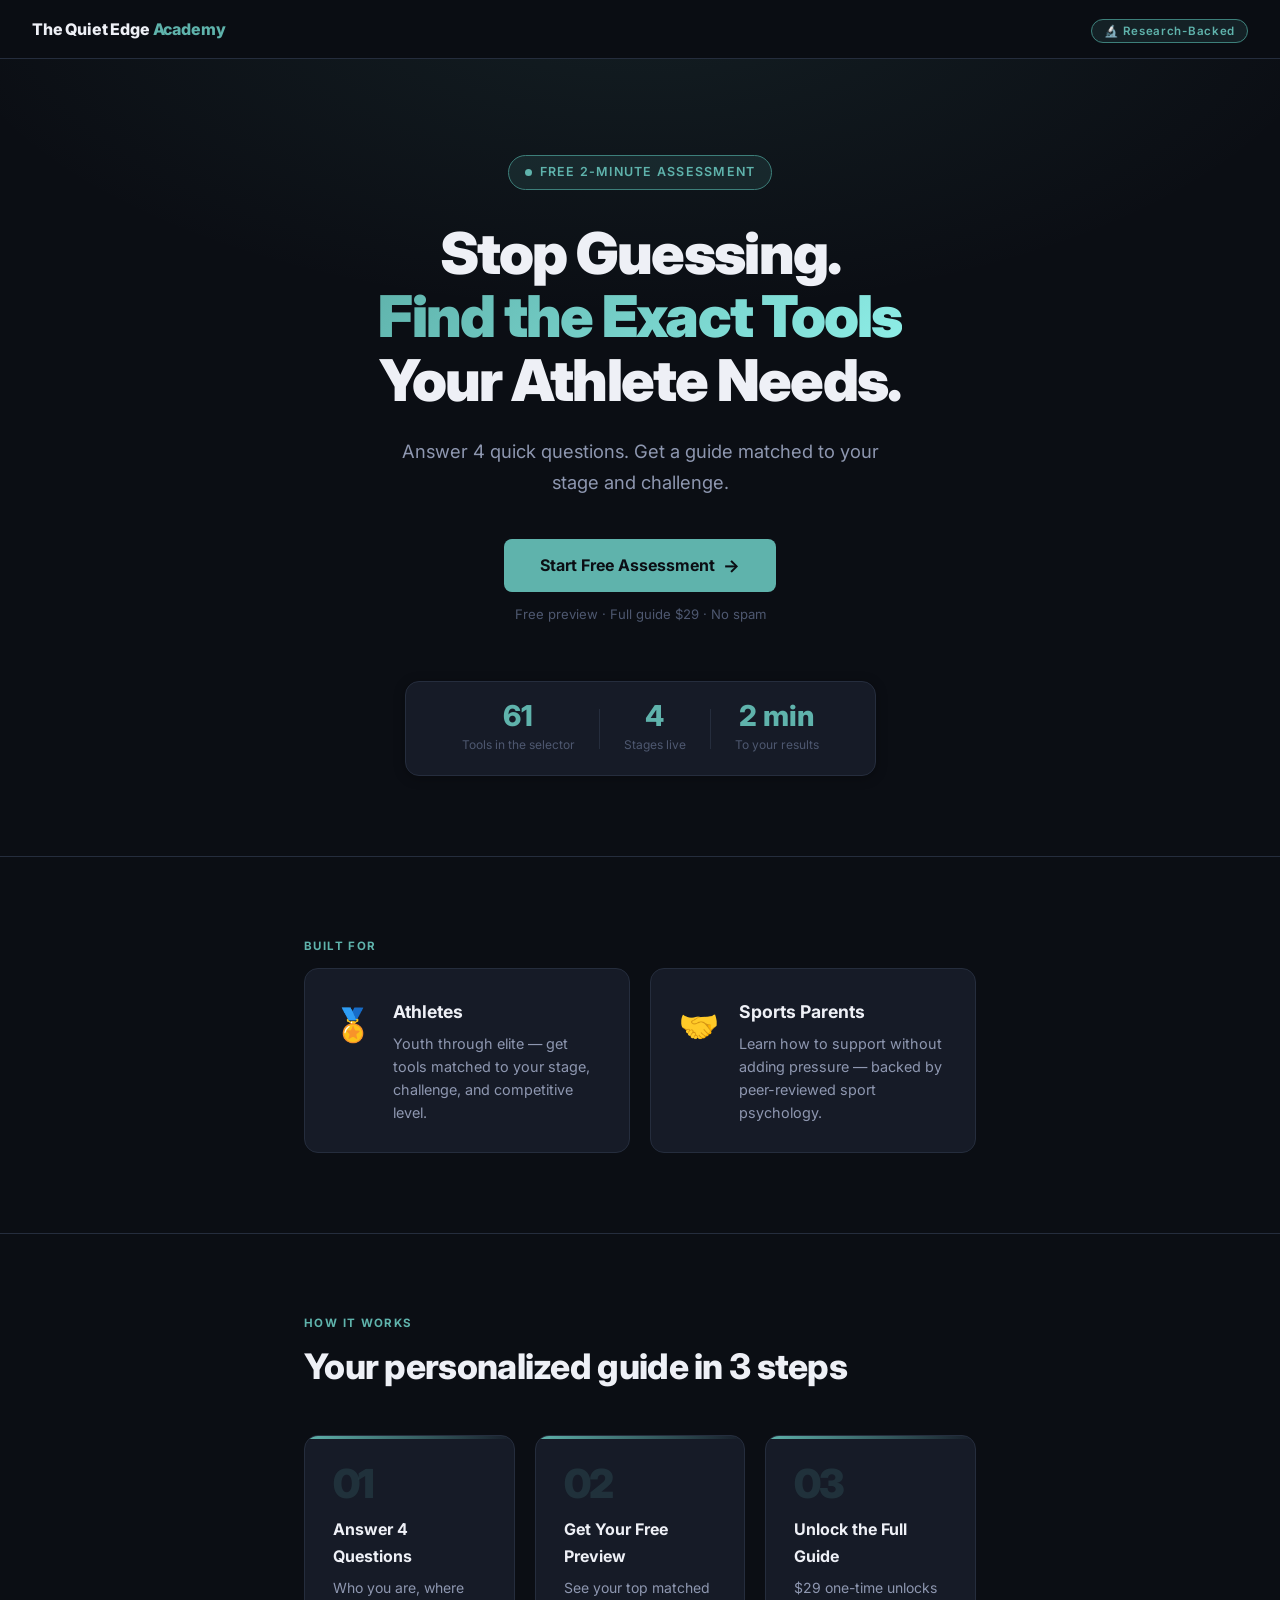
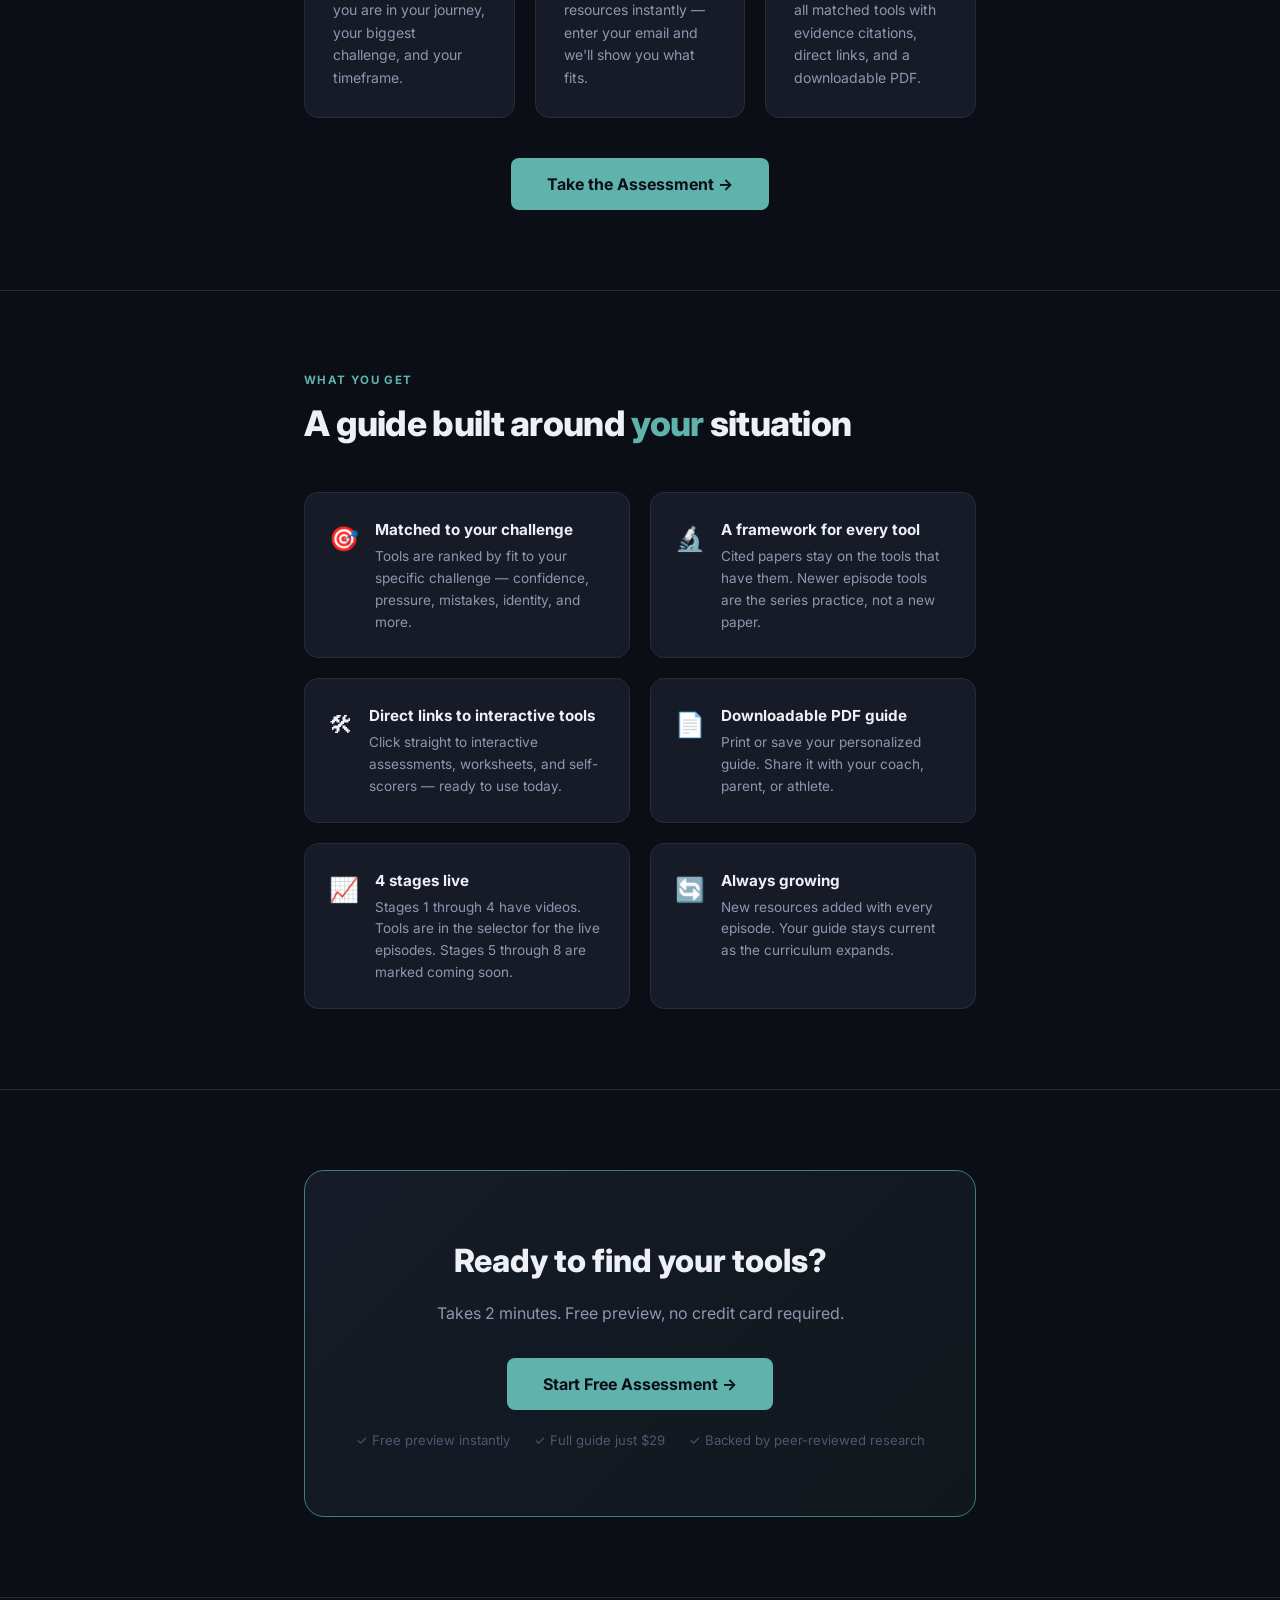
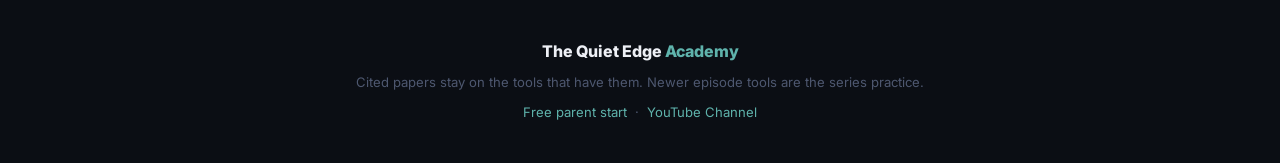
<file: index.html>
<!DOCTYPE html>
<html lang="en">
<head>
  <meta charset="UTF-8" />
  <meta name="viewport" content="width=device-width, initial-scale=1.0" />
  <title>The Quiet Edge Academy — Find Your Mental Performance Tools</title>
  <meta name="description" content="Answer 5 questions. Get a personalized guide of research-backed mental performance tools — built for athletes and sports parents." />
  <link rel="preconnect" href="https://fonts.googleapis.com" />
  <link rel="stylesheet" href="https://fonts.googleapis.com/css2?family=Inter:wght@400;500;600;700;800;900&display=swap" />
  <link rel="stylesheet" href="css/style.css" />
</head>
<body>

<!-- ── Nav ─────────────────────────────────────────────────────────────────── -->
<nav class="nav">
  <a class="nav-logo" href="#">The Quiet Edge <span>Academy</span></a>
  <div class="nav-right">
    <span class="nav-pill">🔬 Research-Backed</span>
  </div>
</nav>

<!-- ══════════════════════════════════════════════════════════════════════════ -->
<!-- SCREEN 1: Hero                                                            -->
<!-- ══════════════════════════════════════════════════════════════════════════ -->
<section id="screen-hero">

  <!-- Hero -->
  <div class="hero-section">
    <div class="container">
      <div class="hero-eyebrow">
        <span class="eyebrow-dot"></span>
        Free 2-Minute Assessment
      </div>

      <h1 class="hero-h1">
        Stop Guessing.<br>
        <span class="hero-accent">Find the Exact Tools</span><br>
        Your Athlete Needs.
      </h1>

      <p class="hero-sub">
        Answer 4 quick questions. Get a guide matched to your stage and challenge.
      </p>

      <div class="hero-cta-wrap">
        <button class="btn btn-hero" id="btn-start">
          Start Free Assessment
          <span class="btn-arrow">→</span>
        </button>
        <p class="hero-cta-note">Free preview · Full guide $29 · No spam</p>
      </div>

      <!-- Social proof bar -->
      <div class="proof-bar">
        <div class="proof-item">
          <span class="proof-num">61</span>
          <span class="proof-label">Tools in the selector</span>
        </div>
        <div class="proof-divider"></div>
        <div class="proof-item">
          <span class="proof-num">4</span>
          <span class="proof-label">Stages live</span>
        </div>
        <div class="proof-divider"></div>
        <div class="proof-item">
          <span class="proof-num">2 min</span>
          <span class="proof-label">To your results</span>
        </div>
      </div>
    </div>
  </div>

  <!-- Who it's for -->
  <div class="for-section">
    <div class="container">
      <p class="section-label">Built for</p>
      <div class="for-grid">
        <div class="for-card">
          <span class="for-icon">🏅</span>
          <div>
            <h3>Athletes</h3>
            <p>Youth through elite — get tools matched to your stage, challenge, and competitive level.</p>
          </div>
        </div>
        <div class="for-card">
          <span class="for-icon">🤝</span>
          <div>
            <h3>Sports Parents</h3>
            <p>Learn how to support without adding pressure — backed by peer-reviewed sport psychology.</p>
          </div>
        </div>
      </div>
    </div>
  </div>

  <!-- How it works -->
  <div class="how-section">
    <div class="container">
      <p class="section-label">How it works</p>
      <h2 class="section-h2">Your personalized guide in 3 steps</h2>
      <div class="steps-grid">
        <div class="step-card">
          <div class="step-num">01</div>
          <h3>Answer 4 Questions</h3>
          <p>Who you are, where you are in your journey, your biggest challenge, and your timeframe.</p>
        </div>
        <div class="step-card">
          <div class="step-num">02</div>
          <h3>Get Your Free Preview</h3>
          <p>See your top matched resources instantly — enter your email and we'll show you what fits.</p>
        </div>
        <div class="step-card">
          <div class="step-num">03</div>
          <h3>Unlock the Full Guide</h3>
          <p>$29 one-time unlocks all matched tools with evidence citations, direct links, and a downloadable PDF.</p>
        </div>
      </div>
      <div style="text-align:center;margin-top:40px;">
        <button class="btn btn-hero" id="btn-start-2">
          Take the Assessment →
        </button>
      </div>
    </div>
  </div>

  <!-- What's inside -->
  <div class="inside-section">
    <div class="container">
      <p class="section-label">What you get</p>
      <h2 class="section-h2">A guide built around <span class="teal">your</span> situation</h2>
      <div class="inside-grid">
        <div class="inside-item">
          <span class="inside-icon">🎯</span>
          <div>
            <h4>Matched to your challenge</h4>
            <p>Tools are ranked by fit to your specific challenge — confidence, pressure, mistakes, identity, and more.</p>
          </div>
        </div>
        <div class="inside-item">
          <span class="inside-icon">🔬</span>
          <div>
            <h4>A framework for every tool</h4>
            <p>Cited papers stay on the tools that have them. Newer episode tools are the series practice, not a new paper.</p>
          </div>
        </div>
        <div class="inside-item">
          <span class="inside-icon">🛠</span>
          <div>
            <h4>Direct links to interactive tools</h4>
            <p>Click straight to interactive assessments, worksheets, and self-scorers — ready to use today.</p>
          </div>
        </div>
        <div class="inside-item">
          <span class="inside-icon">📄</span>
          <div>
            <h4>Downloadable PDF guide</h4>
            <p>Print or save your personalized guide. Share it with your coach, parent, or athlete.</p>
          </div>
        </div>
        <div class="inside-item">
          <span class="inside-icon">📈</span>
          <div>
            <h4>4 stages live</h4>
            <p>Stages 1 through 4 have videos. Tools are in the selector for the live episodes. Stages 5 through 8 are marked coming soon.</p>
          </div>
        </div>
        <div class="inside-item">
          <span class="inside-icon">🔄</span>
          <div>
            <h4>Always growing</h4>
            <p>New resources added with every episode. Your guide stays current as the curriculum expands.</p>
          </div>
        </div>
      </div>
    </div>
  </div>

  <!-- Final CTA -->
  <div class="final-cta-section">
    <div class="container">
      <div class="final-cta-box">
        <h2>Ready to find your tools?</h2>
        <p>Takes 2 minutes. Free preview, no credit card required.</p>
        <button class="btn btn-hero" id="btn-start-3">
          Start Free Assessment →
        </button>
        <div class="final-trust">
          <span>✓ Free preview instantly</span>
          <span>✓ Full guide just $29</span>
          <span>✓ Backed by peer-reviewed research</span>
        </div>
      </div>
    </div>
  </div>

</section>

<!-- ══════════════════════════════════════════════════════════════════════════ -->
<!-- SCREEN 2: Assessment                                                      -->
<!-- ══════════════════════════════════════════════════════════════════════════ -->
<section id="screen-assessment" class="hidden">
  <div class="container">
    <div class="assessment-wrap">

      <!-- Progress -->
      <div class="progress-wrap">
        <div class="progress-steps" id="progress-steps"></div>
      </div>

      <!-- Question -->
      <div class="question-header">
        <div class="step-indicator" id="step-indicator">Step 1 of 4</div>
        <h2 id="question-text"></h2>
        <p id="question-subtext"></p>
      </div>

      <div class="card-grid" id="options-grid"></div>

      <div class="nav-btns">
        <button class="btn btn-back" id="btn-back">← Back</button>
        <button class="btn btn-next" id="btn-next" disabled>Continue →</button>
      </div>

    </div>
  </div>
</section>

<!-- ══════════════════════════════════════════════════════════════════════════ -->
<!-- SCREEN 3: Email Gate                                                      -->
<!-- ══════════════════════════════════════════════════════════════════════════ -->
<section id="screen-gate" class="hidden">
  <div class="container">
    <div class="gate-wrap">
      <div class="gate-box">
        <div class="gate-check">✓</div>
        <h2>Your Results Are Ready</h2>
        <p class="gate-sub">
          We found <strong id="gate-match-count">—</strong> resources matched to your profile.
          Enter your email to see your free preview — no credit card, no spam.
        </p>
        <form id="gate-form" novalidate>
          <input type="text"  id="gate-name"  class="form-input" placeholder="First name (optional)" autocomplete="given-name" />
          <input type="email" id="gate-email" class="form-input" placeholder="Your email address" autocomplete="email" required />
          <button type="submit" class="btn btn-hero btn-full" id="btn-gate-submit">
            See My Free Preview →
          </button>
        </form>
        <p class="gate-disclaimer">No spam, ever. One email with your results.</p>
      </div>
    </div>
  </div>
</section>

<!-- ══════════════════════════════════════════════════════════════════════════ -->
<!-- SCREEN 4: Free Preview                                                    -->
<!-- ══════════════════════════════════════════════════════════════════════════ -->
<section id="screen-preview" class="hidden">
  <div class="container-wide">
    <div class="preview-wrap">

      <div class="preview-header">
        <div class="preview-badge">
          <span class="preview-badge-dot"></span>
          <span id="preview-match-label">— resources matched</span>
        </div>
        <h2>Your Personalized Preview</h2>
        <p>Here are your top matches. Unlock the full guide for all resources, evidence citations, and direct tool links.</p>
      </div>

      <div class="resource-preview-list" id="preview-list"></div>

      <!-- Upsell -->
      <div class="upsell-box">
        <div class="upsell-top">
          <div class="upsell-left">
            <p class="upsell-eyebrow">Full Personalized Guide</p>
            <h2 class="upsell-h2">Unlock Everything Matched to You</h2>
            <ul class="feature-list">
              <li>All matched resources — fully revealed</li>
              <li>The framework for every matched tool</li>
              <li>Direct links to every interactive assessment</li>
              <li>Downloadable personalized PDF guide</li>
              <li>Resources ranked by best-fit match score</li>
              <li>New tools added as episodes publish</li>
            </ul>
          </div>
          <div class="upsell-right">
            <div class="price-card">
              <p class="price-label">One-time</p>
              <div class="price-amount"><sup>$</sup>29</div>
              <p class="price-note">Instant access · No subscription</p>

              <p class="price-note">Have a code? Enter it on the Stripe page. LAUNCH is retired. The price here stays $29.</p>

              <a href="#" id="btn-stripe-checkout" class="btn btn-checkout">
                Unlock Full Guide →
              </a>
              <p class="checkout-secure">🔒 Secured by Stripe</p>
            </div>
          </div>
        </div>
      </div>

    </div>
  </div>
</section>

<!-- ── Footer ───────────────────────────────────────────────────────────────── -->
<footer class="footer">
  <div class="container">
    <p class="footer-logo">The Quiet Edge <span>Academy</span></p>
    <p>Cited papers stay on the tools that have them. Newer episode tools are the series practice.</p>
    <p style="margin-top:8px;">
      <a href="https://cavarjj-dev.github.io/quiet-edge-tools/router/parent-router.html">Free parent start</a>
      &nbsp;·&nbsp;
      <a href="https://www.youtube.com/@TheQuietEdgeExperience" target="_blank">YouTube Channel</a>
    </p>
  </div>
</footer>

<script src="js/app.js"></script>
</body>
</html>
</file>
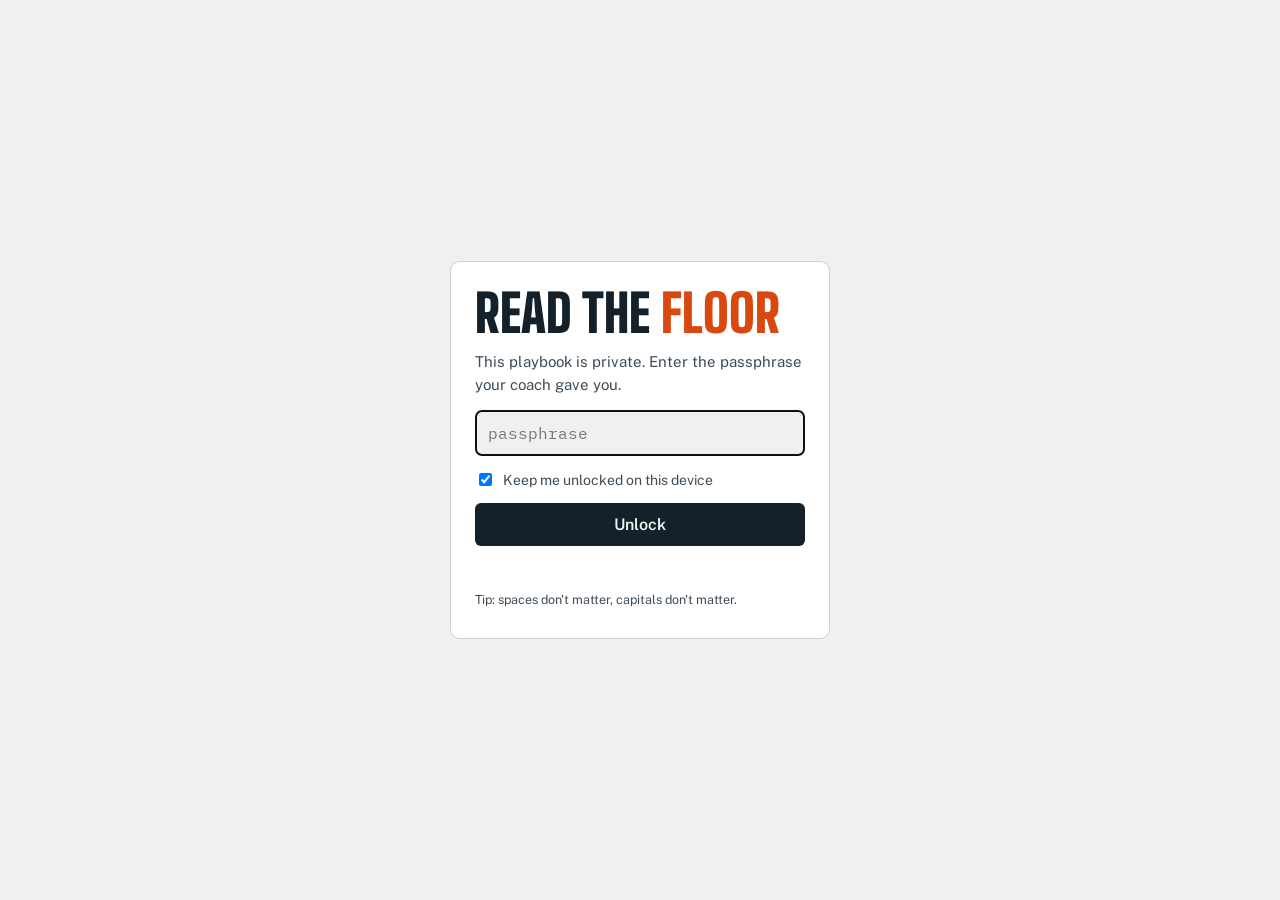
<file: read-the-floor/index.html>
<!doctype html>
<html lang="en">
<head>
<meta charset="utf-8">
<meta name="viewport" content="width=device-width,initial-scale=1,viewport-fit=cover">
<meta name="robots" content="noindex,nofollow">
<meta name="referrer" content="no-referrer">
<meta name="theme-color" content="#14202A">
<title>Read the Floor</title>
<link rel="preconnect" href="https://fonts.googleapis.com">
<link rel="preconnect" href="https://fonts.gstatic.com" crossorigin>
<link rel="stylesheet" href="https://fonts.googleapis.com/css2?family=Big+Shoulders+Display:wght@600;800;900&family=Public+Sans:ital,wght@0,400;0,500;0,600;0,700;1,400&family=IBM+Plex+Mono:wght@400;500&display=swap">
<style id="gateCss">
:root{--g-bg:#EEF1EE;--g-card:#FFFFFF;--g-ink:#14202A;--g-ink2:#3E4C57;--g-line:#CBD3CE;--g-accent:#D9480F}
@media (prefers-color-scheme:dark){:root{color-scheme:dark;--g-bg:#0F161C;--g-card:#172129;--g-ink:#E7ECEA;--g-ink2:#B5C0C4;--g-line:#2C3A44;--g-accent:#F26A2E}}
html,body{margin:0}
body{background:var(--g-bg);color:var(--g-ink);font-family:"Public Sans",system-ui,-apple-system,"Segoe UI",sans-serif}
.gate{min-height:100vh;min-height:100dvh;display:grid;place-items:center;padding:24px 16px;box-sizing:border-box}
.gate form{width:100%;max-width:380px;background:var(--g-card);border:1px solid var(--g-line);border-radius:10px;padding:28px 24px;display:flex;flex-direction:column;gap:14px;box-sizing:border-box}
.gate h1{font-family:"Big Shoulders Display","Arial Narrow",Impact,sans-serif;font-weight:900;font-size:52px;line-height:.9;margin:0;text-transform:uppercase}
.gate h1 span{color:var(--g-accent)}
.gate p{margin:0;color:var(--g-ink2);font-size:15px;line-height:1.5}
.gate input[type=password]{font:16px "IBM Plex Mono",ui-monospace,monospace;padding:12px;border:1px solid var(--g-line);border-radius:6px;background:var(--g-bg);color:var(--g-ink);width:100%;box-sizing:border-box}
.gate label.rem{display:flex;gap:8px;align-items:center;font-size:14px;color:var(--g-ink2)}
.gate button{font:600 16px "Public Sans",system-ui,sans-serif;padding:12px;border-radius:6px;border:0;background:var(--g-ink);color:var(--g-bg);cursor:pointer}
.gate .err{color:var(--g-accent);font-size:14px;min-height:1.2em}
.gate .note{font-size:12.5px}
</style>
</head>
<body>
<div class="gate" id="gate" hidden>
  <form id="gateForm" autocomplete="on">
    <h1>Read the <span>Floor</span></h1>
    <p>This playbook is private. Enter the passphrase your coach gave you.</p>
    <input type="text" name="username" value="read-the-floor" autocomplete="username" hidden>
    <input type="password" id="pw" autocomplete="current-password" placeholder="passphrase" aria-label="Passphrase" required>
    <label class="rem"><input type="checkbox" id="remember" checked> Keep me unlocked on this device</label>
    <button type="submit" id="go">Unlock</button>
    <div class="err" id="err" role="alert"></div>
    <p class="note">Tip: spaces don't matter, capitals don't matter.</p>
  </form>
</div>
<div id="app"></div>
<script>
(function(){
  const P = {"v": 1, "iter": 600000, "salt": "1TOwYEbNQJqU+1zEXi2Axg==", "iv": "biCrPH+eTWxaafF4", "ct": "Oj+xQMgTG+3v12tS3vxIYMiGGjkVSNdELS8Pms/FXYApL2BlfkO0prtKUnH8u55P1tGgNiLmdMJhZZRzFVx2Y7LYkVA7oCCC1zTeWlPSXXPI90fabmFzeGONo5hETS+lk7hn+0uI5QzwmlY18cq+gyxQiI1Svfc33DUM4tXWw3rclVKoIp/i5S0f0V/c+2NbHQ/1Wt0YAJ73hac+IYgkAxlF7i20xFOJX/gw2YuMz8XChXhwNAyYThAXk19AorW9FutPsE+Syw90sUva2tvCkjhRypyPYrB/vWsSFIDmuEOURCCL/NS2hM0WqM5g78aUvirDMsNIOrIyLWgwhA9eETQoELAiIwBwriyVNytLhtTIkn7NO5YinU+TQqM7FnWyEDSZFCmYSXlvx2ZTMBd0o8setVL4wOQXZGwuxW1keukhLVN+jnbiShp5e1HaVbEYSYx8roLWMACzhLzwaLbkGosFhnbU0uyTQ/3PpBqTAdd5RR1P82SIQkgZWydmVGrIORRU0h040YpLs8DZxSQ/CbqMn/OFGWPRdXF4czVPH4oPLrsZKBtOkwwJ6rG744sDN6yRBTQ2PKaHSLmCyeUXTXofLkgWNSGikVSu8qbk5eehUNap+vDhtiK1av9bkkRQh2lACxuQhbdcUbHknPpStDj+kQhCcvWSNCD44TWXxHWkjzi4c9O1dKSK4/u345nx7qf8arqypz4QL20FBtTNYVzVKqWqo1ssxmq20ie3fOJqmr3ad1jc+ric/7JRIk5Bkb0UwcvQOOypSDbtAiNEtbb8U7VCbVzr0RrpWt1PYBXjMYjp9kNrVUT1OETBDRMGdSbDdSYzv7h20p+R1O6FRvCmr6xQ1WAt93J8BMjlMviVox6S7DE/OTthsvK4pPk1ubUUcEfTF8UsV4A8iWu7qRKEtBpnTW23sygXbYe2Od5zDF/9GxzncpV3FNK6RJkgpUDQymJnK7zwnadGKRjOHv3Hw507YjdUWdcvP0JiYhJhIkaA/EDuyDSIE8ikGWBUHrxqoruJcHHOt6MgkKjEXdHovbzrDQ+NYkCCqaAV2tgwggKmSyJR2m7uZU1XUjZ3maINlWw/[base64]/1PTWrozlCfczOpovmXe59Okxr7pB0ekCJQaUjMae1QTOPt6+GlUaUid2ckYF7rioukPz03V80VW/3duD1LXWPx6VyLZ9z0h+g84zQA6tzrJVhbwf7hSH31Uk/Vu/UfecXo6JB8175ffd4pC9QLwt6Hf2Vciaug7R0l9fwl2EqxEJLNUHlGFge8oCqTyZNLOAFTXdGbDSwJH+NdYChboFazf9IKcC9i9yOAfrIzi2ilfKu5JUqeUfojoDc4Ylg4nEVkytf+93LPyJTiyQpfmsa7HydidlphAKvH+46qegxAehpLEyu5Pm9WyBYZWUjJutD/73vdq2k7DcIXCm16oJ/RuTFDqH/gu4NGxDna2iPKG9eqOupdzXv67JzcKnjt90YY2nkk8kx1OcJS2ZVVVRlZiScMvP+IYThBA7q1PWh1qoillQ5HQNfbeuj5Fq0x5tWv3puMLWEnbL/eyPNrpmcX2bHE4Xsst4Fp8nSFJAQ4rl4QojvOO7/4QSdRNtbmHrZIAoXLrbRNijcT74o//Q4TGVtXEkFI2DSh8vKsw8Qc/[base64]/AlzwsGcg64pNSP6kTk9Co0zQYSU4V/WzQCvyh1XizlCYSLlqwJAZx5P8cWhbu4hvp+EDvKFvKvBPhvUdypFdW6c2Fud9+1UEklytk+cKs0GTlJ5JnECn4CZnxv2A7C/eR3md8OJ35MXxF52gJWb7xLtF/8VNNzpvaoDb0ojpgS9wN+kjoznJedbNEH1W6FshI+6qcYiCHnWAJiUiTlGhj8K0+yLkmv3dFnkBhAvWEgglMVrZpqbvg+UEkzvGavE8+ewkJDolH9GT5/eqOjTX+QIhE4jGu6NGQZDwal9cOenibxD8H56ud9SybCRvAIxcCiYK7tHI0tXFysgisuT/z270O5Dd+HAtFUufvsncyeRJeEFDjSr6hT8C9BesnbLhF1yqeErGRR9i8BFPyHPJShjr/cchp3J2Qrl7fuG9UsH4RP/8h8xiUasnijn9lWQCNyuj2K8WJfg8Eo3tA6oJ55jl0LdAfE9111ReMrqQCnVfHxPMb1ZBWHwBsLCycYkOAwUDxvXYSzYevLFQVxoVRJjxuciuf10nIZSK8i+lvtm85TP/ZtZU9peKovDnEvE1tOBqtW8TyGK2d4XfWJRHJdjTrzEdq/G//0QyDghyRLffCK5+JOb0idScznrODzlQiVJtpa9UUkArAjFisUhGd9zpLfTRSY9Qjb+jb+gyx7tj9wO/+m8rBY0ZH/YcJakpMQRj9J+vJtw0C2tR8huSTTMvtyW9BbRcFY6lzPKQjNOzWmbKPCr5kI7ry7cp2aHU3Qx1nEv7ylsDzplWf1W7haEtmnIcVPIhQBc+5Q6h3KeikBEwgPfR4HDMJ9Y99NK9RqX3lduClbSaTO7jn3V+4a1YasoEzCyPrHDHdV74D4AGACYOk/CCbt056MVhPp2pbbjLzqzMz7fE1WbcIlgACbk3wCsG9MsC82cF9/R11SfzfQOL5qWIcJdnRJECFulLMoXkJ+VQq8sg0GUKL8hRSrk0VUCYTnvGLLmZ3QR/5tuyMnb5wqeF7d4DNCa79VB3DPSGO/I66ebw8FadhMNJ++BfXRz1sGhARQcfWxYrNzz8WXuJfgriumC85SMA0FhnMKfEQxmTc8zIWU2C9Hp3LV7MHgsC/wn0IPVHW2UXBn5N00111v/KTXnLE2nbMWH1PzoyE19P4IfvUJvrkl3mBEI304+aRDvuV32SnJgMJEOuTSgNNR60azu1VgLThoyatsCfX0x9jTWUXeMYPNZQFV+XEMkpDCZAOSLniut1ayrAqaQ6aNJiIU/Rt6GDdnt5afYl36IDSOWdvc/WV/L6zy2SwFsgM4qH53nKsEJf7oUo5aHwpYYs8Nrv5w7hfW7SdjT0VBw6JfOgCUmJ48+d0mFxqo1f8tEd7DBB+YT7SqqcLV7ywCo+8G3U17rWaJIhunMpsRG9WOsuAmQMh+eXXhpuLBFuOztQPfFRccGg39ipysp1uBnykSibSG91vjLaqz+/36l/caPs/Nq+Sl6iCjfYDM4Gyxg/BZq68k8Njux2SXUeDQkEjm104+Ya/qE/jfMmi0Fq0FNxO2H0YERzcXk82+ob7hhWyCLXb7pEXv0Ykmckm9nvr1r5vPhf0OGyrItXDlM3G4Dbas1CETHG1YzXHiP5kwwfQnwrbLohNWcnil8UEWL4LGrYDgDH7PDZ4d76NKiEzjcdhR9ZLmpBWTCfP/dKz0ARregkkCMIbAY/[base64]/5Ui6NeL6p+08VjPElCmLDOr6oiIAoG1wpBH4iqVnwlPWbFL2Bn1GMJLxMu4aprmBuACyunQgDAxVNabzy1mnTnoK2/HxVfqh9CsUkB5D9Et+/07yH+zGPSGadaDdQlhAtn+KOorUQ1K9l8yt1OizQN3RjoTuTv0VicFtIpyQemt71OLEKvz2ojVKdQiLs6qO1LmL4JjmzSQbxx5G/aVxvSNYy4ZXaLwdxIPtJBpNR3eYU91brYhlw3EFiZMZ8Uin4E7+jzfdvhCAnxZHGKDL10lwbIxhxkR5i/xWe8VL5/OkHyn2lOjivyd8jAs5wytOBCg022ddubQjNoo8hwlrjJTWnGJcMA/BvWL8+0nrtyPGdczff0trlY539W8ep5P+WdWMv1bkVm4VlycBFyUDhG/jb0IaO2rpOgZZJbWql9HCrTVe7fMbirNnuYB1erGCVhnaO26tcKfs+ZfXos+2NHT/ZttIWgN2W5JGuOb2BqhNr7hdFDJ2r3yt37zp4F6YWUiLRPqgwyH2zuasH4fB/8nxCiVUwmX7m83+yNbYcbYXOuQs9wcAaCn2EfrwnZKViqwpXrMp8XF3M0A9ULDdgCURfrSs7J73j8Gei2iUrXhM61hwjvzf6blCLF8sWDDgUovx5AqlGK2R2RWyenRtuBCgefJ+sW5oVdhighv0uyyDvPoq4c5PDjKlAUuvN020jhEUh74yVTcnXO6OsLZQmS5/RuK2iZdSDNBgMrVRuqtgsIWg0zc8UhHNa2UcHJPyIPzUPzXLfrHyJ0RrAAGWw4+joZpBJ2dspnT9K5lDxTGQECVwo1JV0VozWke/mYI+MLC7mYIy8Nrjp/Ql9kiDj9CgDGn0ajzKKVGXCEJpQPBxLQdEtSz2/[base64]/vbigoODji76bdJGPmSm3x3XO8zrIlv88PjAaambFDPtp5lEs1wZRHk+wrFevP4PCtZqnwyeDtfAGLBD7eqVDDlqnPrDorthAoUj3hn31Gklq8YfSe/m9ncWViG8cP6LwWKEiJkbyMdqmDRp9hPmvpgIpR+7sJY2YGEukBZpnW0MzGee3aqRNf/Uv4zrs4zhhQ9UBE8e5LB2QiCQOKGKBsfSIAG8zeQXTJeL/dMne/R9WuGciTFcCU8xkmMcOs/ChXm22UlvM6RSsvbDOzX83RDFQ3VGDNAcvDmxPap/xumfWILEQ1UkShtsK3Smmosed41XHshT1JxPeARtLgAjfWN1Z0ps5OvNxbyUqmFDBDddog2C+FLIEMI97IOGNfgTRrxcGWa0aOlVHj8buUC/f6vGzYlJQ0BGu+MRltPC8nt0YJqCZllOGO738Tg6m+ZPVaVH9hTz+fOWCBIjNLn50aGZYqqx/ydnZtyRW4OD6+19aMz3qxULGSP8Z+AqwM/nge4M3VW3zR8SPo9xFi+eQW7/+M1KG2+t6TMOedJEdMoCM7R2oPslY7Oj648I0wZGOy7+m16LE0SRwUORsKCPKydE+6faxSTbW9vrzvs3ax/7mZQC9Lush+z1/ckxX7zWV3Iw4zdG1TVTex+vCrCEUThTKDkQP8q8lHseEoI69zu5H0opasz+6UHkjp/ctpuybKiXpNUECeQuTSo97J0DunLIkQD5HHwmXrNXqaFxq1OPYDG5mfJJMIbfHNRbJSZ7pCpOPWNznewrP+kkOLAAok144EcYRJCnbeJ4DEuLtlCOZU83a9ZXWvtk/XzLKGlL4SMHHr39nB3LmJtx2zD3/wgP9rNMzBSEKA7Ks4OG1Sfqm8c488uBv1WiZbsVRb38f6l6WZDEWuBnWfdwso45GBELURvwLoRa+2LXt6JdVwRe4P6J7yJ73vRMzm5bDoBHONEg65fwzT/DU5mzB7vVLmSlQ3IBBjeySN9VSN5m/l8SwudZrIFjFkwf09yUFZZ+sK9WfP4/vREMRg7NFvnSKy+em8Sy8i0cNHv6mLmivdTR4A6TyyYbQtTVD61ncFKy+eB7vZ1oohSvl91vlomYCcnPxUOQqHX0/f0Jy4hCo9/PpyluDvYV3K4REJSr8WlpMA7EqDED1DnwnYfqtARCWfzvfyhCMNfihTvE47GEXIRSGvSmqj/ygg+uwTPcSP5HMSWIAiXGkEFB2Id9/B2dH6Gv/Lsg41oUxsFU9P0DFwTGgTPVu4SRTrxO7uirtMCk6IiV+UxuXZhwcvEWwpREd2K5xw79FLH+zTx02BW8bTlRgo+BW17oHTTmuFoWw6lqEejxhi0n8zrWLBkRJExr6Ofm/597z121srUqWAZ/[base64]/9P1swVfbuaQcRx3sE/uTZH9LDwf7UiNMNPTKBWk3RV/sC0uGyOcfZJ8T+KvetY5ga64dwG5g3cSrHhkYu0mJ91Nt9ZCEz213eCus1GzQP0nl8NczzVq3VDNCWPonHVRdcPpnDRRt5gkgnRFBWJfoS3L4ZPm9BFRrRzP7KUjkUb0jomJwOZorgSImZW4p5Vg1hw/q6nXVB2lH/cVgculgZ606gWKbFoTcTlTN+ymFe2pnwwEUp6ibKvbJEfLTmZvl/7B7A/ufPWS4ZP9+DyCE3/HmZHxkaSg3B8ixDxumwdGGy4ialYEQB4xej7+TClCX5GY6AFW0hurfbqhXJLz1a6Uqz018+qq0alKNv05KRYwSLD2WNZWsH+sO64ZzpKCNGWbjRNjAcUHczrN3fJyfzosAmD4+S5Q2KjyprpRwxOHsasXRdkmOJ6PWXW5uoc/aeVNCG0E4DJkzJ6uh6biqu05sSApGTLfCCmCH6ZVQX9mNOGIcShNFt0na2dyPBwxuQIuDAIQNjkUpdErfx+/VmnOC0HL7iVVIiG4CCfAa+CVxr6z2Bn5JAES+ZLjp9E5mgRLtoL6AWcXv2GCRTZwpT1+nbYNq+5Ik4hCl/FXIPY2CH2u4EeCvcFnI3hH6WuHIgX2EYgFtzUJZv87kETvAM+QhcaLXb01saNiR+c61lI9f5EoTW3jy2iUkVW8VZ4/ju9W3i/2YOtDg+M7kQFlrAyG3/C2pKLI36rHIDwbEm9S09XKJKAT8wL30VqddhQgxIv89/4xSX4vZWaRELRYR+KcHfg4bhmr1ydDQixUhH1VkZwz4R7s6tlxzFuGBSuZN+GxBCnWTt3tSfHjozSXEcRikeYIuDouXy3ny1rWonni/HCCCVVEJjKkw9dxxygvI3GqdeoV8LLhIK48JT6LIUYd+nM/uQdbmqhIQaIvSIv1sVcnHIqXsNA+RDfn/2hxem4tAkxI2C5eraIN8q45T7bIi3NuBxH/[base64]/fKhguvcRQqZK4sXMGmlGn91ZNGhs8x2pnIf8ZrrPojCH+xKlco3wdvAlxcQwfzUBrcox3bff7ZgVkSh9LuYIVXCY3nwiIaB/[base64]/oXpdhQBDvJkAzG0hYFkwD7KTUE2U4hADR4ocj/vG2GJsCjpbrPRvjLJIjI3jnuJrcQ56qOtif3wM77ba3CDa+Lyj8id7Wag+80lsfN30W6EGl0ou4VGsd8cC40KLtIlyGm9sdLG8xzfZggFtIw5Ui4oT4SVLM/lGx9w9xUfRSVORgF2kWG5o/WpTn1DKZjjEif159XDC6a5z1WV+8I2nfPaGz0OebLU7cE988bnQkX2qwFM6U4P22k1QTTsuazn7LaoH8M9ocQjOPLVG7KizJC6UyTpfencb58oU0EPTxUpMbbpGRwu3wF/IfVqvYlNx4lKViLlXSbOiKdoRbfltIPJc43jQC06o9fSOdaFYWx5znRI4wVc8cI450vTC8i3iLmhtvHAL81mgZDMuyaoFqtFAHE2eA3DdbIvPDk43o28zZBsESa7xVVRk6czLbuCX21L9gywsHkR4TfwFx/6HVrg40/+23hNNXCldJDJymvO0JDogf3Bp5AlZJTEkkEBhRn4JvLmS7RLODcGcNkxlwUei8BMLVuUfK64G+aNa66WJXgsFBNmNb+ai+sHM1WvyQsuGeXTSII7hdar3i++8oX7D2AP/cBZAmPKZaM/78hHSXulK/h4auvItuyJJ8nP1CK9kFSlzwBBdKBy9xyDLLoJIDkcGfbbRlvOTbaiPbNXEr/2Xfwa3uVzF8GnAvQKNJ6lmxOKTN6ke5PDSqmwn0cCpBlIB56VtyRAbDqr8uYOxVpSaDNAKZPFjtJ7rok+QTRDG4GXwr3amb+XGL4y88VKiF2YPrX9SYRFse2FVNrfYb3o5XNRl2s8dLwAXp28YnbqECwXG79pRgPD/0V/RqTBjfW1v4hmOh7mhfUGtjJsjYwUp17lNpGBwFtPSlreMl5FKbk1zzLnQvtvlLn+BYmJ0mvDK7uUwUmCV8ouplNHMLavnECjFR38Nv2mCG/gePPPYuFL2s/ueCaMEXgYbl7b/RmVVL0AxhbsTnt+iF/O6MRKWFmtqdQIQFxfq1crWPDfUz4hHhpV0YpiMZ2yXFnN9q6/FwuN7Axo65UQJAgy65NL95W7iK0hmTkdnxM6zr5rPgqpP/asqWJtlPUscIX9hcN0LRRrKgS53fwMVJNsLGmndK3Em0sAsRQvta0CYdnwrae0BdcsvqW1GhIBBQ3KAeJYGOdAXOaHVeDWeikxtE6PJaNfp+H8zrV2zs8k0J8hVieR+/NvYCE6im2ciuLKE3KUYTliI+Y/eDgZDy5c514yVpIn6v7V8h2ql8wn9Khcqm3Qe3g+oF1w1vDO5F7b8IS1MxciJ8Fj7IhgsWJTdB8qVjsvkI/ZiPmE3kac8giZHyfFbU84sAXI6SxKaX4e5JMgnrfVcBpWG9eE5BAfWCn/bqUTT/GM3uWV2SWywaKpcS8Y80PN9lr2n3XeSOpEykL3xI0Ec4HgLTd3YuGk/6NOYicN4Xn+t8WpN10rYuXxMS98dASOEKtOfD+2h3kTlQsA8RiDQJ8r/t8uI2d0iwQr3cQybxGcqbV1VNSuKPXErGYIxkycF14hN0eLRO1VZ/3fVn9eBEbsKtXC+nZfZwmX/[base64]/a+Cv7XpQ9WMRY+8Sisi587IhylI6sTUHH0r3SfXJkt8rcep822PTPCLzQgLzl7PqyZUuhJEZD9voEeaBK3BbwXFRhLVTXAPLJRmxt1sf0aEXkyIfQjAhTFJh5nqtj+rbq2eJRhk4vnguWyKK27/Vo4Ta2HVMaKqfGFY+CKjc4W/UafbUgM5IqOVej0VBYux2WONVZBKzz7QhLHBNLAbvhQWZrdfYrdcZl5wCWDHNR2RfKszvummxLq0l/ZfESQUnKygvzhcAXbXPgtmh8FTjM5lKZYcy/eaetqgsNHiEte4ztTMy536AxodPTzSOSY9sNUPslzIadDG5LQBaU3x1ErsseMZVgX18bHfcKb5R0ER6pbzQFl10OBWIeU7fHYB9M5/S8wPDitnhlPn3T7hSpVGaC4bBT+NOqm7bioz5tqOQZ2PTyYG2N8DZvWDCcz97zjKoEpcIK/1ahYQ/je4o4FG3s+gdZgIx9lgRRLureLwNnZU9k1MoHzMb4ebW84kMBGYLj6yUe/kySlxfBOLy0BIa32eviS8wDnb70pyUqsw8sE3rBLNPfkoufw5loQKdFFFWat+Mx+/jIdTquMutrL/1XoYPOevo6tEkL3JTngZipwcm5hiA3LOADo/+6fUIeriKUU8Y0JM+C/uwT2S2XpJsC/JOSSbG10rXCMRxr5nHr5fenPdsoVpa06unV4+N91JlzPDhQzoRie1QmoCXT2l3vRHIdr1Pub6/AU/Io+YpPSLovrKL7wgVBAd9a5BE0SRvenPMV/jMk7Ul6Kz9OS/2mrfLO92pYMZ0O1J5FhocGk+hvDKT03jaI7HvaXidNlaJwI8ceZkP6rMiwZXHjS00/i2s9P5vfVqHJWQTfRnd7va2ghOX6MLDbtwFPgcD+1YScCaYSuGkQuQ6u1sT/NqaR89eTQ/402X7c0/P9otqsAQRfwU6yp9y+P/VTyep6h8GnDrcp673OZlnfEA5mSTTi1nVJ2KLaaxLNTqaP/F9lrLZOs72nPy+2RPT3SDVY1OPkGXf4OBUFeZ8Ooy8PRaR/TObpLixmnFbyEw56l4KXgykm4gbVUuGren2Wpv/rz/dh+FgeaBIhDB7Hd4BpkcIYdf6zjhoixB4xZndh4cGF2dfheXXbsMDo7Kd3R5Q4vDC/3H2ggLWVugiHl8on8GK2FqD91kr6TSMI1C8EvlgLu15w8KkcB27AegXJTCGtAwRp/nBmeqF3xZ7fbcxVuBqYG/BtGcCfktIXeoi/brTijTx3+PmH6+qq3Lp6TeS7fOW2lua4xWyVjZAzR1ukP7KaIHRNN9LpvtMPIDUvml3Y+jvOfa98L5mjp33Pt8cev6/aTkS5dWDvVgbVPEaRdAsP9P2KK0hSDV3HpDdwELQd6K40/AdqSB71yQCNx7D+XSUri1kzWej/Zzv7IHTZafGoA3Hud/hXftuVRJqRFfoSVTWOIm30GnBPxwC8CcoOTlKrcC+C+aRm9SjYt5Yl8K9uvlASbvKRSCfNG603Xdgo+avxmbybI/sU8e9Y7AOjf/4hP5QKxg+EygNnYWH4vf40EavvlC0vCvpklDz3ajUkosaCxNdXycR+QU2iod6tSMYpZ0GVDDY2Ac1HvbOKnP3APvQUGsAjhvmFOxBrpHfeZ5vVyKfhvwr/gkAqA1z/PeSINuM1RuzqKeCFCT1FXqO3wpiTSP1CrbvsySn3XKBqYt0lLkHxWhn/evxeKtC3r1oet2wPWmG718oQCL1vnWzxZaJ1uVmBWds/yEQYGIcQ6JICaZzADnBFg/whaddtA2QCejuRFW6LG2aplGu9srtWeohPTSgCLZTiCs6eQKtiswKv3mBPN0SxYmj1uzpt7KqOMiwfr6e/7gc/3FLrOSwxF2FqzCaPRKgS5SYk/eRhHU0tJMG9MG1lpx1H1YiXm9kl2MfzU7S8bIJzA9PEzcmmoplMBR6tnAH85nn5p5cGiI4qDmwheMPHuvcghZASiczUMYxZRwXbjcPhOvrW3Pm1iJP1L2BWT9X8M1u3DCBF2qOFZU9/nDHskCRZeJruBU2z/wQ54FUp1tzZ+N38xkaqu2hAmwkFv3yOgDyJ7Sks763b1Yz41gVuMYe/8ISXmntvLpE0hjwQkvpzf1tKPOVCnFybLFCw+VFVOJdVFRmyO5C5BlkHophHQkmjIBVIbBR9cNWKmQja/5fYrsX8WmoQjSkj6NsuCHAW2mMuMU3BLtLmsWTP13Te66hU6MwGI8v8NIaZ4S0daozwlXJ4hBBfHUuO5LWU+lhDf4D29WZzSTz93j69AIErqsDm1TnG39qIt6iZnUjNZ/6L+DwOXI5/Pt6SHDiQX1aTSZAPcB/Fy2Bx5Baj3QSeL2PVE60Qtngg0G75DQp/DMb84gc9jFYuebRZ/3YqxY1miPgM6DKyVZwf2UKlhl0x8PgYGXvqmZuOHX0FjnyaliRVh/Q4ekT07rVW74L7W7iVrXznqh1ODciWkNZ0Z3BZe2lPW1MRufmewnQ6j9jnCKk+9cNJSeueUjvkJIwoJLCFIAKrU3uY67aXqmZ+w6egeRqVO38Z4Taur31SJdp3jl12RxRfX048HhSkgSIoq+qqGz0L5UgZ9q6fqgumm65GsIDNV0C/yzEdJGDuhwpUW/bq2KFpIT/z9c4gdZIge2gN1dn6YJmulxGmvIUWHDNAEBQdQzoGLjLKnqmdTz5kwDaC5tGfkfHzSHbnlCdO8EDDBHPJwhfqu1QgtmRjA9JnUa/BIeXf1bBQOcmJ7q72qt5k8ozbF56f9m+lTCKEYxPwkBnQ7gLKeYBtW8OHoNiMgP97tdR5396Z/EPUHC0ZwBsTd6WVPUulnjHr3lXgj4kAJz7e8Unp62k0tq2L0PncxErNLIk+fpPNkr5IWAZICQ1csd12tDPS1c2GWyATsMA8k0xZatPgDCcmthLuAS/SSXrpiYWHiRta8NAG6i6SaSSTbAHXiYJH8FFl7YFilJe+MYzFZTZGZ12sQg4HgWOFtQpsTY9s3XIeEZsFcrvNqiuyXsWYWRjVhpz31GAo6OU4A7DTxRDjkHB9XrQ2xzEAuokXRpIKYY/p9gjyP52PedB2EQu0qA5gUZDbsfcF5vdjtZ7DD6Blc2Iv7C+LrDL/sLQgokmd/M4SDzE/7uUki+rBFe93ni9ijHPA1b09IEQxxLVNzfuE9ErGxlIEpFWnymlNnAAnwdRtGVstlzQlEnyHo3tVxOEwbK2QZ8BpNqQkrZ/c5sw1wqwQ00psGSGNFp5ybiFto3iK/B245ChD/3KKZgqOt2BAB4xrLhSqfkEClDlUR4xvSWrO+xMiHF5bV7LtD670XB0/rUFpWSBzTlyE9rnsEELrIfXEG0gpGmh+XD2wvHVmHEcXZnvYc+PsdhPyM5JtK5XgqSTUG8EbA1b91coBFQ2cXZ5Lo+Mx24/0yk6A1v6h6fwVELq9bLnzdziApEPvgIhkimmbavUi4jPlDxiLFBznehZagkt90+2bXoJzX7o/FwhLLpKOxIv9lN+5Uklhf35KWcvfR3zdKwfj+FLXk00O7y+Tq9MnHW3xnTQD35thqTDWL9IeZFEB9FXznd808SrYVPEOSc7nQs18/d+6bSxUAJteRaPzd0+vNzO0Hp3lyNyCJAoEI8JvFzebh493o4X16TXFvV2xylVpV/rlobi3YrQr62EHwT05HLCx2MrWozzitM6iSnegqEoR2hyN9NxJ3x+YqhxeNsOJKfzNUWwqp9Vdj+YleB2IBN4ldqnr4OvM4zoMeuIR0KjxXT2DZsnftqy7TYlTXHs9pjnwNa5YAh5/agQoG1I46PYnS/32zXey3CFt82cfX78mx3ITbsK6tt55x1njNpsQlAptIhAJZLVjEFZItXOhVp3D/vVzwhgolSnQUtMjlgH9NXjz6yyQTZDyu6vcFf/mxw+RL+DYd2JZZbp8joI7Ijjn6hAU37R633D4udwBf/qcN6eZqZCunGlXluyTsnYVq5bFknigAxt2O2YpPS4zJmA+5BFArBVTCfUdMdaQ+IyYL2JtVbCdb/vRUpYOEBzCZhHD3eHfjpCWue2VUz0tZm+oiIGBq38FxpCH2MD8rcr5tqVNQNhsnm6hfYSQEzU2P69bprj7caxU1CGhej6AqB/QGa2UnDBm/oRV/yzSSAer/VpoKJKTo98HneCtkHPNqiRA4Af/0xnle+1+EFekvSMYYelKm/lcIuw6/YGK40Z7zmhdvSRrPI6UdVVWqK2touBMK9EMrf2mSIDuKDtnb2FXVJ1cT5G6LXWfA8CYPks9gKkCln7Pa3oRrUa/SyrXLVa0h5OnNiTdOn1hjeV353Ke7ZILzAxSwoYOXQpQNFMWvcceYQG2stsxN1oeEofVHNe5lWiUa33Tznb8n5M5aAWdnwOxfRZzp5E3Y/J7LiHjcEg2p/ywbNwwq2Rmqa3eHtuUNmsGIHYn2vvC2B2Di69g+aBFson7tZ6ChibZ3aO1bPyPGSzMxMI5PVPWA3I9HU2fT/2pgLdKbWdTzsHIS5o58Q238C/+0kzpT7yqIusXxe1Y3EOK9t7h5MlH2c3VVItvGaiuDwP8Bpne/uiVCW+wri57javTJ6V6QKVPUwaze/I/KH13Vccadt9D/BdcI/C4D0GVkdF/jWkM0dnWkHFmFGDg6H13n7IQRA4zlugmRUrhYdfulrE2Zez0bnD0Z++1feLh5MyqQ0t/NzZL2D/2dMwY1MBmKes1ClcApA6re4Skx15FLeiXCJ+TGwlbBWYWA/q2T73NSmB86y3alOBNXK+7ljbvYxCs4SXnkb7R5w/WQZw5T+yDMhC5yYgFeHiDDsGOS54KvwKAJwWJif4rwii9LFW22mcThV5XO9spTyjhJnsWlt2OLPyBnLcFuTl086Mpm68ugHTWJ/phA0OYRj1IJPBZHtSV0c2apKbmUpSnM/Sx5C4rORXoqY8f+HKqIxR66M9mIBJAPWwHoPFF5IKsvIry3XMBwzeuNkgowT8YeFcbF+RJBtVGAGReKJxBDEy0Arpiwwf5JnmuRd0lCU2Q9zZWVxr6fuWL57JAKvj8hqHtQ9y2bJPvN7zshK9nI9bxGGFUxTff/2ZqevMdpLnrhT9rkdWgZSaaAWHEDtmmoBcGws5nk4EIVFdzU+zduAaNxnFEkFAYrH9VZHbfOjmwGGm6x0UIGuUvTKVzqHkFeNTVEdCwW1FxN/BEnQzmVmBf7YCduw3Wgnhj0fXiJh25hMsRAXBsZf10q5crmBiVFgtXh0oO0H4skZg/b20BExxGwtcywUWEVjlHETxRtf8mFRT44S5TNchIb9fJ4W5h3j5TdAYSHyZEHKhskKTn4Brb7aHFp475VS/rQy7ZifEq0/RryDG9vs+1f9CUM54bUwCqI9of1Rj/ia29Hc8v1wKrTWw6EDtsG0iN+ws6uAJF83x6zCIGMLPEy09NpNc1PFI1Kb8c5stCnLOGOfNm831B/olHvWg0sfC/Tydxfch+CGy8rJ+jArqXQ7BenTQ74oMGgl+i96Xe9tebzp0POx1q3cz0PuVs6x/5a2lBqqR0M3b120xwNHNLCTDWX/am778ZESdob5bToXTCCZT98AQV/oRS6tzFpK3rvLDg2+sU46k6+rfDPvF1CtwtKJc9l0R4TOPXlVlwDTfwMYlVyhlIso9Km09r8S/aSvB+TPZbUC06ggswx4u5KIbayyC+9PtYr/ubWUAmtfjoUd8GYVTlAqxA7mZShNDSB4/GW5CGgZc9ofc4syHj1d+waYpWVkiTPbaZ9gaoUpeneN5Ur67hJhwirv+ZuB+V+VYChYr7APHg2wsUYRO9p9cRu5jiYS54axr415/RW6Wf0Qbjf3XlDNK3ZdmV2yCzwUKeHGLhx5w7e9fDDMG+h5pBHfijHTu6cN5woJcVLA4pQPSjme/+/8FncHVU3rPUuuJca79l5IivbxLtyCQ5oh3XBMG54H4Zyxruwl7nd4LBI2EIX5kUglyIDUo6YdJXWcuR2a38Lz2Vygc9vgKshBhfx3gGsPsqBYkwZ17L+3yszo5/cFV0dgtN8X5uJM/g8jgD6uKq4gmg4CbGr+xbVVRVg3z/JeO854oZVvn4p6YE9dqJbDAJxrEOK33vSgmB4EnOYWNhJ8VsaRGZwHyovcaY/t/dDynEgqgruFXOAnCoMgteGaPQTeRukGm0fc9zcyaqYdJo+3lfvWPly8NhyHi9LWa94LcFAlL93EcTU+Nnd7IuYaEsYud7MqONtrW2IuP8Ymul/U/4TQGR4fKT5sW5nG+4ExKW3ys5psoHvk8XFqGcB8VIGi4C+H7I7u725QTLMSPCzDVzATHtXBZ0Ah/7jQdUqPd69Dyzq0wEcy9ut4IaqrXsIrwl2NJUtayj4agTrsjw2y9QPp0/MB4mhZgeAD338EK2XbiQ/Xdwnmv5DClKFoHry6dQGrs6Et7HXTUYRT3r8yEPMghcdx5756NYg7LTorY2PPgt5QVXqjBwgLPzcEAQ5mz/mX1XnCw79zq70uucAnO6mmEgxxYS0j7tUm1q7vjWctmNy/yJrl4L83E6AI3uDgehgcv5WWBTm9XLXN/C8TlwsRHLQZEIo1KQX+KTSi/uqzzoxVCyHPO2MfPDXVlZmqCpiwGzxiXWdBXjgIcEC4wA6QN1RxL6O2eNecwXpLUPWPjQan6Z+H5XTVZd7WMpWCH+cvgX+fyAlqkMyp/+p8zytD7tqLTrI5bgGG+sBdCPoBxtGjY16eWqxeZ8zp1GcmL+cuYWf1lpW5eVvJ2IkExN5yeefSsBmkSp01l0fSJAXiLf/tbpwhq/QZulVPzdA2/oOALJApfb0oyPnIHW5oeSJmDl3k7JbA398w7I2J12PJXMoSFXB1qzYSIsRYp/Dz2pvc75X8aVMfeOhgpRHbHqX4sVs45HBK1oh+w6xyJ0N3ZqvAmNffVCMPXAme2cxSMk51nBrhQozCJsQ6CK6zH+J/XWNRuPlpfsHdJdtUcHtMFx5cHCVewkzNb1TfJZGGwNCOtlMVHBRtsd2MXzg+ef6ipstupTd4X8RzyaidqZfG6Zc1voiXBSS3219ePV/AU3JEnpW2AETDA80BQkglmnoVTSiSzDpu0mhX3Gd3ZnU4sxu3VFaCd512aQY36iAcZP1yoRRK/gAL6QU7hmgk1rOfMXhGnl++KKKgJwTuEO5AXDFlwGO3iv3esUlo4q58K2YABXoWDaFmKRg4OYKkYl00MDglWmV9hgoCyu/DyngVHH0iqYpjc0c3sU1Ot52bMlq5xjN3kj1fS+/F1DPNHo9u3+FTJQ7KABqvcRWmuKx+Bup7Ma+YspPXJoQY42HqZzqnmxmSKCHh2QONLBkWPJEZ0n28Xg86E1v+jCIRvJD+fe/[base64]/YVOFDoLSO9Berwk5i0p8U84Lmzkpgwe0ttHBeSC32mbnmWsWPRnK0yV1Im9zljmt6krfK1aGjDQ8R2QAi87kg7fbhdaqIKHWqNq7PUT1s3LyTQSVi9c/gsGGK+irKUkmJIHwuwiUb2fSz3z/UZQOcaqTroxbMelyA9Pw9NfsLi4x5b74TOLYk/xY77WdwF8YrNNoeRMjNAr5gptGNipOUEqbV9IJ0ATfpACAapeBYOznbcUKWzmu4DXlV8bSGwh0y9UGnlmv+FRyp5+UiSKnZQXLPWbvo6OHT9GDZzbyYOJMOKTesxhcge1W+hdBoksi4S204k0vfMTIONEYCm5eqsicPLxOHSH4iI0Ue2o/vibLP8gJ8TrSevAZsHPklL4wIMrziWlWrymbVdN7x+HoNBvPF5Dd0XXDPeRNnWwdGIO3/Vk7SsVdOMCYt7/LwVEP23x3SadhO2gePgzLtxJAbbdxNQcuLhaIRijvg97FMZqckUwu6YVNCuEEUIyF8vPqX17kSp9tkzXiTBOufx+m92TCA5Lo73hWswQdHlch+X5MwppJoHCEiLLBcz/neHJYpv6SANlZfFit6Q0Cifn6MZRdrYlRhpCTC99AQaKd2dsvq17+zNVZ7IBaqsOFxNAx8ACYCE89zeuoFBla8V1Kj0Ph1Ar1uapt1M8JSYgoX7slSUsG+9RvVZ1GX2e0ik3IDmH3zeEH0vktEZiMhI0GJG+kgIO3t339UvqD/YBr6vYUft45zNAmjq6iyDpgHCFN5qi/GO38PIIWD7Skgq/uIrADh6DXPC+tKofpjkYTZSanljUIKynifgSVtYVIND1laZo1/s9Bm7WMsyvaMDBLP8gcDiYLGxX8PwiQjda+W6d5OZZum9A8wBz3EfpsCd5q5NGiXWmJ6l2uxMkqTnrWYEMz2m9zgqtLiSK30E9QGAfnvz6mVEbl7esucMjQoXay9+nYY2ycxqaaK2VJZqF/0FjavD8TtIHSnCdK70lpnTuok2g437XIyY3JOcDWFE4gdWqnResXqXqJiaZh/sykQH2mZhGmy3wfoLpy9tGaLVwWxZN0aXppl/VY3kiE+FMebGBnPXjG3eJkSmigx0YpS91rIv+tIUp77hEqqSz0x0quuTugGP/b185X5if94CoaqjSA/yZkS6vQxVNJDAhoWieUYmTUcKSYPBSWYcnY/2fi2aI4iOS65FJdh3zfElxFCnS2Pmata2OOXIIuKACigsNc4S6hr3ijCCFhtf3GIlAUryzJV2N92MnL8uVP8DqUPj/GzbSMZsVfChvJDQnIZQydZ3n5h2YQYUE9UYvadxhD2EYggeQggjjcgfuVa+l78e6M1jynA2l+5RQGavIoy5G7Uoec5wC1ngFYWzsA1xmkN1PZ0+aqphNS9KE78z58W6aJ8HP3M134dgeilIT4l63oxQJEvIP7M9noCyeYhep9jMjCE1/3FqCuJYCLjuHqvGaI7ovtyD4O4ZOOOqNWsKb50GS/tMbvRE7V1MUIbiZCuJCaRqxgydAq3Nn38bP1xi3V8M/Avm1hRwmIWCtQ1qrdBkWb8h9IDBxYAAoMkiljp2yYheV305I60mlSkpq/lhkq5bjO7TCu8xfIrWxYmKLrbqsAARDnnOBOQAy3ZJ+h0gLdOn5gn9qOokoENAgJMHaeG5O5fnp4aq0yNfitDpuDlQpRAJAcSY9b9t0CkO+mrRJCKnEBedXSHzyMIajpgMLoTqdqfJ/G+FRsH3JZ62aSlza6d9P64ufp9jllBMXioYAmmyF2zLI9blCpfFNG7Fmv6B04HchwvQU8Z9M5BjwNtrdE7b2T6FHJDdwjJ8njnZq7HCthbgkJkavgYzweHa8SlhSW10/yLc+7vwyYawR2SM/4fi8uM6Zfbz0vvvFOCEaoo8cpotZ9rexEx1A5Q3zniD7IUgmhSwRk26W5x9JP31tKZ4lz55FbRyy6XRCJu+L1SXwuRvg7edOmcrhfy9CjiwZ7Im+lGZI1IBZA17PucOXMaRWbe+o7iH3Qx4UILr/ev5sWfPWXZ/b17QNjDEZQI/OC074MNuzq/FwoXVgfvN7MUR+ovLFFM1UWDGSDdeFcVRgipkXl3oYWhr8+qojG4KM+ZNth3Vtr3NeXPtcz0wFQymVBgtMfMP0CaOi04oTYkdlKUtEXT16bI8g8LmbEcN72Ij5K9uLR5mQSMeZOVT6/YLWnu/ZjJVr7h/lJxD5cfmNzP+CqrlGrPOz6S21j2COU58H+dpik7wyjmJzNfPeX71JbNTd2NKojy+ZeiFNxUxzxMJubAbwdfWOOSUj/CTWCD5qQyMkcG8rvT84V1IKuQn7HYkDUWTvTE/hsGxXKUfKUjcI6bamCE+bJdp0JI/O3+cxH++0ewGTbTtCMpM8Lw+BMNpX8HQZbNDNJXNLk3nCaG4mkjFknNpwisqiem8UyQkTVucwGAaQzMMwDo1GNWrqhy0F40FODN0pLwugB+V5J+rbHUxSF2CoNWxR7L8NMGpkOrTmHjfJqhxmGvWOt01VGANeFmRYD6hbwlNT2sw/u1IiD/xihmQ9L+zePOV9kuUaGd3IGEFeA0mVj5PnL1v5lHC9EQbMlHu1KNh1SvlZzA7p6Y9ibJ2D9I3C9h4DoYLpi1B95FG+7yNhC4UpEeueVsLHcQYAJAY1v0I4y6CtWOGBFMW6qfGkUE0H+ZKoF/ZPi0sB2zGAcfF5ZXAcQIzHUSomoQWIVEsjvbZDhZRvOA1EoUnxhH3xZgBLoTm28DO+tJBrzvDKAjGknpSPTfEKOEtX+DOBbkxLCW8Dlv1M1oOBeCdwIq6VxhPCca0EKr/qSX+3ndo9HTMDfqyDFK7FeGoEY4F4Ka2WYvjcWSbW2m5P6ScdDT0grIiaJfO++f7IrzInCjBO+c1luxLRmQzgmjHTuqA2lRaam7/wjve/dZtt6YuNARHDBX0omoHvFz9S97edXPaa/TphRIxr26BSL5gquH9Tq0vJh4kw31MkIgE+UEWJUbZpgFGdmaKjux8XCXrsFvl+c/FI7aBKNTa8TP2ebVw7rZDZgr5GhBKfJfdYH7o2bC2MTwcROfmnVlT36d3Tj3+LUf/Wh5+ow2HDJ0ivwwmXxa077w3lpQn4CB45afVAhDVN6mDtvtGrYbtt8oStXdgypcFI23g3seaiSQ/BxtdQRFLJPXFnxQ2bHuaPxn5WqucKtwpxl2BL8uRnyBzpg0lHd+vh+svlGb6d9C9Rq54FdmKIEyuyfq1P5cxQcBNPcFGDRvuLUmnJopWwritBbOxg1i7jNkH0YP7nUeXNR2iyEuk4PeNKhpSFmW5NdhUGASQ7ByDZmkcLwSNujukT5YBMlctkfr0L2xHEwOb/9UGZnuhbnZts/NQNLUoVDInsr2fAVabS3clRiNs7vkwAlKHsjf3sRjDUUhibzSWC3c6cVuVO1I9X024d198/rOFQ/lkWPqdVnPAGZP3/knT9rp2YR0wjcD24YEGvsEekkwhVBatYvdTakyl6ZOknDq0CtDXF6zNGxafNzvK3tSankANYf7VrlSiCHbb+Y1n9PVc5JIGuOEE/[base64]/zhTCugJphpK/[base64]/ROHsJKdM6rmESvF0AFrWbSTxXVJVh+7FxUwmUCjApDFHT4Xey35oorMsy4M3mwUeQCe6ZciE0Q2w41T1DmRQMtmZNQJvDG3f0K8Z/+9eR9U6cxEHjGnJSMGJcqr/pam2mqz7pWd2XJfSAS4St0R8k9K4w84zxmm51UguLqVk9OMGPva/jvsKm1j2c6QK12khjJ85gbGdgQArasMlezX71ZJlYF2fBY84AhWRxGcBv6juJjWiehFYEzLCfojr7z/x0Lz+QO02aPKZCVJ4vj9k3b8Ij+qSBdg2rvttVIrPboXaPj9Saftq0rkVYpHBz/jHWaURVkkzzMN0Ce03JsGOwRpF7c4GdZ2hH2+v/m1RvPCbnMkB2Ax6wCvo9Z1XukJQSBUgjLHgdKFPlaCfDQhjVE3k9zNDXCxyovvS/x4EeP/AETIASwvVMsEC38MFSBOJTgCBrpS3AGEt8EKSu+PIBllNvbhom2WZas3+/j+pprFT4IshvmfUdOzedO1KoclWnmWwjoPNIvNSFSYkDc72E34nLn+OmOOS23QVEuc8cpT8hpRNcrOgiNPvhzua5sC3kDMlSDK+Wb5m7TgySj8z1pAyiES+i+cV/fTnpLIX+JWm81wCFr4I0S+8/Fc6k8HR2iQZF8FeDPsBlQEpVaKQFluLfEvQO/49jstmDbkuZXaxpDSmMy4PmAc/DOnqOtZXa/FFkOvx4aofMJq+1KUTj0VXxplep0CTmFhFVLoo0BE6WGSkxJDAhl2hXwKED/H/5Nj7MKXOpef9lQYGgf3ZMwJ8cHa6PM37bWqPXMtXmfSv9rudk/UM2cNTPE4GNsjLcJr5VP6yc45mtgmEk2p6548Jfw20/5oa/Y+M/ptFB3ed75qg8OIvNpYqoCbsYGxbEfeS8+37oEski46OVpWz9OcfRsLfr/OzMK07FyGg/KgsrQCyZJ8F2rJWcuqGC+4gsoQtq7dc9AjMsQwG1uPnUTCakF0VBuntSRW7IEOnyGZRhoKj6sn1ftyHHaK5u915Gs+O8mrzEudfDqKO+IlJNnU3mNDrilU8lXHQNHAK5WyZsUZJs0nnhzSSXRmtIuo1pMDkedax4zPyPS8RKmQqY3FLsTzV3z/ntqV4yBCTuWNHDYTKP6wiz5/lAs7ssR1WhFKDxd9OkT5r6GBNFIlDAA3ZV/[base64]/0tUb46xrB0c4hiq+NZJvFM73rhQlch7GD0Z0f4pT2Hmbnqy9ONK/txrqaZWNq9yaBGOzF+fV5QALFCiNhjD4TyNKLCt8KB1VFolPSqNPCrdwPuNAd4f6tJH5oFwcAiQHFB28zWgMFTmQhbPV6rWZ9cI+7c3gThqobKzFQHADoCOPLzav6lEQPQf/RI4K3IaqrzajNRASt4VX3rDQTYaycBaCm98swgw8ZNWmtwj59UvGhPREclWCMc7NTiGaqy9AZNobpjY79KUDWkHqPL6+z3Nr1ZOtzjUAu+LBm7ICldjaJgxceLMmDN4dE1KN8H5Os/XzCiLzTmt0rGlSMk50F/rv3ooveYzp+9vFCgkEmG4cwwZVDIMaHtIbL8AC4kM+hE0XiXbiPjgbAwMfxUZlET1c7jhzWyotjMYKYdaXQVWnsNcPMGyESDsAZg6qx9aXw+WZTr+DgRbDsk6fr4TgSL129Vzu8DMU/+n2Cub1IuXTlkWE4kGj8MVVBIRsv/MeMzqYXdWbfZN5xoGkWG7dD+2KUhQw04yOm0UM6eKsEmH+g4+/IaBsQOvMt8CjHvMawT7mW591U7SLKCAX2SFixXugjrXcqEd8Yk1PR4zHQdrq0eXMVpvPDXMp7LfZGV2g20ZCBe9xIq4X3NwypexGhaf1KLGasq3omvWLlNnaEB/+2wA9bkVo8CewUBbws2RUtgKj8qrNc4BrUf/suxhnHxuHIBaiXrFyeuspLb5xDKtHEExKz/rbLHyTdwX3UkKk3my6hyNjlI86fHV1cxDmURTM3NuiIaPObBHAuXSk0PI7QFujwq4pEvHkg1fdqRyw4WTM1wT7/QG98yvCgUHmIAF5KRgnKlbaV2ogO5pKyZ+/Mf7nFramgpQwPJnh3VOcYVjcGRiB83THbUEeF/VhFoOzNjbEmhTT7k+5tJt9B8cSZbijO46WOHVJtx+KU79Gclc+QtZD6tM2KNY7ZADmpH7x09qiyli8VB/Na/x3zNrYI9mbiuM5rah5SaXHrbZCb6DOPP0cWA+VV5j611pz8WSUNY0SAJiS/ov+hknrT6cng2Y7XFEtj7f4B9GA8/7vOIfF9jC4beXxQN/xQKZdvKREKWm1hMLgEgc5YAgEXCTlWD57p0O5aonNdRqIl5q7T+03MwPYTtse/WjpXvKMNvQphWOqO8R32eun3b8TcMFv1/LOmQUfYESthIa47aXk1DI4KC1kJl9QoxNvklbnxNZuqRviZbxtp2/[base64]/tFhhXrefr2DZ24aqGs73zO3aDNrBx/RIhc/SVU5ckPXMkOuKJFbrfF0rJL7F+9q4erRgmgj6R9btP2IobdKFQqY9RT39YXClxhKHBijHbGWzpkgtuVbUcL9Q9gJC+/Bx2HGqxr76n2yrm79ZEanbpWxwp3KdzFEgx6/Gs7VaeDz4gcIcbSNIj63ZK/uTViH492EplP6+aw4BLf5S7BfLGVsq0yI0cWxN04Z9pWx84OcMIAbamCA5RBq7jOu5N/+7bDfGn23Zs0+XNtm/[base64]/2Hoo0Z1yw1fhcolyP1f5ffulDwF3vaOF4FuC4WtAW53NzqHJt1D9lRVT3EzOKWEKkaPXxW0if5tij4nsMcdNPrU3qzJafqcWW8/5dXSFU6I4DxtixbjOXCKkWBDkxUuzXYrjMpmr8zftQ2dad21OZoa2c5Wt4EsMUDYYTdgIsflsfwfdNPE3y88tLtwNr0YtHjYLdpjFLTTopmx1ppuEAZWKFG8iF+vTNISP1vPW72tXDh4S5ZRGTY4pRQxEhCP3Y5bzQAIBZueXCAkA2LhkUMgSuFrTqn4OLhdiUUl/tNoyldDnf3gooqqy/H9zeyhqmG6O+mIQndC0HqYTDkrjZWdezkVdAqPXEkfssXv4Af1P/ViOyxFbV16Cod4/xqpF1cvPdo7BWdDk7IWLnbcMHXwyZxKdQmuon9fcJAJslpnMoDGx3jwBWWRsC/jc2hpahkWpk+VQzcOO9NoYcHRWyElqdWLpZ1en5TYsfzIGsh70NOBlP5MjAqC9gSOwPr9GI+Crez/Q53EviJ/j/QBPJSBlq9H6Qy7b1VAMy9nvGyw30/dpbyF+Coo75Ycbf4Q7aOG2OjW6NQOL+2/Srmf0nT32pfjdtcX4KS3+OB2B78qCrOdYoCiqVL7R7Ymh2p41ThWD623/8As8W5T1OTYtDx0lcp00tjq3BO+XYU5P3asD9nXdH4nSbZrWngU+FwSvMQ6AJ1SKNqf6vSGcwoX9ixMEzIf5TQ6o6slQE6D2i7cQj3o9PoKJHniJpNwA5NnTfw5a8TFRQiM7nhCOvczUNkWHYTboRS6vgn8VnhojYkUWlaax7Zy9orqVNCOeqnwggd8vcBuvQP9Mr/0u2WMQhofUsX3WwJTUz+DWQHlANDjN93I+nrpejjVJgJ1XZSCeJXg+ZTzjzAMnhamwUhHqfOg7lcKeOtNwT5BbvELXXdVKcgvqAIyBjnGeMHjHwQ/4hQOshuOWeavY4uACXxWpxzHHjMJSUPSWGoZGCjsqTzDxEES4ohYqUIxseUxJZafHzatqVYsGewDLLvE36joVOgVH6za/tFmHx3RdLdkLQetgWBufsZpofe0Zn/j7e4ZQdo6fPANSXAhanp8xC0CNVrApto/MMw2q/JvkoovPMFe0clg5EfKquK21ZIwdayxzX879VZupF3FW1HICMoVNDefA//MAOaba5MGsQbWWh6ZyFrZMuVv5xNtPZanZ0wCelgpDSEgZG5TA+fyD1nOfUNKNs4TynCrOK74cYI9Q4k1cLCH1eyNeEtaWxz6BhaZc731/ZeDvypuhc2IdxhTL2tJTU8DgjK17XH+Osh7xl/qP2HLt/i5pCvJt/TqNsX0W4f/RV5GJw1HyOg+wrJSZdqtAphg5ZAA9pGnSN/0NJJmNE2HnsRUGNZzPiB3i9RmzKHZNlruHE++wGJK70JVNnb4N3L90s1P/HNyHxmUvVVSGAAzKadf8PZJ6fz5jsDJK0NjMk1goXqKWx1WIEOO5yWLNCShf//JsAV67oQ+3Kd9ggpDuxSCPUU9fQI/Rnpm4T5BhNAe8z23okxYFdgbWlK9HZiyqI80/aKylynX1KuD43duCFyxjusidKXGXS3pxw6BiVko4Fo9vF8mXx9o2TqLje0Vu6hUvkYtcb5QZOIFA9aCUt029EZkFOyBajNO09vV3mgrJ1FQXtrAx6oDHGecinqw9hfr5naF9bbUCN/NJqRP8cO055QsX4cbKr7avq4OROinlcxPclG3eaRfEvAt55xcQ9Y2HsOr2C1gWvA3BF5IH4lWxP2Fa6a+xieZg8bdjJelhcfCFvvciaAhns/deVfKUcvcVuz0im3VP9NLxN8scoAyY2E7pjz7O9YVT5ei8VzS0SREI+NaE/JoM6AaEBRvdTqPYsiqEcmWQZx79tCWBAHPtZ7QZdhKcuoWwmkmD1t/LGPEMqH0i42GOSsMy4CAg7Bk/064xNvS6F2Tj9xZ1nypXFG73+HuFHNxkja8JWR2v7zHy+wY0qhu6VCIZ9smKRBl6cdyU0Tb/3Y3/kBIW7R1KDLoTGOHSsA1p8NAC1+lzDcdriCRj0zVOyZoFkXf7EXq0bBRQ8N5NVGB7FUbNwrsmgaWBiEbFDzbmDDPSKu0NOB4Tq20LXd+t/1tOAUPb01IcvFTM6O0nnOiM6a+bWcbI3lzXEllS/U0Ta1qj3lVXtWgUcfzChr+wOdl1g6Qx5IiA2llYuIhi5GdJYn3CtXjdyzJ1bDWJwleCg3eW7YesyPi7j20VdTqE+JIiFJFrWQIAqQEYwZ7jVNcVkeBStrT2KJY+Hq7bQlyhPS+a2D9urp6UeOIM9M5ZyuH+nhnSjevTMul1Ep9mAGOzDX/6PPSHDtpC0l5vgoNwspyzkCZpUF+k7vh6kd0qLOU7kQolbRK/48RQJ243lw2cFFfnfzmLfoDC1Sqo5E/4ateyWJxgcdhEAxvXprPGRGTNl9JCV2/635XK2iA/bDmeZ9qgPqH/OU/y3V0ZI0vfYJc+Qx/RFz32sdN9g/5AGSTAeRbqs1oyPhhvPDv7Kxd/IiFhI48am7YeP4qcj1F5xexeKRmGeL9NoDDLB1pXiN3SEPr90AqWgA3fIVyMc2gVeT4Nl4TJX8OxWYsAy0x1KqE/reA8D3uSKsb2LbfKRQKZF/0tBWkg7CY0sE+XgPnWBD2jvzyEKENPIVlGTfM4gBvLNa3Ze4BuB+sOsocOgrQcT5NZJDI/ad7muvEKoBwR0r+oYv3v1gS9O91+TV/dz9Q4yp3eK55Rx29KOHB4QoxBhoQyzTQhRnYVMzfZWMpfEXYnj/1gxLPWbjY1FN5qjit9RXOeaXvnuvVM8+AgScOGbWKb9yPHGVlshvv/ITovhnDSRyDDUQDRYLIhbV9+yxTquR2MwMC1iNCQSnCfV5t57BcLyzryhfdmpg5hdrQQeHom+IQHlMuJNye0tPeB6kV/6J25TJQdwHvaIJdYZ0GZ28/P1eEq5+9XJNYAD2p2+ew+DA2deQ4hifvE40KxK23Endfn5YuS/WlcKoQWWsx8NjKOl8X1Ae0iZnEOfknw0bMxKkpb1c2xItu0WFR6YAbJU2x2FpNmd69Rk9ctgeQCOB0T+yWW1SQnPXcuyYJ9GvluxIgk14zeZr2qHwFwJFPYMLYvK/DnEIoh3kv5x4wPbSa82kCjsGOntXj4n/Fn8RxS+t76cuclN/tmd2zKk+RaYMsTe/h3wGNY4z+uNUbwRxy4TYJQMqC48D2deZXn2Psz9AJeiHHmbMxU6iX4Y50oBhq/K3dZR4Xjn3u9hXpFNPm9gfRw8l2TN6UKTs1JRO8DMLw+1r13tI19ZFKFAVkaaK2spf+F+3TGG26YOo0b+FMPG4sZwO2A3DAP4vIJ8Ipf4P6+vB2KOY1WkXbJqa25om/KkuRj562dsiQusCny3FIz6sB5EmoW0thi/DDzKHDZNiSLXV2OTPW2iZ3eDqr601kNfwTkAygHen3JbjQPfzmP6LrCNkvpZtX0bSayZiGr0oJ+jvMkDvB8hct7PRCEZy9EcQ1VZCL9YZOO7MWKqgFEvDDlHI/hEE73SSXm1IFAIt99aIFZvssNTv5J33iSq0PrfalugqLvGnJNonYvz8X09KSN0P3o4/3H1CHKtD9juiA7vHQcmIv7dFxosZT3T89EbUxLnm84YqjuGknbfyFJZ7V5vEMTV9K30VvL8nIaD15e7eoq1QoVRqrRHm10IUaDeU5hQ4dQBLclkTpdLdmHrrur/tj20+11IOWRFdvYwYTnwecCWy3ptQDQsG/[base64]/9Y7miD/+FKw0kp8ocXrGpNA6wS6/bDv9FvSONYh75jANo1DJo7hEpx+AA/qrOUfp7SyoYyr1VhvRWO8ZpTqfVswOhpis4w/lvdCR4W4kq5E70Y9o7BubGO8i5iaM5DoKQPtBfyp98SB0D/OlK254qM2F0eyCHF93FoEfSTmb1g93vzV4tfOGQp2LWTa6aeMV9/vfo8qQXMdLzAA3Ta7gxDb/Nfu1W6TBgjJ7fY3pL62lpVYRQqB1kPoypoVjI0VI2VoPeUGJG8516LUT1fnW9Txfp1wPEWfHtK9cv9B5hFPt4DVB6ckOHjghsxtOc3cGiezd40v5hDYS3uvNXDopHPhspa2a/bwDbPjUTigHH/PiNytcv4nLCY9+kKpeo9fduWHiuaU6UGx0XUzV4hS8mZpo/va418g9N6IMkJ6WyBBD0bufYQCkfREn6q17gTQu1rCSdfod8v+8iPSTcQa3zcReRAaqVJ5l2F3qJUhUGJ6ssJoYWenP+SI1Nf8r+ekXX6DZR1nqt33fnSv4PG2O5Y9sOIc3cEerpXn3TTXvn6hUDytcKPM3DwuGPwr3VS535woLLh7y7SzMW3BgrzR2lrD6wvk/4EUhkR9f5fGcxt5zO0c+Ds3TfGO1npZ/Ik/NF61oj25+mPBjv8B7cBOHS7TrRV/pWVh3axk3QHECdPufNJwMflpNWiZkokBRTnS4eMzrI/ITidfB+WBbOFr3dpG3+pitGH4qJB5j1+USWOHKi1WswYhI8VUEVq0NopyHzzN9+QbE4o86Cvt759ZXAty2vP8e2BUUtbpDeQj8Cs/MN8kTdKjpwWqXTbF7ju6R5hZPT+UnithSOXAr4HQ3c6GlngWWMLGmXnzdw22eYOc4GHP8/HTtRcdaMupWnCdPxYsf97FZXHxwiqt/dCGdyg8QBx39h5t/amSKADodLEN7lx6EVqwlAZIOTIehe3gej9mqdXw/7UwI5JKwAhzXVD/p44+bDuimZav9p62EpGSl5uuahGT29F+xX/Bo60Uk5msPjEj3ncxA5yhU67K82iJfNKNJLyoqG9xP08w+o0YJ8tsDBr+Zrii3Mnna2yjBxiN/ZeU8M8sYi95oJcRtYxAulqfQaw+XFxtOiaU2tNQuoF/02KFHA9qBTvj4+SjR9Dja2/HAS5kJzY+WoIeSW9OLqejQoYeNDUx8hKBSMi3J9WLChvAg/[base64]/tw73t5OT+nsgt4Mx2Ltiza2B4yn2wttKqZymcEaHIeBf2tnTk+xgEhN8U7AUbx9PxAAZgt4gumn0qkMg/M4PbYV5m7eYpAYfN5BT0FrL4eEfO+wKu4vBNyZsb4mMGBH+oUVEit8T4JoN9G9AGyBxLczuvFZ3cY+eanQ6P70IqjkhTgTClhS0rfq1n/ZhX0LP/yRwqok/PbXAjDrhIS+2lJHcFmbLKe+kK95eB0Nix5FYr3k6rEbtCog4PBlelqIy9Z87uJ77rHo4OV19/D9J7vIqs5KhAfOBXmBee42nVKGFFz8niXQozYuIowV0prvmNlG1KHeJw/D3FEDdPHC1InwINZ9eK0eTNC7qbFZnWW1xhZsRmfLFUzOrLlQff0U2KPDuo5y/zZqwBlPw5d2PcKC220Uvn+KRPvxET0ljPg7k1YUJ2FmUjW9HLi/wNNnmCI6NGv0vpYfhqfMcbKUmMP0VMTpD5RK1PvzwhIBOgO3NkHVdWJmLTcoCBF2d/e6RMU1hpWreHLGGe+U/Ujunu7mvZBnh0wEVKTcqitET7HLGVqLfbFShg4h3eG0xrdMw5dvDXG118WEo0RSkdJy/NHGQIr5+ebiZFEZJ47Amle5zchcEKC2aIqZXwmlUHIIxFSmjzP3ewkhRI5uWwP1/DyZFAXmBr5JmwFSL/lG0x/+0EeMDYLKUCQugJ/YincEKf8QcX8cHQYMSMApmzG6a3TMd84tte2m/7E2vNal6RDwKkW82quOEejgRZ42tOItxocxvwRjvI3hdz3NodZ7bnjGRiJfQQY4W8XWVID/i3HqNW+FAKd0xFMhxlK1NzRNPk9Dptc5uCs7GKr6ADrHog196aWIFVV2vzG5oznhGOt9qVpjeCd5RG3f8uXkF04VWpixM7IvhQL76d5MLderl/Z3SLLm1tdgKGT6hrYESZCXZlh4x1FzDpNucjRSMP5/v/lx35pZF/i+89tRNeTUHkZql3qn89M02m7bfDaQHxsCDO+49P7QgcKOowRczQ39dh7FlM8JE23e3EmyyNJ7ngcMnUu7VKc3ILqUTwP5jeYmKobNcVjxaVN/Wzmv9dE9OVHVBJAJD5ZDrvJSG7LrGMHz+ET/U247w7QSiYcuOq3opoXO4L7CNgbDRTUQrHRcNsaSOf9L8MXi1VdhHsaJjOf6c6hjzGngyFjfgS47QW23VHpvw54qls9IZmiBeh2LrkeFMI5/06NEW3pnzVMBMigGXFzGSV6LW+UNrAF+FgfG+BF6RgACCGz44xJCOvQfz0lvgf6T2nZdZI9/AY0GDt7jcSQIYD9HoNXW6Rq7oCq+z21PbqAU6+kXE6SpR9XhbtvFzQIp9dHghtx8mXFeTZ0gwWW8H6gg8hPyPNg/UFd1X8S/h9aXz33vlsWgxZmRdiTKwwe/intyEENA2/phSK32g9hXT2A5UK3Iw5SSNO3f9+CjNvbNKqzJ0+G1FNDhh2+wpGnmEhV3q+WyRa4fB5NbToCaNuvYr0Cy2ismXLjSntWxRdJSBlrRgsxeQOjoAUrqnNT8CvBW8tFwEvI2rM2Oz2WRvlyhd6bto3i2HxIlLIXS7x1OZR4WWudafR5pm8hHin01IJbR/i1fXL0LJmIJOFpCVsniSN3BlotLZP3l3nN0yebFAhEKkVtPKp87dcahOr7aPUlTt0pmiSvPVPfzLoeqNu8tk7ERH2DdUMaC3jTgxoUFZJDT3bFyIhp987siOd0cQptDuNLdSmIn88N/0eUHtXKnt8gmGtVThNnd5ggucgWGz+JSJvpmT+ORF46P2fpe1qjzIl2T92qjZXWPraTp2eoEI9QBZQfPh4NyG2FIt47PCRE2jxko5W34zWd0uUUfTKqD8at9dS7am03e8+UI9fUhIk3SXQ8z6o8LBq++ufnD/Z+9BnvwsvDcy9Gf9xtBxn2qTOGgi+fjUxdoWFNKLIbrnePZ5swf5cnBDnAZBIEuQNjTOJGxZCUg1OAFgE2QHnnC4ulAYFWxF4M/fS31jWChTueUpWDt1FIr+wsVw1I7KrAiJ/E8g+X21zRJH61V1Ptg9BLA18BL0mKxlGjuj/eLVGCr2S6QAeyZEvcf3H7ndUnVAKK5MkPYYgywGnXkaj+Clz1HcqitkKNMVmQX/nxWcN4/X96pgX8pOavFunQ6XRT/7sAzF5gYW+EQ+wNXb0qKR3vmbLjzGfSbrUk+DWhb26lG6HqsOb770SyqOere7Cl35HpRF4WTJifV4AQdlGCB0YWD8lM74Xjp0zDBnUnJwJRle4To+Yw8ORTLX0C1VYrt7Qsyg5PrOhNAXZAGh/b6XHQpoYCWKIIdzCQ4zMpq7HmkDbJzOMaGiUJS6sELWUZBlGbMNQX4KNS0Z08VRYKuVjsp2ce5mw5KL39SKDBWce9jXKdokfkR/aVVnP4yWdZd7wSfYoKeS8WcGp9YosKzq11mcoi1zZpUJPQTl3654oeqn4D125uBBe7mDhtkcdstL3Nz78gFpywVB5/IglBH/nrW7dMDcTNqNtRjjSV6cXD8nznwjRctZYvhUvfr6EvqB7vH0dQRJETCkYtKUYMlwRfBRNn4MX9PsfZESc7gRg+S1qVAQf1lsxkSVvw2Y30/VHMI146k8PXKH7+Ee7czRrLU2KyHtyfNiOy2VSqLC83DXG/7U+y7ZJg6Z92X+mL4Xov4BZvxPkb1O9m6/M3YbCwdsLAJ5yhgxkZzm4UdPqep5UKN5JTZdK6Ukx7dV6dlTaNEM26Q1/tUWSMERwegEhmF9YS//U4McLnLXcLW4zc4uimxNbFkySKhQvug9vWSNTP0aUeSYtI3KIbsG4jUj5E93Hf+evsEB+ZOzShzkEPYnM1nJaGLewEkN72MV1LPVi9vo6jC8RqOgI7yiTwSRBndqJ4xaKFoOytItgxDHFTeBp3ZCqC+VrAg+2Dqns/bw9sv50Z2MCdZiIqwOfDsBXkU2MvJdmnuQXNS4iEqSXpcDnuQ93YVNHaMEqnvSmH/kT7o7v+m9Rp8v+Z4MIsei0dpRABaHSJgUjMWNacvqmPoVn2WHQplApjtsKxH8ib/2kgk+7VtAYj7hdwRov9Hgs8EzRrzkelflxBAeN2EqqG6Q7ULe3on9KRyvPTncW6vPIjJCpCafrppCIY7lGqFVG5fFlpaMSmg5k8nOmeLkaWeQQ389WiSwoTh9jiSVwde2OGDekHvuCMAk1tWduac5CckbdC/ekIC/0r7sc+9TbbhMgnuCJswJbvQf6ZqOl01bYIexTEfpojGMaTxV0v1w5wN1eJewQny/lT12gvQXzlF2GwHYKlX2tpyf7VMOgRfbynUDqhYxEI/hegwcrvhGg6u87GQQF056hFkLi7NDWFPDK/NGvP7zw338NQ3PKjMCQsOk3rUbepr6m787KZEVvvLtummXiakDX4v6I4XQIbNqpylyW5LMqsItW20hNFLc3TTcN8AwKdoaycuc+d1EuTfMPYPXYhgF3mG+kQBnz5j7tyvA2hP9CAgfykHFKgLBYW6TNECDsXayfie3fl1d/[base64]/TTrrWc71jKmGIvw3bGijAgt0prUg9FHrrAk/EDR4O3dQGZm04HH74KvaLfj4ugVyVR7f2C0iInlnttBSjlw5dkKl0Gz/ljANO3lV1kwdyIanzNwrVH+ApNqhOTvHckWbJiJ99JFs8ajB2Qpisu4EbosCBUw+M3bKVUVHmxtddSbLEFdsLtXdiZgu5niykMR8HrT/XE7pN5nFDhidfXpL2l1bHP9CY7asr9H28F5D7Va5kuujY/IgCxtg/wt1ib16UD7JovPMvKKABgVXITZaRWbgDBtvWm99aPJgwlLEMt67c3jzSk984mjcDI+JVxmOPwIUlqsdFYCV/lDUP8yH0qe66CDrhtuqOrs4WTFzBeHkLtPFfWUIC8lstQ279a/tReLURqjNaDKODQI7q3ZlKlcfXATVFJCsv6Feg3DuDqRVPMMnFUagkrLXUNxUFOQXhapSPb0GH5GsAlgQzYa0wLhn6Psa9UYn+w4wdEQ83JDSBgNuratL+O46bA2dYTX+YfUStWNCxtphQXeqS7KT1MzlXWXI2pe8QCZMXwJBk88Kzq6viMyQ3IFPOm4AKWx5ZxoZW/MQoPccSFWYKGkRy2ktjLpxu6OaV8ql65bkdae8XcL9iGvSx9tpu/Q9SaC1Oes9ZJ9nwyKPOePXoCxtmoHhWi7785nhgCzJwpcTrL0dQ33D+mglBCYOkE/4GYQ/g+LX972hOVLmtsYGYoFSQ5kexZ++YflSTiRy3AbJyrU9sL9q3Jmu92Iy1NfptaVizVCoCiASopSaCatrbZ0DS7pCl/5PBrGKEcnidGzz32pWUIbIa/PwSiWxnEYwhjN+6Ats5XHxZPsB5m/8pvCIvk4G3krvH23s1y0dTrvXX34R2BGhvAnq4hhi9784D0+m13jZW8p5roKeozZQprcfoALrR28OXhCOOx2x8qpArJ/I4nTVln7V8rXC2s1Ywq6M8gQNFlbWNw7Er3979JGQ7CYy1YUhH3bSgMpKtMW0/1ABar1++hyvImZRSmoXkoCFGkafwIW9vSMmFbeOJkTfb8IeDvB+0oBWg3LLIK/F7tUNZ88qsB1wEpEpUuy9qVNkyMmttGyFQSz8oR31Scle5rni5wApryw4XfHg2Z2jR0cq386S1hgCtd3TO/2YU9GiZktVlfdpOgrUQem2SLbnjPY23al1WmMVE/qa3za/litnYKquM1rH7r62fm45fIfpZ8ODyRcb/QFCJqo68HW/bdfXuRdtRugcuOGmHYIAW7tlF+/8h8PN6Pk2K/Yhy+Z3cxyghhk3NLPvMX86LS5yHscY+ojo8R3yZ3E5fMR6L+yZIekKlr0NLmJ7PBVgf1mG3Cu7zSNOmKCkkOafUdVDpfTvCNSVOPEZN380krrCPJBuG2Q81ozFg63+/YITbCx62WaRY+XvG57Qfj7VC1B7P9rlwuNI5y/v0GIdtpCxEwHeaQF6jA7Omp4XbocMCSgM33JcMaoWcVm1jWbm22rvCF6kBFg07ayM+hZT+e4RxqIzX8afesAkQJy2g+cn8mKOMHqYnNv99I2Rfzk3J9n77oWa0TFNa1SlSSSOv+znJyAJFhYdX2/Mw3PLbUsGJWQNPh45jjuGuphzinx3lH4nNz9kNnVFVeRdxI/HQUCQgaOSbi+kGWxQiKLKhu7KPkejbi7KjHiFCpN8j+0nlb4VGPXP2RnspYh6Qw0qLeivBG76V1Da+QBO+0yJsvEsukCTgv+sF5iJuKAWEIh/raeOPBHmkLrTytEQuH8pz2XawJtTcJhVfouTIdYb4b3Mn5o5cnB7K7x2KYTE0upHPuvt/UvJmWuUIfVH46+ywLlHo5ModitPJxImqJUUWUaGhJpxNhkqv2jYR3FeKWk4truferaYEcEv9+IK7LEZ1856/dU7a7ypChxHOibTlaInibnrissLmucNEj+WXbhdgFxvTFmPUqt+IWQiIdUXZhXNPCDx7BjZnA25fOxqEtuufbknwVjzcAfrtYAi640yKKEtSUj8F83sqx7gW9hhUAZ1q5TcqTUF/[base64]/8hAo2neJzQlxfJaId/ab1/[base64]/hqpEoH3TUKgGCzNJxVxVG9SKgLLhG++X9Hfv4eHM99N+MdqJShBIVCFDYEOoMqtsemDYic9BU9ObgEsy7Tk07zcb1fOaSdlW2MLzOkkdlY7Kg9DVMlxxgFGFalo+YwXTOypvkK/cUFZjTejAPNuJ0YeByxN254U5aV0gE+kzyGuH1Xp2I7rpNBc18J+HQ9v1HsXfLBU8n9c1Ndsx5DDABZ9DzedZADgRsBYoxfGo5BI9NPxsdwogn/k2H4F7kQVmpOtHIIYM2u4GjAR5zWnWA4FZ1KY8MGGNCjGbfmZb0iCV521zukwHdqzCZdaKdKzRwIqDE8XswMakaxeiOwfy8mHquNEi5jE05iUdKKXxRX4+UYf0i/OVaZbkPGs9snoO5J3RP4MQI9tMzisn6eGWP1NStiEP1whwJsZFtBkWg1aKvHeexjWmdbMK+RbL1KOlXuRs8zj4Wy+CBTat1OG2KSCpQwQzX62Eph4iuxK8VHrJD4t/zorG4eA9DbnL8a3+l3oFQM8+V759pBkn+qSUX6HZccU9PatVnHB/oftp2g/vNISQjNjQA73fjsHp09x5CTZDAFpE99N/lqo3fcS4AKW/zVA552wF1ynQiHkISGRX8B5VJX0+zYPL3D5i5gqj+yLye0lHBIagwFqkeZhzgcvSb8m0lKtvbBZU9NiIETrW+MxQBsGDnLUQ3Xx0GB31VXLEqIylgsn0xEyI809NfekhjtV+nb/4wRL1oyUPvmdt005fe1IoozNOY7Y7422kVwR62Ru2GGTFmnmZHqxTUDKGgNnUUyQ2bSjTBLTBnpyMG8JNLGW4sfL/IY8zl5JykuFC+uSVLTmJZuNOgiHe4anu2B/Nc7PgTSqu2DvV74MseR1gxquQqzFE+yX9pE5nKlwsMaTDw459avByXINvt2ehg5NZzEt9XQ1geflA/j/rsxGuTFUTU01a7f8OodeFGJAbPAXEvma5/[base64]/tlyJqh/alSG48EgyhyfUsXM3Z+UUAHsNLN9mXptqkbc3kwrF/1Ks5+b8SgEXRE8GPZ/qmS2Nm9QaGBWrTBMo3Akmyojcf/[base64]/[base64]/wGjFC9VAlmTLBZ2aZ2dmlEQRQTriuK+ZmsZ3UcxCMTqznEmsCZRiZNK/yPg9K8NnQxz2+73UlHc+125hxZJDu8YTSsdryzhpq+45oCN0Bpcsf65nfXxFhgE6TQCGW9WkSnK6y7cMHIraOfvP7zxJL3+QSoRGqt0cuF9Vjj4aZrh8mWKWUNSZrQY1izOpysQkZy1/CgguASnT6IGY8i//WiuPuW4xJRpam6sNEz1YQcDCMykaPgIuZ+kgsJxnbe4n5aUWJlqfvXCtnQmIAF0rS59AJdaUQpKphhxRbqM5j6YUOLvPwGtwNx72Zl3FlqICWvjPfZQW6YyYpbBacup/kJmzPb3riK7tfHVvWrvwoyaMhimm93Ql1WcenqmeaKf8onBkyZ7gx37OpzMqlFaZxpWitOdPHcd5MnMO9fzBpO4aXfHUoPmbqbVK5fuTxwmQLDyT5INIn3NZvZxonDPQOEa4Tfr1FK3/Ef3oyLy5SiLUqmMySJ+d/7zu5eU4+7XfcAGES2ucIw7Z1NIrPG0d93k9FxkFswTKzCHiT8xqKbjUP4Ys7D8GV13dXgL1zoYr6sl7G5CXNp81e4p0hbA6ADsfE9MiSrMlYXlnDcUCV37OZ27Dv9sCs9Q2vPEZY9VQS7r1+GM/LdM7thQPEHdNEtTuZAYgSUsjafMqxbEolzn5qiieLOi2JguBwazrg9r8tnHk0dw7aHlh0BNuLx1yt8chqVKFUV8+hRB8aGOkS0k+xT2ml8HDw24s2fUfZojetIhvakmDKZqGGJ/5lw+q5Y4iKW87znHBQVbtyKqXXca5/YC1H+XQEsesujh/yndoxA4HzVogJBj/[base64]/lLEqKa3yPUCoPII4UscyMeQSItlFbF5Wim4Rp8YOJdg3yC1c2zwf85BG+/wAYVaA0OX635mWYmtTwup+hM8sZ1qdrf0oD9nHN9wxay06Cy1WFrBd3e0eIbyL9vXPwwp/0VIj5fG0VMYj+wUhkkmL+9clbbd208cjOYcR5Tu7Aeit74H28hbMWn8KYg8JxI2QGJ/bY7MahuQCtgTyXSTFZMZHvLDJV5BaUrCTJQdisn/7Xf1zJ/BHdove3RXB0rwa/9v6+QymyqzpRXvx80B8LRz/HqckffzuMJIRt1+KhPq7uHCaLzvSBkOWdV7aW92rK0ZUoFXbgENSTmvLO/tvCweRvKpMkgnyL1qeGmn40tIrw/HpGOFD3OwysG4WiHxy+LMMAS2yDH9NMhmrTYoRrbRwllPMbL0zmn4Gpdp2KPBwlCUx6Sd1pb9KUjQmxJ/[base64]/N8lUnOgKNOrqMONoWlhuhJtBZ5NGgeWrdlSLSA3Qt3v0S+3NjABs4MU6yf4GIcfpKfzwgm7PhRtUaCbLk/CAnRR419TYnsAWv/+s3Y5yuVb0+JAd9Wl0n/p5lQfr5c/meX26xTLCv1pHrMPxq0pQdkQk+a3srEbBoq15zrLFNatxTGqaH6v5xwCIeTLUQ2D7kHqBIpFJvAJIhqFqjfvJchFoua1caDVJNHwdngnRz8HXIqeobVt4+9CkITRHZgh5yBnjxRUWlBDNvu0oGTcuT9XqlW+EALE2B54Lpmz5F8N/awk6sYm62gKucYN8srhdoaEeD79k5vSBWI5jTqxfttpojytgwEKUB/7ET78ON+3LuNkoaDTtfC4g0ZMUc1QEv7wpRX9qAfoWXGwKPGObVEmQP4k2uI1bC5Qu6xLlP99LaNJ/O0n89mOUxaEzWdBJ6zrd63C9ksrCDNHfrKWftPWW3rYcsltyr/0uwcS9IqUdZPNP0teDh3K82UqSFf31l303mTqG2r/HOEC5eEFlmF1jK02lEHANwOS1VJ7PJykX9N8qTPTy9qkqJiwsIff0YhGSgNcn19hUqmnKNBZJ9UX8OTCNNmOlwB/f9vd+VJS72+lkKULhvTEGOhmewdPT/nww5LCH9VTxdwBso05iHmIapFgX2IRXuULUAkHdQO8K9PxVjbNk4/6dZbeg0DD6nR4y8BhIBrWd9eVYTxAOz+uQDUBhq5i3moKi8eIfZSMG098OQsZTtKVdMvvHvq+wfrxWVbDFjkiLYjceYrl3CYHWZkRGiNlvPpo/7jMijryj+jr48EJoIzr6l6NLgaQIUvuUN2EyTM4iPKTyCw/zTC8PG8XSXki83hby5u+vP5rXFEJqHbetrlXq9KTZTb8f6c40HJCtsKxyVUgcwa/+2IELhOPKalAeHn/9Cw944YVeYZnLCkZAjX8KePf4RQ8nmQMfSJ4w6UTKQ/vMLGzNjanvSlazBIrKn2+TOkxpvL3LOpHDUvGtIU/xRsZyziphUhZpc36V5Oz4Rx2lDDd+NzsmpTN65zffmfjuXQrRohlzKaD61JX6vEtAqZJ3Iu19l7e14Zqgmf3UMHJPtG9HTGVg0kpQ0vB4/5FhKIgsDqNDaK7LF/nc08EU2aqenBXJpjv2tBhhNWunePOzQWlEnRS3nxQo7TwvO0a7ix06HVpC0wZ3WKSp0A15ld4dJygGwpFFwXLXRG4WqWRp0NEPbGpkQZqtRMX37aud8ZAKTFa0erBuCIQ4UNjyyLYEEBo/pZOJDHHH5xWiZCEaxTQOlsSbRlTtI5LzpBdF8xexcRLPB5Flm1FZPfY1CVK5hTnhz0Bn4jg8oT7R+aR0E/RaFzQ1g9PQq6ykj/fu8mdF3qVCEGcbfsWcmqTSEHBt0ha1dpI39PFPyruwb/wEVB48uftii78fRgNEdGtbsXyvkHgyN1q6fwJnDDg9qovKSnU9Hbn+hPIf5IPvodlxLaz04v4LJUgn3cxD9xk8plNl8pF97rrT3JZ3N3dFXVpgpYK2BxfSFoHE3LO/nm11NRFlaSi3+GJxa7eejp2toZRSoFIQ5K+8RVho0/bBhMftWDDuekq8VrsQ1VgBjJ5QiSZsCjiqnf4EiH8wr6NfNjCKI4iHBEdF8igDO+3ZRVjQF16mDKCArxoUJ4rpZducbvp3ARGligLjIHA7nglLTQyb5Ycuwykfm5pWN/f9qO+/lY5LqoWIVJwXFYUONRFOzcpZyTg8bb1zEPjYZQFTQWPqyl9kjV/rJaLKM+Etavn78aC7d31iU4rRcm2veBlRaLH2AP5RKHxGy3K6IzfZgYnGAG4gNx6bV0goWxeYpmfUe+v5/2WnI28cqoQV0V+qHDakUMadVN07Rr5693Hw7r/Yoxvt8RJMgUSeR93V82iC54Fz5WAucCJqjS7cx9M/3Eb8QpPC6v1GEsCiX2ZDQbCn49l82DHey+Y35uFkdxqXe8E4zeukHYaIZj/9seBCWgeK8LAIlJyOQnGMd05n1MmiCoc1GZ85ewsFh3ObwXcFjY5b66rq6tk2v9yt49n3gHlNhsQ/cfI9wQdV8MV2qmVUh1P436vqHRgUGPVnvlHHzk5N9NXJHlXT9ctZNrwzA8LEL1KTXfE9Ajq+qbXCVdMaD9sHdcdIghpiF3dssbbY1ysc6/bSdkl7BywWLj07PF1JE7AoT+tE4dESDFyrnCrHcCyNvuCR5pNCas5SXA6fk5oOMyez2sUH3Q3G5a4ZTa2/rX+oM0Sw4SgI6FTGkWpF+CvhYZ/kCyymHZyauLuCDcE0L0txTORRA/z0Pz/R/dZ+J8vpNQouTk6HsCRgucYRg+QwvjVHOv4WmjXNXS/r9ZLCphr2GOxu6jK6AU8X1gP6C3vCTPpD7fCsxcxnVd1PMzwOirQj+j++aIR2GgmBzUbWh9GkUOBYS8pmRZ3WiP0TnWuz8kAytTzdBP41c6GVUSQRuMj1x6DhTK2gUne5hbBy+/iWLo+UjRsobTxi07797zbwq3QjDcdiGfRJdDILueay/xrI1qIEYXTE3UGv2oZKTV5jBujMMpVKjJXImlF6TGlCFcjkO9+ZZM17bwzE8ov/kjTWf3Zk5KdwvzzI2X3mUNf/I/CKAqVRTUDj5kk9ITvlZSm21vtB7TS5KeUuRQwYu8GwthhiqzsIsjLWW8D5Oos39b62ONJgO3Rxgo9XhzlpDMiWHLq+/[base64]/celMlalIvx66nkErexjHHpxdIbYIOU6qhc93uy+pxOQk91UrZgd+8tRCpe3DxOIi8IRHrVRoHMYPEnB7rrDKDKb7irVlfTxGk2auYj1FjjdCoXYttQpiJS3CeYc/KeXpnqWhU0Zqmn3OezZQXe6LsNmlSqdvwRN/GTjtDlQ6iIpqo5ebzLoC1M4E1T8UMBHSjWhILcBVVwYxcScwiGYiiP6+Ujb97xrsjkAubKXWJm8Hx+AVK3jlF4J0MvZ3kLB6G3//[base64]/kJgoMUUI3J14Oaq3j39y7+vYShEiSuTyp/dIduLjFwANa4wtaEnQqMyOJmtnmfka5825bRiz5zqsCI7xkjnDhuEVYMSfoq42Sp4OfkEDGK8kIQZuqkZE3fkUZrhI6g7J0bKNTg/Dedcbhb5cickKZumjOIvH5e2W1RcWGd8M9ZvI5kjBwJBYG2u2kTnnbMo2hsTeYJOo/[base64]/OrqT4EY0vFD+AxzjA86/yax3OBNRE6wVScVZaInozbDqSHwZ0aADwdBnrhAz/yCHav13HWrh5TVsDFaVQ339cAaub0hGK5I1OyudzCT7LdoB6pk63fGRTnMS15f8iekhjpD7ca4o8bcPrHo5tz4H7ylggO/lCAzCPfwp7H1UC/BDVETDnFgKskaVjExG8R5Dcx0VVg2DtWKJ5MH63ouL9C6dNwMAyZNN8hz40dMObMb8NDMr3trSUsaEX0Gek3sqYUI5j1+fZ6XJxcqJgyNpdgrSjHn5gTTExAER4tM9AkNAl69/IzXWmB3w3Sv0dfT3tceTRdhbussIEcCUuvGOn3KqhKTpBSLyKtC3FnEeSs34rSyvV+CnZ/QdXB8H31hNx5xCOs9bFDVBhPzSEC4In2rYuiK71I9cPbY7lo7jYHLGoA0/uyqaMFTshmyLXsKujCzi7uC3sg4M3lw6OD8kYnUnxCrR6RVlN+BnBPMynBHIlCssJwX9INP3jMhV8dvy2YokRVlfZuVFzmvS2sHbSp7R4N3KFwfHiXommcgZdnlkJxef8KbRKIQOCPDuxv2UHVOIdy5aKyla28X1ppwAKyvZh1G6nnLZKf81/CkLg/35RXNF3lzsdx+9YOg7rrdSZaz9HdaTAIc2DWO194pz2m2eI3OUmtlXXmBb8rQbAVBnNwIWVQRH++V9kdNRsDwkKMLTVKLMNMMax+NP5NjKfYjABGkfqdAvYkk7kCCNORdWbuzpGYGrs9jsGC5Tc9SS25dbxaQhFlRTexHLe2qpCj8MPOy+ax5zePvDYSMLEDT/UTMNByNyvKouQRU+h+Tdrlsz6vQNxrgYAnMhSHRxa4t1vtfkKwcOIvwJYvddxsO+tvgh8LlAPd5AFYfWMoKGIxZiG9lcYTSIj3pHFHiUFVqHUYVFIRkxx4dcB20T6XetoHyYfRmGO4nybVPsqkpaTbsvQlY5EvjSTTawkJ40++3V1UPGXOmkPDS/C9p2PGjMwJYur7pVJSWpF+ga0LRmzE3B6uQrs1iopK7PN0N2nhCwhOmxD2JibRbU1N5IJfiUq2KBd+hpZq+KRTvNQoJEmGAkQyvXwABfdIbRHz790HZqcGDF4t9PqMbQPYIWLat0Jw+qnEh/P2YQ65wfWp8xX4zy3FySRwyvLWsA5X1kdb7YzRVpfaNRb1Be6mlCSuXukIZdcaL3SMyYlueRFn7jShZJdvMTemzxw2Et13Qm0yBCqc+xBUT4pEWXhX7Dg/ZhEoBhaF62AEM67iCaInjQGuCX9ES1sacLK3OnxgB7M9P/0n6GcrCbbuFvhg+32RouL5+F7fkRkHOkYsz70g2+Hjb19qerdPQOklYFD9f2vCAiL6psRntWOW4yYnOFZRpdYYEjVsRGCTRxpjS0ZfpJVHkjejj2Jk1g92kGsocfuLsLpSmU+Tz+k5FDJyo9ayvcOtfNWlzCltwv4x0QTcXcCNLT0PK/arIQiGXz4iSyA5SBSB7L2qUHxhKjcbx7vWK2G4hnpSAqPrIISTb8RGpoGosuLuZ/z0O9p+g8L9F1crzV1LUZDSaE49wq+kAZWmwHJI6o/1NqaUG1YIoseLnKNlPbp/82poPVT6NKYaoblLP0pVurgPr6CnLo4W6TNNeLB/km3EyZz3C/pbXGRU9Iy7rsRRI1WppSn/A4DhGBkVrVsP5EWSQzr97OPVpaDkPdjIa8baGNXnCOSHwVttG0/VnP7ItVZP0y7+NDSl5YdsI8Nu+X/2JVMNcxkrNONl80cBqcZsMmSgpzkXueQAzWPKOcbh6MZpCRmTqXNQbGA+PsCjeivwif9bWK9byLcif8xHZvye+BPi/cC3qoqvchUmJZDRl+hCK0Z+QW4yGD0QuxIOaspNhSaFp1t9qe9ZeqnHb8Y46m53UyaDybxeWbkjATlDVpWktvSNLTqtn8e83kO14CRpAHuzl5X348F/5PUmWufturCXRkJ5ibhR7sDw6aE6Z2+yEhIll7Lsv2leeH+1xsNsHEaLC4JmIJ56D0rHbZrnlFg25XWCW1ObZXFfdmN+RAnY9FHI6lW+lbjpZtffTskGcdngSWU9k7Kc7NvYGcLqNU/bWFoV6DJ8cYK2Pio9TY5/JKIPmdFVC3n9RqwO/5OV1SakRiC9+zh4tZragGWsg2K7cpgdlyOPHg3MY3E7zIMtZCX83+iiXRSca8h78qODdk/NT5Rdfja/N0t0nmJ0wM8L/c9j6P3ImnxFiOp5NL4e+2EWp8kvZxynog4XdEeMJvGkOyieOVXyg2mIdxu3PP9Mbg+Ki/ePL6n5YC39t0vtpax/+UOqTGLkDVduxoZ2Fs0b8Eo/eS1dRXlZ4AllHLHXOC2FpsSUj/+wL86ePM7eqmRcSJGuTHBbU0wqzbj5DKJ80JIIb8tZ8yaEA/IV+56rjRZP2T+YRhICCWCTH2XDrV8wvmfIsogi8fcsFbHs/Y1fFC9zgZuiNlpHk8BE3G1GQmhuHF5tpRDW2e6tYqZkZ+JSZq/21cOkziZ51zCLtAQYLLa66JA8j2waUnu4GNPqQUxedrgWSwpxCQ3ytvc9LRkyjEoKZ6juesKv5QwXr5CT+l+Z1hoK2KZl/gOu/tMjo0BozRaq+JfdZ5aP3MazCgkuxxp6+cVjlAiphcA0gsDXddHbWbWUA+dt802R/nPI1jS6b/qsLWk2H8oduZTOo4Cbk8vebT1s+HJ5T0QCLBgg1RmPRhKXGXk1kkivZYnNW7ElZm14cNSQINl/sAsdymIbgJGCCO/V5sJ7X1lqQ6IcUd9/ksh9WX5SUf0aMz96txf5tWPjEMODPT/zXIlL+gztLm3Qimw8Ev8XihrHuKcVcOTg8q2Ip7WcoWsbUyVDk341zDReEt7Qwci0Oc1Ler0BGrxEJlhw5puwWb4EVMI+nZpfnLmd0EP4cQwo1ni0deJBEF91RatobfK0AmdE3Ooz6Fxjuh2unmmarn0mx/c8HtjCrCeth+/t/wk6Z/LlbqVmI1rHJC8S/HRNimI+MPtHKHX3o8xS4aHPXxZEAjivo2BQGQw6Rq/okdCxWaU7ON+xGULZg4fUHCuLo22k0UImF1J+jcUp42ttRlNgWD0/zDcqyjzrQ3Catn/KdPaBKeVKqicF92z4ZC54XOrXp/[base64]/kOBJLg4VcpzVfhIqC0z98j2Vd+p7DzeTs6JnYMm1TLAZgHWl94gYaykkS/8EJtC4qOBRYWmrFO8/WlO1pSr+/qmfelb4bDZYm6+guyyX743UqU3zRsmps9PPmpPhEo+kC8cySS2kWPxH3jZUp+G/jJbO4R/zLFRzM6KXAsSNVAgP7lXeEKIEeqb+C0aBOoxK83j0edpTcKuyxZaCuxLWS9QUwow/K/soeYj/EEnizualxKvMwEg23QcJ06wQME303w0RpCvXMd5Q83rhlySD48YTmn1GDZycU8Ky/gGFNFrqdjqp87+Vts/W7nLw6uRvflecV/caadHAGxBjha9DTsh6JJQJr5F4uoqoPl4qZxcbggay7bNKV9xzrD4Ao2+2SF2ykNouY/2swEOGRfY23VGBOzs0WAzEevxuUek25fLA3wgUaOZiJ2IxTJhOf4WukNi53ljUzpsGNzlAYcQJd5ZGtSgLN8/3Vg4HCiYNTzEBwQSHQAGwUkF71w8UH5CZVmGxMAwRrdVkrsRAKSSyJ3iVms2SWkYqpPovbk/VLOPIq4sfOpjqzc8l4PBQybMSRajvH44vYtH52Jnwz2Hb992z7BBVtDWQE9OkXwVHq5CoafcNJGCH6Q+IG9R+UyadxHRVsV7Bif5A5vQmWV5ei8xvpYm1c+DRVsrodPKc60jvnGjNpcGPjKauWgkDwPhP/P8DudFDWDq+Fn1AB9a4CGowSRct122TohdLs7qeaTu2id+gmqRETalmyINwNXVAK1gpJptoccKS1umkj/We4e/wwSr5z/z+Fd9oinCn/OfrH08hIJkdE3+IU9ZPj3v6LChtjTvLNPfFeDcsjPk679+foPiO/2Gt5HlR0qxbZSJN1P02Qy/+N44pSdgKEXkkeq8FBuRm9UZrHIcCwiaI7gNSDfuj3wddIuikFec+v1y3oaXnoOOylezl3p6Dpblp8OMKKvffWjG+aLLd3ovBAa07w7FMBa04C9ARRfd8F430y1x+joiXtInk9bKk1YQHMVLOjgufzulzjgpIqIxzNJYJdoMpm8a67bP6dlNexM8aCRzLNYR3L5Q/utjt+aNw6+IOXb3kwcVX+cYiANVZDH3bXqLo4t/cLPVeyecWVYVAc19QZFojhLV68fwxHjPtSoSAdHKjvfVidchLcJkqU1VARxnZ4ZdTBhzAu/Ydhkia/m0xQ9Wa4DWYEGA219a1yg4VyXGyTex9aLfBp/Ar96oqT/kwv8SYGA/M7rHnMNIBPD7EO+wuYqwK7LSzTdfW8lNT6/gGw/cqaBG3BD9gBpCxPknS0rCAs4NVLueiIIzOKQ0feL9lgwS6AbLIxCU0/4QstGHRFQ3UJp7z9kfQGahBlXaRJwyAFsr+Wjt0AnI9DNfwuotxwY2D3PUe62+ASpNyNRcMnjwqwm10x4z2olQSFfpzeiu8ccTuJanYfEgtYn3Qd2FJc+oiAcaN1mYeifkcSiKBa7YIPpTQTQ1cDe/Tb6ANyATloetQuUGeCnDlQaDeENcVeliiheP7Chs9W4dzvuWP+XGhEeAvoBgIxZKjTDbFjs6vSqOMt8NyNkOwbsXSKnQnEeYBSB341BIvHDiB89J8fk1UjkrMN091pm2TqyuG9Vbp94/XB3DO0Ly5mC6cxBAoUSIY/1umFkpRXYRqz/qmYAynmiVNC7HU44JX9L5e7fupNEZm2cF6yhQz4tYOWDnzAWKVu90ATYH/1mutY0uZtVMv5I9fGWvI25Mq03mY15KqQXMefayf+cZtZXxvNOpNXR3GYP6GTXtnUer82EvHIaOf5sEV+HFGH8OFUhQg+37yGTKAJoXzzOGtHa3KxwGYmyijhfIR9AZEjKc06LOfj54JhFXUdC7lc82pEMmaf67evBY11IR3H7ewIwMfNh0ytWeFvjYxCsG12OcNEZ/CcSkFqABPkqSXNIRi8XqAqx6aTGagu0ZnlA8thvej8jrHm+/AO0xfLhCq75JImk12/Mrc5rQWik6uT2+T6yU1j/vXlRGC0ZovHlb+IIvtyLGvJmef/oYPdLZLnMy4hsM2wjWdz28poQTEwpYL3DlQ+P8XYV50tFntacOmwyhVt1otq/5KS+3qbaQgeOrxIAgFSwbTR5INWhnzLwmB2PL6rMjvZ0bjNA+RSz/j9x3833mxzC65mWDjgTGNcbQ2hqGroHy5OcmxcPO/tWMjAgX1o2rjBBeYVYhTDt13xplu8NCaG0385QJvyXJzRseAu1GaPdt0tXDePEeP0WVzRJRhu8OUKwF2XMlSTG1ID25ql3gLl+rY8qDZe8WoSyMzYsxrSpkp2P5YSysgHtCKaRMGQkBBOTs/E4nUiAhKtYrwgk/XIJCGgAw6cCdgmOgukeNBMIwRrXOJ/MtcBPhlBlohKB1KY/bZ+b3Cljq2A+5PGq9OAvXq8zt2GiMhVuMq6abrH4K2cFuXUBZX1EM9fLuKj1b7FWbHDK75rLqQffmwmzoh4VkWwZkGXgXqhI+ncW1BcDcAVJk0C0LaZMR/d0oU3CnwqDubzLy6pGBPccvH+A/pZy1p3uO94JZe1wAlw0+zm2ERHD3FGsH1Llf4J5Sl3mqER4pyr5h32DWBX0zGcqtvBxAQuA/[base64]/rlE+UnKhZv9/ksNTz52lDPDZCsKO1gOXeJsH5rUjf91PnnyAj3hQ27MyiXottC7uzevIVEROtFqdWkofelQ0h6uuimox8Rf9aZO2nemxu6FMLRxqGwIMjiRsAKVScE02VbbBbrvSuaUv9Bq50OOIAL6/ttf84exBiSylO5lFwpgz2uVx8PSyhu4Iiv95ynmhOgdtEPomJlj2cO9wpqlnatF2NqOTFRDE4pFDhx+K7nIwRyExqtg6u4MnDZppOfjaNIZ+WKIzIJphGYAVscHuTz9wMRiHUng1iwJ/[base64]/ZTDhBgYOpU2mvLoMHrRyQBLNK0eELfK9jpMaEu4tYIiGg9DfkBXDwTWCBP/m21Pmlf4Wb3oyAnb+QPGW3sBM09DyOn1jEGKZgHORYIqTQP1P2NBxzbii7GFtZAOhmI+/VNioh3x9JaxFPQapE3GI9z3xOWQm4OIPN6oYM4pUw5t52H39xEL9OdQkZpkA8TlivwowEbbtCuvqqYrl0c0rLcCFAsIRZc00wlSc0yhQyXLPdYZZm9EPj1APf8XaNEub+Zn53Mufl8CCFCLOytbQrHgsukcAYm8Cc3YHkB29epxF3U2MSm5UinutbUjNCbCN/Lxp8HBO5kAQNFbanJGMozKarAm8f8lmV4x7j3Bd/Codo61fVpjmxeHdldJD65S8BDz2KfezsjRxP9bYacyFiPcxyNi/[base64]/g0Z8EvdpLO5nMHrkUa2xnJnZUDyA1TZ9gzh97jxDoIMAB7yfAkj2akjehH7J8wUWj/A+4uU3cwkOf7XBESQwNiE1W9jGXTYSr5zwD+Z2O9A1LlCFAIcrUVOPG8HdJHwXqer0BEiQY2mz81uiKiQ0HkbPTRIJy3z3xbCxRT97mwjYSuDgbi02z2W7HH/13CVCy0w3RDSQQqzjsNABfPuHV1MpqemVQjhC1Y9c0ehRhnhgoykmKrcsomhsn42PzQ5Z7F95kUGNtKUsQOBFt+MuaPH1zTkXUg1uCdcqyjvpSa+Gyb7U79axlyQHkmsvF8JRUXjeFcUYJKuoThIUDfntDWsrMRN7ulSLBm5x4gHgakezjt/060LKMm/wbrYJxfQ/Zg8sfebvBgflxE0Pf0KoftymfU40tDhmfL4kjaohZiavyrvdBzA6+9bSe/8UaZ3gjbmpfuD3OZRF86gLKb+IRV1DQkDzLN/XvOgeUNxrj1zpUIER6tABa86UVv2+pHixbXLGjkQc0OvtGdi5o2HdnLgq9vWmj5PkGusSivlQzWy9CiVblH3VmjhfTMpNReENNps0GncS60Fh/O93sjH9OTtS2sK98O0kotIkaY7oLKUX++z1RJ0TZAc+NDZan2+2uO3jCrROHLgsgToy8Hx4h+kS5kK3Jxi4liqdpe18i68edsUmRHAZOn1OOgNxmVWtfudInReiEySv13fPJDTxY9T/AOU1qnNs7S2hzN4IOHIUIrExm20kMG1grSgueA8ID7nq86v0iEBLL2U/1N3OtC1PyCOF4AaYRupO3LKxyLXVrSCkCrFpy3A6LSaydEzUr8jQpUbWKBrwGzqv0fphxpiMk0F/msiON2O+E++vtW2gv2EkT5azrgxrMLeu3Bk08hgTKN17zVVlI6NYgMzo+OZT+ivnRbS1Y3y9NRkiXKn8LzwpXRdGyFtxUIOFElbtFlgHYwyIRL5YGqMS/5h7zDe3PmKiuLJdMCMSM/Fi5JrBVv2hsL9UDRHUR1yI9FcPdKafqvj4HqCAgSyJ0rCoAvQLKp+HJND3X0KY6HhdgUBKmnftJOBmya03eFKCYZ/WGdpc7EYNvWY3crMSiYByUwUhXEwwWCrIFoVRSWoXV/qa2S3yx0R3+8LjTgPF7KPXOC7j27dl39kFwnAiCRwnLu4SaODsnHWc2Vz8JNGed9tBdorbaO1ubmTVf6Tf66/39O1h7ELwgui7Ji9GwKr5VVdiPhYPWkF0ZQdwc3yxv/[base64]/kMTQ+0NkxsPgsS/eo3wlfrHl07P024+YaoIzlOuG1ioNkUJXz22lAgO0lKSZnG/MVxcknHfOfRfKsXF88AX3wbVQ5FbjniWozZP89TVfxtlmE2wTGJVbVX1lFvnOqGQmM72KfO2eka6mwXgv5yHOGXtTSfjcayEMIuLfuty1o2+SBY/Iyeb5z/lKQzylkbvyNpwdt8Bjwlo+g50LpQKlNxVQrmX0u+O+jaWEJZniZ+SSL99CFAgS5RWsKgmI4B3YRnU+P4doQpOZ18ubQ3epQ6HPJgp90LS1oLL5DtdJXso2grqYxp3HPgE0wOeAttQy7zqADu0jwb7245V4xE11lHeQs/YvkORcj2kKomUjhrEzZKBws+EKROSJpi4nYA8V4G0aVmg1fAdRhf8doQDVpc5YXCrVcb/OubrigDeH1/uKNmxcfYA7/guhZ2QHUK/jDnfONyu1FI4l3QMWaEOL2noyNyNGjcmdi3t84FxSLqUrUzICpPf/Zu4sGqBjcsH8fpsdKGiS4gxMGmsI8PF4O/4dKYLjz7RQcksA7fCDjFS9YSsxX/[base64]/+j2fCnKlaFvkFVUau+oDZY+5o7twvcbkrCwhepniNFsV3YNvOBczZIEmtv1jJgaHwjKXMbIIdGpfcINyLWzznfHgSmNC1vRMEr/t/eIt4dUxw8x3NzbDkHxM87RzO+J2QWpoRUCtf5VyaEvkVQgaNFjoGqdGqo436ZegYRUqnueVMZIu0Of0ECmstI/i+UFOM894Nko2W4RVWznVo6pUq6dnxBHJpvQSgzaVSFDjlvcv7GYFsJGGmLYQgIx4Rg1Bri1aTph9vX8ef8mowAlWi4byHE3LhUIJGK9bk7jLWUe367QJWlls7SHD7IrNHzW+w9BZN+EoSkm+W48sGRh1uXo11o2kaMEoRfvVoI+Ap155oc/FATJ8aE36ecRcC7XZc9KRuShGA4n+qb6769N2M8tIWLEpt8E2OnxaXxMsbek0HYu7aVzJ6wvOq1ZBVYQyxymnSpCZifpZQaTUpZsK6Wi51jnaEkS9OHK8Ma0pWr9sZ95iCQSdTfKrJbJU9k+cRrBbWPy4J8kS7VfZnHdirCJ4cSUVoKaHd36EZOmEj7oeUHQnjb/dm5B3ht93wpUlR07vNHCBTwzFaH75af07oMGoA9U4fAaJkI1NmeTUllu5a7ReHtAjiyLhDCvzMZsFQPuMJACG9jQgKvHE80hBtlFdH5rgHeEOJYvQ61RLKaSD7kQysNdTOsQJhtdtl3L1vrOUMuAplAPUja23r87/dV1y9/1fGjpSZ8Hhm0mFvGlSuuWpA/2pMUEXIvrGnp2+eUl9eldoKwvT4IUGDwCoIlQj+7QAy18oAC0/s5C8zlMiJi7Tu34dCPT1xeOgYlWvCRKN9qrnWo4RRnKL2ZGe+x2pAs/csFMxVpbfUtHBqPFD/[base64]/A1+No1H2+sxh80WEmYbLYDS9akBk/Hb8TitmiL4aNksj2xQjEq2RuVwQ9LmRQSe7xSCHJM4umrmdvEDneVFqDzBhLW9ixHN0dj7Y7JE5HTDvtvwgjvkLo1UcTfewEw2nLHuCGQ09517TcSudJ3wK19xayCTTaoY60mhpm/nzM1zEyuP71mNTsnqdVEuG752dprXyAI44V7E7KSwD3BqWsrXqfDaGANOTkgWTlBvpW0B7+aWm/qoQE37u22RQAgXREOYD33TaphFeOSuuZO3qSt/GH9z1anO8d1Qn8QdnsVMm8xM9AT2Nu6q88tjMP421GLqUlcand96kHrIE7F24qjcGi9KpdWMHNM728Oewiq0302Wsn8eC6BLCXScGpMjh8j5DvRmc2F1MxuIjNX2esKWC4bI5NxfKdrqS8TFh5VlL0/nNisi0hdHrh1u6B+WeFlg77NWfYvhVZNgFFhY3yTo8jGnpPgrPBKOlegP4ZY3/ZLlB5wyLxnaWSfyeQnfHxRudhZENJX7rVVKY7+pL4RQg92Iamkq9q35rKAQkBxRDf3nuhXMZLAGe7COTwBxgcwlI7iW8oGaMD/97IcxB+ROxLvbqwOEpRwD7PUgxrACcBq/n0d6mdMhmZc6PxgeqlP1MFQEqrHUI2BlMi7xeR/LlkjvZXKMEwMUWCB+vzQttnHZqYvxIM85Vrt23QgynfK+oDzNYitd9IYThvRyOQdgHJwEnUOC/14Vr6+gGwmH2bw8okXuzjtIeAKb/IPyz2mIDCiK+0LXPtjJ6Jmc8T36D2BIMAqVbd+vw5Zhp9uFMd1nJBuCID6o1kp0HqrJB4N3ZoRStfuTG0YPK8FZ3+HnjQkmfkTtDf1qP9yP8m3J+b3cQsdBN+jP/[base64]/pLHcbrdewdtPTIIzKwhRN4DO/8cA7CmUbM31BOYBJ3v7fh+BqYK+6YeN30Yplzog4Pw4EaLRSlv9B/rES2qvElBcSd2DIr8dTzunz/[base64]/e/lnb+p856dg/sgV00FsY2YtFx34Hm0+J0vE9TPQK4lkbpwTkY6QnDAC6p/xzaQE3gqSLewOy+hshzINwOXZmEDEt9o/oaKAPzQpn+8h4W+zYeSE21EIQ9wHz4s6ocSyAf3y1AdX6KmkjC9/qhLcLKrF2Y2L3266EGSlDaLSYvncryLdM6JF6ntK91kfvYTP7AFfZ2XA6WkJCh1Qt2hNhTOirq54bBETjZ2H6gGna6yXKZeadsSzCHh+ZdDyI3+o4ioWks1hTSbtzLLcVwVRry0ASxx6apwpjqaslZRm92PNZ8jLdUT35VY0omBle6+WbGq6vgJDGsKigdBmDG/kmrXUlM2sPS+AMD9T8g6ibiae4QTGySqNAFCOYI2J8SA1sqh2YGZEzHs6rUYdUmzUT+/[base64]/U/hqVzD9UPheWIc+A+7E1oQP3xk4czzp9iMkkbL+m0TdWkWH0Ta3Wv5Ppi1iJmg2xctDzHi6CmWLt6dWhnnVgnB62wdc/z3D4dS/Xs8JAPtWnXVmhx1wNgJl4t37JwFY7WgUnxi+rQVwY6FDZOX8cu92AxcQ/LUGHOauwpJaYAlyK7q92IrzFYVC2I3c5ah5dlU0lM0XP/MM7XmAb3SubR0m2+6KZk7iVaaUitYpvjiSjEncQis23HEVsZmAPcBzPAapsKiDfYq4iZT97APTmc5c/YPEwn2xQ5iEZ7xWlgd3OxMiU6gCkFWu3LdykptFw9gFgqjB69qkJlyPUtTeUeRmdGDjrz4dhNvlwjU37Dw/jZbzsdMdC+usJKHSeVS2JnGQui02G19BNgJU5enNFzOPz3VUJ8eB78vyYBTMWRWHsg3P3BKN7Hs31H7Fr92ekKNFeXk1pPaqZdkKF45d51oPwZRPn8RxGSmLMuakGOGPMmWimZDMDS1LvV1kVl9ajMZHplpBi9Dfawwi1cTFtHHpAIjwZ18zY1EOM7LWe4ob503/Gw7RbuTqkeeCuQzK3m23Hnzyd2u9s9Mh8gWUmUaKIgV1yaat+Initqhqu+/ecN4ewOlhTAGKAq2W9qb5P4+fVkAuV67hSTaMoMaKuaCwGpNeaN0hqi33R2nuoxcpjFlE3D+Afhv6yw6agBkVi6SxuUSdba967hfH/et6+lwBa4+Utk3NAfzDu2yPMlJfWlgik18o5pUDLlcg1ybgCesV9E/5W4N8pGzjZbNxxfn33hMn06wW4hg5RAlUe5lpTksEVYFDgXLOAIvDZFSPZ8mUL2CMJp+5B1TxAC3mtKAG6EBSJMAAMru40GUKy0BvWw6njnQuEV+cTe3onwutJWu2xxhD12i5W4fGQb4+6U8OKq3GaZTEHY6BPsuxu1PQ/+LvNTLJR7KRZrhgExDk+2Eq35VB23Zb77E5ZpLsopnyjt379v6B0DqjXbeubNIl/NfAK2jb7o3u/GmqwNaKDSk4ccRXbb3oRzYY27rHd3TsE2CRGB0T3m4bsx6sy6s0tLgC7X0y4pbCRql0BRwmljMm95ll94BR9aysKoYhqzey8Y1IeRonvR/57vfxO8LGBtA5/N+0JRhJDvqGMIhPjTLoq5fwDSeKPiM/Ps2cEhgrWgUWsQmueksMQDRI8R8Sa1J4u2GAzwHMVSaAx9P4tVi26RSCpUb8jAQv10CKnqnSMq/lqGCNWUa9STglnYg5HswAMW+xB2WPU5D8RB9pUmLNdDg/AVldYpbo4pxWedFBdr/a+kLcQEs17nEIupjDm5chugJpr8jTj/cqw+pH7idEFITiZYdVrkAtNVcHfRT+s5RCAs/[base64]/Bo76IxbX/rc9t5vRQ8KWf3QluH7VJ3isf4p6ftRgPnw5f5GMmB1WfrwFh9FKLhJH+zztpORZSN5E1d6jRXkOPbhE0HgzdQyyXsDW+oBeamKJm619T0M56QTEl+mN0aryC9bNW3cMC+MQLzBTo+Y3559KWuYJ/GXgx+mEK21RDxLrotEvPLclV4X/k2cKD6Yjt3Cyvm6gcY/wSV5Za1pUSbU51Ks30J1h+HHdm63KJ94NlaUPKJaxcphA6oyyxsncXbWdNfu76DS3c5BpZrYOFtIAqouD58W5QjoOdenCnCeKiJkXUvida2MlDhKK9SguhRQFG/iUWyKfu7IODVms6U5Gx9DZcmsq4bRybBI5lZuktRlF21wQ8pgR2aEhdcZy2pJHqX2tURrjxddcLDWw8kQSFYeBotYuJaz3bdy4kLqVswH67vDPA8VjL2sDy+7Qb0r/[base64]/mM9xE7Hkk1jLj8VuGU3KHko36+51jh4gpDaYfiMy04MukwoCF6tUi8kk7oCi3hMjmM9WgaW3X9dN2ByTR4Nz+f/EktYL0dmv90d0qhzqKO2f4AZIIdEH2eA8wVbgXrma4rXKOLr/9RU30Tw8KLEXQziO63ubKjaF0iPxtcqKIIJQ1uDjPLZQmUYVEyYytW1l8cPgHPNvZB39f7PqDorbvVCSKDa7D1HdifaGtlPHnFQ2gih4uBdfAXwwe96zzvrXfhQjuDhA+pBZY/H87o5FzE7CtntUx600o4kyIRocqo3+8JW1up17monjQif/K47Nxjd6y8s6s8l+T8vRhPS+qrQKOYOlqbQIudrWF71WTECFuxp3ckmfc/Bn8uOxcERZ7EaA1W6RZkv5ndxs5AMwLYOSnDSHD/n62YBAZy6Qe9knfyLGe1j79N6hy0fqlToGPvIqPiOyp4iG5Yz2dokgWYYpjsw5iR4b8aF/uyKF/KED2tRACjP52M9wVf5sFPu5RoPWBpPbTDItNVWDOGD+jK8bOUO+e2okVHC00R2zNDwUCbPIbZrniOfVO3ft5yt9FaVv2LxelsTAeVwtcrTvVRdu+MsU2DMkuyZx16tV/mDQdCPZvbxSYPNqNCbkn2eyOAvhDP9CXrWBySucoQrLBiYznwTifrNUjYJdQRJO0sKt54p7HPpV3yZbGxF/Bu/vZdgFIEjESbXbfSa1MkiFVjPVIhjGByV/bNMopGQLW0jS/AMNXbhYQchPo0R5b4FQUivMyv1a7xJUPsvhwwHSZggb1ZUBjGGVOTfZXaByfwX63AlbuNKq2eyGEvEwBs1O83Ry8xHpP0TqU1zOj31yH+vHVenj35C5Sf4Ybl/DDc/3FHLtAklfXOveo9GIgM+XAl/F2X+oHMB2YF+MNONxmyspBgYgIZCTNMCVhGKNujEbXGwoWckHUCB3oee47ZwxxD717aWZU8byqqndgcyWF0ojjoYj9lXxn7b7L+YVTZtx7UINSZlrK+/fHLwEGelb1KkLQXbR+1XRVyaUA7ZE4oSxtq9dWLi1Y69a0Mbs5fR2z39CN0FN1dzabWlR9HosVx+GEqMu/SxUqLCMR3dfg6oKNmbT8KjAVB10HYuyiyKGlZZ6yd7PeC3hwYD8p+tDWvjRwua8snttswG8FaKjy8ZCr3KRMNSWsSEKsbS4Okk9wHHXkyu8+L2lyAkh7eeeHbuFJFPLFnUgIlRNq6kVnvE9Ym3OZKsIlJ8W/vEvGxrl52W9a/sT/gCVg26shUmG9YgT7Okb2oTyDXDDPeEW2n+hscpx5TjtUIQjqDZ3FxPzsMfcovrS776LGwpJ5FaLme2lrc9hqsx+4pQ2V3Jp0/QoSUHp8N/9qGXlfk09f4xWTL7RphR+hLxNpxXogyqkXBFTpswUcG/HBW2J7jMyInVdPvryca/ymqhhvF6dklvu8BVCPVdL0vX3bteR7Rtxg/33GHatzWvEseVdQZDHJfro0Oho6OhEHVa1acUI4Os+i9XAex0R+4e8DRP/pZKfzzpfUW11vZ28FcKa6me8ZZRWlvhJBwxmzIYcA7e5YUMY7s2nwHrl/S+M02XnSn2AzMuTB8iRPFz213AKgP9vxrvWzlJUsVTmewW7ZWe7wHLlP5aSoVVo2DKEK+k+MU7fL2rM2ns1lEdWAyCkhlDWqKnKIfdogbR04WQr6tiI+hQP6SNhLqE2mTqFDoW+BT+wPwdKXAxaNu4tRldYXymI9GLogS9ySDqukGdL3m02ep/eJpLMl4DxcBahSvIh2VLR+XSr5PPj3Vol5eldTWVTLafba8zVaLX2DVRjUVraT6cQlYqL+LimPOPwvpT4REwXbE5BE7ofXsHZd3GjQIJuntg1lP2gdGqLWdIi1J34Ac/uYhb6NMTT/Bsz0g53pIivKPL8MwNcg87cQn6HKFu4ZuY0Y2FtoZvLPgQBmsnBx861Z1MdGSXjTI8u0pbwpWgzXHQNu7tgK99oMbB4//5vpZZw/UVlHZyy+ckUBmi5Zg6C5KbfYZjnYmV1Yu2Wk98hN38R4zzom9u//dOSi0TlhpeZ+wSCHhh1+qtYBybpGG0atwU1GWo/nAoA/KOWNTLudjZVHs72TAu18Hw9l8UlJrnBKUeY4FAJQz5/Vx4uOm8p0aAtM9zn6zDCVcQQNvlLeJDFfTf6YCzJ4wSEiHKRtLuZW0v1lgzTvHnwi3EaHxRrSicS1N5+419maZSUP2/l+D2yxV08KeCUKNqYu7ePGEn3InbTDhNcsMDlRPVjUnQv6TngDFkXqcIRWuKx4XOplz9k1qaeQHfe0Xbstql6v1Kadf66pKrK18YPUVMZ5PBUuhqC3Sh21FeZU/[base64]/kQcs7enFUXb9XlrNUO/UOBXxoF1dFbWE5lylWn1HQGFj89D1sSOPGk3dn3wLRyW094XTsA5wYqw5R98AK6/KhshOcubaDCdxxZap+eSmnZDMWY8U8oAkEHPPjllPsF1QAO57HRGyB6km/SFAeJzvAGRrwxbSS2pZNJnacwXe9jtdB+RQmrMNn1wJL/3j2g6fn+KNsnzWFwWSq9xo6CCn4EIrcfR5l1AQEo0wyR7VRa6FV8/ZWpLO+TMuJtbZ7Saku35j+F+tbKIoT+zLL+w0/f4mz3kBYYDk+T8q0FdsJnDYhAdA40ENunJArJ3PgDbRlwItwwad8bN8C5CHd3awcanS5B44MPIeEJ1vDzTyZJ6BzAi+Xswj9fZ7hm4MkeikigVjYGijno3+bxDEICYRMVcXrQgzanLxaH0xGE/xqPCGjDf9RQxNtjB3NbDAoqd2H7HeSwj6MoS5qxChWZ3IW4jJSH/wl6E0eL+RWjU2t+QDI/QR1VHrdw0u68kKkwZ+R54IjpxGE1q/dc3o2RyO73mgCvbVknlfvUD0zmo2FjDpSPOUGjuISSK8DpUdiQ/uceXcFTshApguljhaikhsjqPNanQOS8/[base64]/6bsk4MsSG3wGah0sy/0hFqXRXBt+sBaNUZzhHayCwKXO79XU/ZNtEaGTtGK2XPrj9Lh7HGrPoQ3t1npMY3tYHnz6W6DuyC47YHLXGMvtcZhzVp9/ZxstUT9R0fl9KeMFVqd80xoV04oJNiW8Cor/7w+NuKQ9MIZj9hcRHuRjusqMQks459VJHWS4hBE4cUBfwldVlyaRmUUuvPnWGz5H5AYzLjLz/kgBqq40CCg6ig0bgcFAsICwdzXJb5xDeDAHp9YI1fBGbbq4IRYu36SI9SzQWFIzInF/5ZYIl4JrzH5UIUkRIj6jJBZ3MlNgzgmlr+rvm7j1b8AHPm6AnpyixWCr/d6Ox0ipHX/NOIQ3g5RzDDHDGQ1F4aPvHXH8JW46aNCL5UBkjevWzQNrKSBzZMbkvMrR6F9IFvrDHf1yKCRNzQ9j5zhOZCl47jSakli9EmBaghQqgk/Y334VEbtYxyWdxKKpW8L7XAgOlfAe8quxEyI2GbCpt2Owm5eU1Qb9w1B4v6gixxbO/RnAYqxxyfuENDtbj/NKmKrr6q5Jlu6G1EHtS4bysMddkQb/S7d+gkdMsjwMgJKKA39F0BomBH+OThSW4yraT/XYSfBuVLRaKG6EpBN+apu0J3bMiL7RmTXqLK41abWZSMEV0a2lYJ0i+eY/eJ+ulAMqRhmweaQT93X+LI4IMExHLG244aG8gt4HWBVsHAPI/2vBWdU/AQnTKAXWjj4SGi9r/KgcoQF3SLzA+W9CXLBu0D0mTXIEzSVoWwNekdqfPTbwrESTM23xbdxBbS72143vQ9UU0+i6MwM9FaSBvEVcTxgQGe9PCvt+xAcKWIa+ZYF/NDQUwjmmadgF6nTYVTYIU2rj0RuU5GtAPF2lNiu22YFK0cF8wedsCjU9OXbXyjG6Stw9UtPv318G6qaK/oxfdsmAmUdE0v4OOKU8qZ8aSzlm+ZFzCmJHanXs8PzN/a+IaTBVyB71osoq4zl3uDMwKJwdivQT/1dYJ9QBGdg8s5LnWe8CjPlliuThy0TqT8fFOCio4uk76SzpweCVnmo8wCNrb6yIVPE038LV8tJxDinEOqwLOJyNrJsMC0sEM0/g020cTnbbRhppZZul5ZF9IUbx42CLi/VuupJzmv9yPdRsqoJoYXDLI2hGXIY9YdVeLivOce8aHp0WCMC1TPQxNw6KsZ05V7WsM5ptg6Pms8ZkmqjDrfhmuCirOBcRh3V/+I6vM8oyfSLNd7pzhemMihLCsHxF4cFAScuzY8BYHArBcdOeuXdc7Wq6xYLWEEoxnpFRK1aniB2PppJk3UY/c3cXokN/G4EaeMpJFyqIBgLEfz3YpbCSM4uoQ2VsClTWCALHaBD1XIXtTRlBJq3xL4DWb0ROI32Wg3gyqg3mWkbCQMVa9rex5lM9Gn6rSS3C85aPh6GQaKFE7ff9A2RkunVS5GOGdpMmY5DdLX8JFYagdHM/DU1AyeCESCaAlYoVu9OtQCj5yOk90Om+BFUBGZptxcm+m3h1y1id+x/rr/KFxCXr210kjJCudC1jkQNUMClVL44NZFPSCQN1OPU4mj52JwdNoXvjCiFSRRcIt71h750fhHxOgZlxrLI74yXZ2+YBmOlTJpD/9kxzEyYcBJG2UFZ9uUNZI03x+9bi5l6K245xliaF/LSuDZfGQO6PkQAq4joQ0QumoyGPJcYLfmo8Qk0CODyvvW8LW5K39S70GnP7fgZquQFwqel+lt+lX+hM3xlDAbM8H6k3uSHfc7kxyepbaVCQcq6/a4QrPpkQZsnQmEg/d77wTrJqmmlxBu0xdvMJrcJ8I2uNkF/cXofoumaxcjhtOOyb8vnGkirVVxkVaJpG+2kaLNz/qBukMeBqXZVNRfDXnfc+LwAmLIlTledJBpZ/KaxIaCut6nZfihUp+WWPcuOEBTPOkJacLgtep61OrD0Hf5M/CRzMZf1C0utJrd3nGYGt7dUdUhbTjhCZ7aRp+oUAH0cP+RZISGP2xxJ9zBSaBTOEUWtPAxvmiPqSjF9bVIQo09DFtidoQE5FBNWGhsnuMMUZC6L1RPlCzg9Dz/d0WG8hdxgJZb9sMaJx3J7LK253EaWfnCV/[base64]/qWfomK3CAYGNmJ1QriAyaKO9THmElH/xCOiQLaYoPc9yobEi0hYV22a+u2kHppvswJ3mh3KhzTlreb/fuBGha6UeZj2tkY3/tuvLMrdKQr8jnV7KZ4xKomY7+4qYd4xlboCaDXXfp/1X1kuwFt/uqsrZV6S1Mk4ZL0SUm+KLK3H1jLDYXHY7Pe/n44Fdr5b2P8k4IP7HLxiKflUpM41n9EiraqjrZF8ui0Pi+FiFKQpRyC6aMe+cy8T+o5A/rSGS5Dmy8A/JPUPB32nV99y/yoMrEbJrhdF0LuTs9iQvC3yR62RMIxnrfvnEU0IzewwsGE+W56BAYZKNPk9jgMvmceiPX7SX1JrVkafs6V6UByD6zPzKlhmklcPSEJ2+UDjxDBC7E+eMcQWTIOKHtX/n6xitgOfgDrL0l8IaUQ583ZFG1Kg1sF6e+9C3dl3pIMyrtFTgdgR3iZo6SPGa9nHClDl2CcXiPMs0ZLvtm5f6qPp9g1ybwIPOXZSowYjZ6Q6LQzX1Fjq3+T82zg2sjcGpkufB/gu/Xn60Gl9r6cK0zuTVlS2pcogKKKdLsbcbPKFEEMcdhXSysDuI9vVvdk6OhmiKiWGeaazd37XOmiF1jP6Qr9NQu/I1G/V3msPFnq9XEXuiwRbRCnOqEVhW9irr+4TOHjlHpRNWKkO2CNaYD7rsjBwlIaysOKwfx4YVHlK7hlAqTkFej/PX4PhHsECEHJpKtunzXADAPFCD8PS0inbjLN1LeG32lfHFQGOYX02uZut1k4oOMi86IaFydPcBtAEa6ej8uPBpSP6HrjL1EFXBNoVxiQzdu3wITEmRSQW8E7N/sUJWuTpbJ949vocgQyf8zZww1qik42d0osBRfmJ9WFhjKCVGB6UI5p55Wb+NeXFayKUu3YsgqJLQJJLuXuyRfPJsPGQuxOHI5ia5mcU6Mlj6TP/7dy8ALFRmRkaOuRochMLEVHhd9fDd2DOCN/VLnK4fdP/FYQDnn/vg/wiKiHuVBwgNDQR2TVdpLg4MOfoHOpk5iWEmZxsPCV2nxf19gGXzYpretVuYoqAgxJdjXUMxPB39z3ONBna8a12FsoOCV9Q8rzODuuNhv7Lwv8IeJ9CFt71m5hnK9/APsaD0sBWJF+ApCFdgdLOvP9Y1sBE01kpia/[base64]/bMt5rAwmntTg9CcBhglay50ukV7wn8qliJzxuTUzouHrE+XX/TnJBrhE3729z04eqUEyHrmKAm6xiVcsfAMpQpQ2eC4dpzHUg789ZZFoy/l5PCV5uVxx/T0lyKbM68qzviHfgCSabRsQ7IL/yYvvMQ1htQHEgTbBYFb+Y2JurfBAlY2EBm994AayXbaxSRBbLklK3ErRj/NBUxs0O65pJ2NRPBiO3LQzb9AYGrrYJ2DqUNPGG4+MByf/c2xZkAmaI9hq7ae5FCMoy78tK50MyLO7nThMjQiEagIo8a8PaE9L/UikDe2vodzyUvQXWtsqt131mg5ulxIAjJM6Jp30RapuzzO4ZfPOYenjUOZNNnBsQK7ALJlALfMRI2yXYHAaELeI389kffnwAxSb4wy0XRF0or0QAHtO/1yv7JIsHBoX7uU9SBjQQsmvMKx1GCWUZU2DCPajuu1IXodO9Abj8/7+1OmUOHafxPWe4OAFBkisy/onGduIwcLnei0u546mMobl7HYQc0McziH/cal8Luyo5Rp4wZh8IMrqXf4NseqyFjF5LYig1pxxKc5E+WakLqTGfFjhd+ZaBkUgdNOhn1mq8dqu5CDihJyvvVtVaETnGYLRUdJNr+PMlvz2wTsYC+Hu8kMxs/p9JwyHX/KWI2apuhk/fDa3uiaKJ7KtT9pC2UZh6VgfDo2VxM1KiUsajyKPTpoTy3hATZPfUFASuwuSW0PiLqDDOhRnFSx0Wioa7pfG41PIEmVs9roS/rg85gzHqqSr2tCvR4C1oOmp/eUahIEWSUQp2OOnR3L62aeqryz7eCp32isKmfUvi7uo77CO2vngh97w78d72DBhexByxI7CXAZq6uq4nyZdDGYKg7geUm8E8iHrP6c4/JXs6/NRcuKzKT6hgkcvTlX+X22Th7xXd+FOzX7wwk22/TBPjU65W79w6k+VUU/SX6Rd6YLHZDo4YIha17mIOtCGYqqLjg9Er1+wiL9mdRoO9/UB0+FdlwYKeI9Q/y5yWTwLG+ZRT/jQ8NZx0Rx+cPei3q+P/Ad0grwOrILEO+s0jaGVhCb8kOvx4XCtdWSLBEavHOP1eotoO2SmoUu3Q5nms8zJXnfOdDAm6u7K4zxdZQLSLwdihgdt2//ELp5h+jJ1gFmR40BPGr+Fa1njS3aDaFyA1rK+H+f8njjV/3yb0qV5oaB56a8GMaVpy+Vo+/d43HV6hFSPQaeUtQpEN/P6uCd42aalhyNAkoBnwoUbBIHHIHFTBQ4O8H62SrMZoAxiMRjn5Q66u0Ondwp1XiPNDyrtbAn8KEeNiXVGLFkk1VjenH0TK0lGCqZYihREOcc4i42LUU+bLcsUvos5aksYFaMaKcIPRbOl/CNKLRbhGaouRWQttGmkqjwHASyy6AJftqg2ZaqTBC6rmADDQ6bBLB7lOk4yAWUXuAn23pfCkGcNUcI+gK7er5QmTxR/2uUKhSij6n8zXyzw5vNd5QgyekzqUUq2y1eoBe/[base64]/onQUIbqVzZ5EiQkTdaXyFtGTHBoYAdPgEZb6kPoLiJvcfy1sp/[base64]/kbBkZ2VqYDLnguBJzk8mqB2pqE/FkhPDUlfANVGw3WBBz50UsPf/YLsfBgmhtpLIUqwyTXdnt5RWnVHiXRLZIMFvw8LqgmQC6Ai2stph1nMSnYTY5rBbvAH23CcgdCmoCu6UgP3Qvfaw1Vj6d+mP85JRD/m/Yy2CwJ+XeaiTsIDv20AcLdHQM2YvShr0tjbiIoCp7v5g6+InbDV75zdDVjfxtNSqYuDS3uKuFF8qq4DhHTQAf22wNyrybvtbKGX1+sVbvUp/VHrcac5mFfFuyGS4Axc20ucPjp4X4Hg7rfucDT7lCMHRRElYfblO11vkNDowj75KjKq7bIkPBnbCvjYwwQDfLW0Qlk0CYPKug2RlEL/ozJ1MeozW+RyVLr8Kw2C7HjOY78uQJ80rV4rNhU05W+suAv8wCErIxOdnPgY0CguXEhwwlKEEfAOIs2thwpzqKw4F6VtxBXB1PXsF2Mi4EK028KrlZ+IWzk4g5mpZxZUEM5em10160PUtJ9Q5rrttEbTc8rTVkavFNl/KigrDHNeo+dzWtExGLwThZSz/9l8HXkqJJi3i0uAo1c/yROf2hTZZSFDSPggSAeuMrM2Uk1+QsGuklX3voxcg0CQsThX3wZn7YgUCJqu5g6A+TuMgVcrOOhvFCUPsKd6Xb+icMojdftSbr8nTJ6J1Ig+ZbVMYPakZgSGPzwHxu8tvRT5GZD5SlROA7cMxU2wRPCs7zDZ8cAkW/BSsbECfuyyQhj2tkZA0Ffap6x5WF2vtZwU/dZ4Z5+JSe2gVPQjUepsW5KDE61Pdf+l3KJLccmlt45s6/V7XU0pe4u4h5odiCoJknTGLpkQzdzNVZbU1Vl2Waq8Gtmdvs6M72KhKwwSnV5pofmOwdxH2+oqGKdhrA37/4TjV2MpAoRSnQQNeZnYUo3ApQAKqc77l8NT1ClWt4aof30EjOxp6UD/kaDA4StMCFeFTXhKq9Oww30elPEb3ItJ4D+dyU/OZ3ROtw3Nb621HFC6Lqa1OTlNbFmWJUGwKYmOJZZp2tiQpqT9B4Unce7vq9+zIysVXvV7U52mDkZrIYGn0pzdeszEV6ZZh+30XINNXGKTZ33Fek1nkCFqWdNze/9R5DmLJfTaVCbCq2S5SFbTVJ5tNyqHoR6MOtTVqfNYR+1KbyROoc/YgyONItXbpLmj+KFRwbxcHrvAPyfqU6+htL22Uu8c75pYDav6V/zXv/pqdMNsjoKPZLQmd4Uz91jwWNiRuq8goKjmOzmrubH8PT1dWkyMBMWJdjX0Bl14yAoLPlifolXPJWORS06FkcDFobFfmXwmfNxLc3RH6vZqdCLYFHlhDRjf81RuhPS+HMIzht+YIMHYdSsm1IIuheddEMnQlYUthI/BgAEZIu1DQ78r+MR+MvedluTjhg1esJM0wEJifr98tWrvsV3rDRwbi029B8jeVBTEsKwMyrFCu4Q1JNGncVs1j3cTBg7id89gY7qJvZlsCKLo+2S/miJXIQCUvIKNmDxGvF7ge7VINIrHPhFAdIh5UFdFOCO1r/h5TVRuiVHLaZS/icvs7HHLWyyC4fE6ipzy3Z9T3Ktf6+0lEexYVgmnJE8vXd2zYD6cGm4UdyDGlK7nnzm8VELkAEaVuSihjJdjGO4um/M4Lp6idvPFMRK8U6HqmurEyNFVZ+cKyjbnzxPgWj6eaq+bwfd1jJLDaLlGPJciLQor1DWPArNoBGEs2MndT/BU9Pj/XwsEWOtwwVF5jUBkdhE9MePCPp9oYrjeFtQE9mJL6CTJnOW0r4enN6C3+syD1dOrZ4TeyisT+d1VQ0n3YvTSFsb23sWzgH6yc/6n9hXT6Sh743JmW2D6f7EGUdR+yJR0rXgNdSrNqACNXSKoowOl4GNAEi0sAH5EW4ZI+ewsYxqpVB3zjjMJ3Gu8VX9/[base64]/[base64]/IvXRnFXbEFqgZRmQ1PgcF8utCOq0pNZlcTpKx8ZDgklFj6Gmn5TzPjKanYdiSEnbvmKA1uGhFROSITC1jb2NWP88XlxxY/lcj3uevubmn3C8YRo8oRPQJYrCEscU8QWSprLdQT5yWyl6NXOja0hFXwre01T5LD9fLY3g8P1VMQhWqKfVGn5BpgMvYRCnzeHrpgGZsmWzt/TZti7jrVHm2Qq868esRkkucd2rHqARItsYzt/m7WfCdBGVNPFErtqB54VwCurStXdL2ZTgJc5exHVufID4dL2PowPfRjZJcG5VCVOejCgFbkNTnA6cI+uMILhBulhrjMNOtyTvdv8T/A1HyyHYvkVWvkr7hwMFKn8PDOwWghl+0QX6Vo9zziO3o7kH7+ztnRDs3Ph/A3MiC9Q9oD8roh5dOsMASrRCYis3WCrFmasTs/80Hro5PhIuQLPcqzyBo8NCx3r7HFvAQJXNL1to421P59TfRNdC0s6QaLm0/Ky6JidNvU5gaxXd2wkHNQiNrmTkKDvhuBLOWLNq7/ToIi+RaWfiCchnhaG/WO5GF5piF3z9Z4cCtymA64F5wJqJruDDi6Fifmruh4Y5BwH5KQVgjTiJDda3ZjMPKAa3msf3aUYqcUoVrWACwC8bKO4ZOEpZN7/ZO8wRoE0ndftyyfnim6EgeVYyS/YjS+2R2LUKU3UuCwRx1CyI8JWOJotdLbapyL/uQk5JrYm/i0MBoNXiZlbCgTlp7vxtSZMmewZ6pkntKuE+PnZ9vZxdTQaiqoyLzMS+PVaz6/wkj8Z1vUuQw+Q1+1NxeN+Axc649+HKoZp+C1apxTS8Q0T/6/shmAKkrXtxXD2qnegDA+2lmfSYFuDdpEAB0ne1mpgT2IZ6EYN4Mwc6obiHD3MpUyC0sNjQs4clTzOBghNu6Q/lgaOM+ZXFRqAsO5NZNXrH6Guc4V1TDxFwXSfy6LzXp4MOGHJRI5hT/VNrYrF2tJfn0N1XFgcS/u4+XAyjDG8QlTJsR610GvwEelNrHrshQmYbhYieRhiYSA3NZuKH2Q4KQvqGuE0zWrCbYNTd62sYX0k//nI8Lw32RRZJqk440hH8e65yLkeZtqEDP4fVxbUzB2qE2xZNYuBffOp2WIa9qvsQ+dWpIHDd3kGNDJKStQcQan7xsVrsanwV/Q7wPvM2iF0zAmmRLB7k12k8pkBwKIe/5XAzTstymA2bp64sPQG9pG6ESsq/HmORnGlBUfr0DojjtE/hFz/YDNmxbcKl/teK6v8ADrt6FBAl0FQYjYL/D0k7uM7sYRv9HoZshYU3iS0b+sjFP/TEpb5r83slJFMjjmgBuYjJ5/zcuZp+Ljq7V+p2GaxqXB1JZTHKlK3VBK/uXBXDw9xg6MxJ5cw918KtzrGgRD8zQOPkoWQxnsFLMqIM2LAn7ixz+MBAYfzGm8o/D1xd5cqc7m21Huztbx7nQ+4fhOlMFKy57DuhpH76QFCjw94T/QPLfIOnX6olm8gh7076IfxPODkr1SdEfqw9J0zMljVdg1+dUe+2ugf3Jaw1N3/Gh0Shd6yx060TlpV7climUW6fF26TVVWQVlqHfwnuxjfRTI6fMrvDMvnugKK3T4O7Ehu2ejnWcCwX5gII1hs29QgMqJk/yGiknkxewgce8eW3A0mlAI/FkkjD0C/W70MU/s6+djohTs0ojcG/tkI3Vz+yCMpXraXH7mkZHX2X/5VkBBc7lXC2exR+cCpXPFnZZCi9CIX+AUgfQKcXmqJMJJxCHiSvGnyPBJ/es8lN3B317742kXLuDhkJvJLqxX2wZET0ppOxu8vYW9vsZY0WXybrA/Ru6qRGjYpdgEYzY2D3qBFkAAWa4Y2oCit64Tp4N7V5fxQa+IM1dpErrEoZA+S8lTvNAyd31QxyOZROb+dFg3yBIn0d/dCC3m8KuvuGBb1qNVZ5EQoGjp4PZp5oBM7JqnFiaS6nILLXKFKJ3lzCU7G1Be8s7eVi8MlRxMeL43uTapT5k8eUq/jZ9v8ZJLWnI/l0A2TBBxiInUzLyWIbVrO9oJqGD1wKDMflIKaDAMPIh/OKSWVvmuniWdzZxAOJz83JCXTYCr/vFdWSnfFLCZrjfsybykUCYoXNLpKGL6f9+aJCDkD8okEs642ts6uCEMLT6jkuRtq1GPe7z2xFcj3lsmWjnKJjJZbPr5FE43XrtARK1WfUFbMtZJKwpv8zwttOw2vdULRjO4lPCzfHdsv7qi1ULDArKp9+7/ZE+0KztMwCMbu44nZerim0vZ+g9COlGSbQ3WQFU7iZ4uSVIpfSIioHkA/+QWP7ii8n1YNXgc1CSPfNvssF2iCZr47KjXSfocihn55Hh/g6SVBtQkwkG0pdt7ucGWZY4xSjkILQYgocmCzaWuldd/57KflK+S3k7fHN4X5XrvMSC4UJBU8xgMFuTpAsPaLlZ949JXzmAQQqOu/DWRlCnMF7xj9g/YHY9pDPWnslvQ7q55zEnZdecnqqJno4Nv8ikASW47EfWT/yZfVncPoelTfpVwY3ISD/kicz+UK545EOoA8NtmNe8I6eMgIj79mQFwOAQjccVM3923tibsEXQFvP+myznys821/INivfMzBB0x6b7bkUoKqOZwbJrgOb1DutsyugSWdztIsHwrkCIrDlW/N1gIZw3FE6wZ3Vv1hWU4N7D5uRssL5zusqyhybFXlpAbBNrOoxhSztiQ+VB/xCGacLflfIahN9aJcXNwDlly8KXoP8sodUAcuXTCNzcVGyiYo+0R9Fyi8zWQGXBkU/lxFqSmA8Lk/O/[base64]/mGhQxj8XHl8ORfK1Lcp/Re797f9hBwrKC/r+EJEydyMrfYKFFo/POvcpEGl84yDvuCE65PzYCtZyOXu2p7txJesGWJpz7LIEQpswHhNZvoj8TOSy+KMDYVaiwNlx6YVCrnEZuTvqhN7mHz1Ijy5swbj0ffD3rB9qArfrOEa8jajoJmIbe7E1kHt/DH5nWyE75ZmlPwh6R6ZTvfQkjIQulgeaYq2gMO2nUEGpOFskpMGdomGa7Mbr5aqhYQzog1vgAWJc7n2gITvdFSnMjG0nhR89WIQYVPpdVUsrH8tfw1ri9JqX+QxZsj9uBAH7SF3G3mJOzME/8rwCoPlcCVuXk7n+4ZoWrVG/GbUSED93x6v8cpnPJQIoJiGL+mFlrwQlEB+/O3vYxP4GycRJU/vuYHdjnDkAtcEjGMDxJY1ql58ozRjMiQ/fKGlU4icQTpyKByTVPuYGNioXvXjK22vZT5XkTBXmYiRjb6CSuEau/ycwoJfDG9xK4ZUyEViuRz7Bdr4aewMVjjPiwMJYLOzoxwdjw1PpiE4Hp9XFHvM7mFfXq39DXL/MITXkop4zGwkdWEQ1WZeGfEkNvA1RR92segMhqiwkGGSGRsDuLsagA1V55ub/8bzR9Zf0rTuk9i1tHzEZ+XSqINqmGyl+XddnZRZmRqiS8adVT7pxbvA3CE3XEpkWt1tB0U8Jh4DlvY+uDRIZCspCtdoZ3INV4TRRcVuu8vs1fB3qS/ahKXO1IDdH//EebxEv5Ks0WM0NoWsJSEXYK2IT41mrfoDXUtvvoWJheXFFZczQTIIS6TPAAiTbwf/[base64]/YZr4Ba9wJerUzTKbkxJPDGi4vYqWO/4DzG+oAWiKBRdqLUgmk2PuhoD9xtloR6NwFMo/H8J2/jMXAOK1YcGPU9/wI+d0poAwj4+LBhHvzMFve2Nv0dHbRqSltx2A9AtYyNHnEG8+o88VZlRvz1NyzEM1Y5DKGVSWK8N+SLMwacr0BmXb/EoZF0tPl/4A/65zH9wMGAHgjvKhtsgL5fywpHXf+s5wp0j135g7xMMiI5N9Ch+GW1545bHSRKOWmooSXPGU0cT+KT6Axv7V4evkZ1+8jUiLqH5B4l4C0HX0abP2OxG7GQXuRWSYp0LjjBSf1MU/hoPSoxubzkZgrX+vAqeTknotAe+PJ3RhviQwVC3IVeCktZ5zxELig5B1K+1y6ppitZFQ/l9g4Wx43JRRMDZE0VZ93Jdl6fChOMMle/flMj/Z4PdeTM90PqKombq3fzV3CR1wwU7Pi06LwslBuPDTL0HA2I8Q1oNsMjzfLQNbhRYlZ79rxlzrme7vshefTCYDG3CJ8oLbXkYHJEIH2snHgKDl7sSoY6rrXxG6s/tLRtaZyw2QXhbPyCT7yQ4cN8klp2UbulcywP7rmD/RLfgONo1kHNbts37lMu2XYtQhqHJgZQbvObMnOayxAeuvYD+Yl056niMxCt4uGr4DLluY1FRK9KPy7/E+ktKQS00Nvc/3dfZKnPWJUbuFMTiev4SjPSLYdlhxenqz3ux+o4SiuComg6X6uUxLGHU26rpBjwC7DETqH/PDty8uJnWjmLiQyWEXa3R/5N5oA+tWY/giNXBlMPx+CM1v3RQqpC2IV97VKbJ0H+EkhWU8VpEmWraHoYgbNOcERxKSa4haZyJBSGPeEBwO7m8dW80kEWQIi3cEG7pBxfEE/uAmA0r1mzjPkmwvEKqhhtVipXdA108Sg15FdHWSyMhe6bjDRz30qWk/[base64]/fVx8WWw4eJUyQ3lmg13h/U4o7Ks0rznQaySTME1LcD6uuCvzaDzmaupFfn4kQwZupL8THh0q49msL6RbesXsiOcI6tx0eKeybwgx/lsiUh9ZZ+4wtXnFIYJf61uirxBwdO6BddTAvl6FDpDpv0w+/c2xpOrJRgbcIkW+yj44hdfLngbD1m94yVa12wD5xM6+O0+c/ja++sOoQ5MPLxEqBXUrus9uHJX+T7Nqo+Wj8VGtdM1bKS5/LRp+jCKP9CBHqcZUX9dHW++Pv2RzISubCbbTyqJu0acFfvT9mvLatYnFEq0qw3GhV9n55rA9IzZL89kRGfET8nL22GShy4wsp1/UEXYzqQ869E6IUCsqlpmR2GbB4TjJR0jeJJXfh5RYWLD8wyddL8NGzFzNE43yfyUGFqcpu0+FOmPCnsFRcZsWwRe/NAzZvnGwlagicYfNxRIZhGSBXrhJ0O3vxe7ofYLPEhCptSb2L9rUkB+SEavYBu71HlDlbC2wxxw62H9e1UGwAzHwNHeVFg0Rk3F+Nawo2Vqnq7SNKESUKTr+8HQPWAcnev8hSUbCXF6OzQZv66tGVcIkQgRlV4c+QS4TzMYQjfLolq1JrL12evKUFwW/pVt6O0qoXiilszAo3bo1H6a1MPNUlAC5TgIrDvStlH5LiqdBzIxI6JPI7KaV9Sdcvdl0MOTi45o2zJpex/lLOp/PFS+hj6E/RQvctttSr8QADV92jdaJQrrXamU3GTzRQ0AJBSkzzVMLZEJ6nK0hdwwutxoa8hGnlLt2zTHkO7Wk5INButWmfuSf7cLQa4su+Q38iYsAzbNwdpeEGs6lDan0o/Vll314trXYSbCBA2VZ5E3s/eao/1/l1uCpxc78h8gtVoKQEtRxlcXE2iLryG1DBTKSS/Sja4Dzrpg5aiOIcx4n2ODlXhGf3mU6cGHmEjUx33H9PfuOlaFcXPyM1pvEYWKPApgZtQqVfXHnZMo6wZXREfcowIorTLlfaVABeSOP6IoFtANUIcE5mz5rrWp+7B5B7bJwrpY98/G53H+dSIjrY7m1Y08LwUE9F+V8AKOBLc8Faxp+xuhd4rr+7lkC/nRa8wdf2DUXAPbkgMJXFZ7c5qMVbLcW40DwPQFY70wK55yLmx66Nun7m0AI68AfPFAzp1xPGDGzL7VPbPQ/XWzG46WOmNr0y6GE5wqjMYU4yausx9CgcYQpxmWMaYwi1joTOHtiyJhGoIz+p9E1mF4/tu4YMumXXlSyz5r6jMFNA9iO5Oaro8bJNuacrl0YoyJ8rFu8CJ4O+KPFiHXCAoQvp3+wiqhasTKtKKkB+fB3hdYlggS5q14HjeQRJONcgezKWFDNSEVWwnwlHjR5MQpoDoPGv9aJa6cSiIVDBM6mBhkwVjr7AmyjouZeccLDyxpZpXQa5wWOH3GnOgp91ekGnxD+md4/xuIYTLvVMcSVDAm6n54kpsq0c4Uz4y55SuRhJxlcfpzsemnIuK8seMLo0rcUpiqBOLXgtk3MXT1k8DHmk1Dn9b0MSVT6hGxl0MobAoIRrwUqK/vgNPkz9XTQkDBzh8wBUhL9AQIq6gQCf4jMpF/xhFGqAcm50i4xJRMcL1s8QCmekT9XgmbNLHf8CO+Gv4Pq9Ty+llWjGVKR/CviabNvLOoXdvSkOYPJ7mFPAouqFaZP+zCpWXt2h/rDIWDofKLqA8lN/0+l1E3dfnuY0jokXvvMHKl9RDKciIC8pNBjqH4ULGC00vRNq3ypom+Fao8X2cPmMlz6H6kM1wmDNUvilDPLcIvMCDAjDMnd+m22oPo2nx8CVk/[base64]/WvIIVCz49awaZPj8IefkLN5oinRuQ5NJ6MbmcW12+Xu+61w/[base64]/dLseQEUZUsQJ/Cxna+9zYXFW105lZbjB42+Y6qWQWiahO4QG4YkUFwwkzkYRT4IIEIYVrzTiOKmy59wBPGw8lTP5TtZJe3svDoISGqtgL9tVPq7RM27k0ghDjQpjoxb0jd2Ead4TY8IBbmVUnE/NCrJr3+2WNjyYJgTHXPuf5fNnobmX0uwxbr2/e+1/2jUmVaG/cD+yfdj6nGyxJoXF8ZWDEEdEJZb6+CxO0uBb+nc3CsxydtiaCv353lOiz2TxF1s2W4xXDd6bdJQbP9tzFTW/[base64]/qOjD4848gM4XYHhGcyQxVKrRKz1NbbWPvPDbtIw7h407fob1dvRw0cmOzVIJGWvuD4ahEnubi+V9aqu2Q6ASWR8ciLLaya7kftpS1zPhyP0yst0/+4ltMYkjOe+pLNkYNjW9yPt4nhTdbdptY2UlJW3TcK2v8/1W8ZluNwGeK5YLZ2gSZ/m1vfphQxIL6I+7qXnR7UhIulArJxb9FPQMLODR+2h7KGet2EDi97A0Lex8v5MA+uTF1kNimAkXILvYfyZ5TdCShcA+nsMLGeWoW4jrEIvdz8vedeRC5lsccywITvO1gQbtGWT9a0r7OV5mzYphSOqZf5qQWaufTdVEHR5S7y5DRp7LuAFoMGQuYK+2ovc/2TGKUXTi/1PUUrcysTMBToPxPBgY6AFJv3675Rx2KrBkrAdDnl5t/e/adbxm0SKnGB95kvK3Xvkd1kEDPKNsdoTMT0iOmYo3rsZWVi/yg8UyX33oQirVrl/+sJ7sNLZ+DnP83EX4Sayp5RkbzyHsSwHcr71rOB8ykPlKvjPPopOkJfI4yvIF9MtEqqIQgiTnEw869XUUmS1RK5MSlo3C+imfAyNwjYSwC42v3hoWwvdVRJb+ILVhOIqQu6kH1qCUYuDLBIE4V1h1C+z68/ZG472fFpyAZbH/IdBkGQ/mJdx9GYnW27XfkiU5e+A6l6X/PSQj9M95sidRjMqQBtz7XTvs3rwQKIN3/BEzNzA4zhlFiqdkzZ50kdvHFpRB7YplcUHis47IcpPdsw0r7M0xz84w/bCuvHyvIyr4uOaXvyOq0EJEobmGy3GlB2oX06gZVqYoxZi6mC5yR66qG8HvxYY1dud7e+BF3UX2oSU1utp+hFT50tay+WTbO3aDFdYDNP8DhOhsnXqz0PU4YRQIsgnAPg7AeahUWGJXqg9qIUyhHxkAN38rnkyd/R9Y4LHFCdzUqUrgqqeIMubaqpWl5Rvve80eC99EYWbxEdSfYQg1wfNfUx1DXGovK1k8TBM/VVXpK4clqNWIbVvBGnsPvFMKZBqeRdbrkyDm9Odx3MPWuj/qOS42sZe7bddSvovGmN99tt8GaeXX8lF/pktJTz588U+WesON7einEbWPr8U4NtxqXCooxvkFndH7kwK7eUnV3x5PjwqfrIXrWhXpVWV7JSmcIf9P06fwMmMn/xgginD85kCSDuxwxzZya5UBnExfgXe37OUqJ9StWazSlJZPX5JdzUYBncnOlPWetP6Gub9mU1Ybi1B39hD1lP7p0to2o5XYP4qvXJnOGhsti4OhhHoZEXHA0494WBO/UHhQZCkmMX10mc36KX6yTkZMr1WCMgJdbEDBc/ri4ncDsTvLqyfv+eU9JIF20W+VQFECYDPphSos84hkYS0Ef/7bR54kwnG5rQXsPnkTcfzJfNQZ4gqyn956w6ocDP6Qfv9rLXrIcGvH8JKsq1MXTZJ9KFKYlBU1TpTSmRhZNewWT/seJFd+ae2ycDuh1rHo6XqMUGpbuRxIZw+V2HiMmuITkviRLAg4vU7WW+JOcVB4lOKFJ+CjgnqL2mTlbgL1x0hskzwje7ebqWVPUUl4K4pwaKK3/XNWwK5nc+6O85/wqWzjovKMEwlhcRbvddpXnN0DUJ+LvzYCTblQy1fks6J3/i6R13xAHacxC8eICfvfqJN5Z5Ma60zZgrLAwOweCL/ivR9LU23p8hILHmcGpr/JUWlAmHvOpXfhNHcHThbDfGVpNnzkm+bpdFAQcjeRS7RVPbvkWadZJpkRvheFx3sZXdFDQLN5qeQYb2FLFSkCFpsZfQGofrrhw4SoAaeqgv9rt5tJttKQl2mKuCAm4+6e1HKYS9MsdNIVSegH6Hg1SwQox7dUFfr+E1/WqyDrenpynAhOIiI0cz0f3JGY7dF+hBUO7f2NHTlQfgZGHwlNySsC1xJt2Iyk09Uq3cKC1Ck3dQNwE7WfgEsqGSju2oSbQaZArS3Ru18Cu88+aJCWq6CVCfGOVd8f/F4CCS/y7S2utjTv/1ff4UjVJQgkLtyFjpmFYqFpRCxpCoILdoTatdYXuNMAZdKcGGH+0IlLb/5koJGEBRKYxEFelKaOlm1E+Wb/J/NDSJuMtfev21jKoJOpIGzE00Mudcwkt/EOYu6Ayo1MVtmUjYybh2JNYxPTHy9FXiPh2DBSvjTlxuEBKdcgrxU7h0AnBUC7e69DNldnHNtFjqo1bp3Dexh99m/M8ppI6YRO2a4MYVSIf4cNVFFBvmubb9PIgLFaBTjGv7gst7vNEUz8cnE/a/x0MPSciIL+eyrdLUgVlOVpb4fgCkfL6cZBP+qv7GjbH9AwM+P8Q398Blw/Fr4Ib6xTw0VV3fOSipF0c/MudTcHK4wkXulJMzXB6f5yTeRd/lV0mfrtqq6vDUqNZgSF/L5m5yQ//8ENI3C4TPPOBldpDBbVm7WEB8pC2JLhtZORvPZXXyEMMJ4a0MYvl12ZrxL7H3vwXhLOSEl+NmsI9xL4Z94lFRNsAmmx3BQBHPYuiEIHzTxvsZVJKTVOq9/Z3gtbsa3dbekZzxjffpKzgv5U0g+bHS+OYlEKyQTi4v7ZvtykcZgj72aFo2ShmXOmn2RM+PKMOVd5E8gRS0ALF2/[base64]/1qClSLvmVFxozVc0YMF8IAFDxDKLFWxcXWVNen/RO7JUoyEwKlkWC6ZY5dNbUYu/8wvvFPGjtgH16qd/5QLklkIbZRljqioou5Wr02WizrwGkxnPHqD7oJkFnNfcnmsd+aYtjfNjsnqzgfcRADXJ/otM4EWHKMR2k1r1EWd/jZtXUkJhA9SGutL5yNcG7zAlTMMJa0Ld99tYi7QDXeOltpH+WE8WQdHQjh7oxrR/md38PY+Az2XKp8ss6dqLFonxgbuWJD5/1VMMo/Pgk3RWx47JOh5QfHOe0/MaPfV3SrpJC9dm3DVoONDHnjqVvk0oNEjJjOmMlyYHnQ+1T3NlHzdRA0dfySTFbdYqR1U+oa6/+c7KWvgBmSNczaCCFsA3i0oev0qoLAjKt28b0H9Afzs7VCJVr0ses7wWYju40XcV7ImcEB9cwtbMs//oqTbctKMtRduY7gwjycG0zFeSgX7ErT/7jWBTw4N8/eBZgqk8JXTLWww6qgP7qt4lGl3W681oVZFXUxLYc23lZi5crJ5LsDlpRtOW5RwOw0CS3izQj39XUGIAe/DRgg6iT6qHrsHg3bQ+XmM844pcUEaR5JPXJyYXmTY0f1LepjJ5vqXmjdkxKB4dtOFRVPjUQEVtr0FASYwKaEbD9hn9p8LT/5oGzoEwUIhZAjoOw5AOKHL7RrvIO+AJ/Tzo6aEEYaWjsaRl0Nr+8CtAmC1+ctic8UDHNCtj7KI8zzw/SlSu2gBY/wcItVILVUjOr5DL4iMEsfQV9IaNDI540GhVfLzMFIOkp5QqKveWmkQoZgJ5yRZ5ife41zhFr0JDwsI366n4LrLuxdre0azCn/uyxFPiq8J8sKcRlZbrPd0DvjsN+zgvzZREcipyTjac3v7CN3N8ErrZznYy+1f7Tec5IgNPh4ZaHr1kOb07uBWcdOimwqhvEtZ1jf+7oRjkBsOhVaTLdR8RpZSjRGGN0guYd8/c+1TaSFMX36jgbD6wOAI5DcoXGVoqrH10K/lIlifdvdiNEupVlqdinpg6hyBm6Iu5T46CWxOJZn6NqoXPOmxa+F5qhqmsxLrASpFGnVsrTUGJJY5/r01ib6hpcJIzetJ9eebCN1QBa7tfy/7RzImhfToB6bpIkidItinZxTpbiqp7mAOj3jFI1dIuDZPXheR4WcAkNes615JiWp/ULEQBt3qzitRQWwIlsJ4i6w50j4hFu90ZVB4Rmta8Qn6wTASyaZ6rpzeHLxjLQOwtDpzDpsuvtAexC9EmD4GBVN7nRUB1UfSBBQL0PM0GUzckDh32M4bZ07FBj3N6qpPmyaw+/H/gPLaf+Mh4W//pWd1b/69ZnHPGgnyOHXpzUEuCoqMCEp/jrNABREgWBLzfFe6rPNe3rIPEkLskTr+W+a1sXRnVSYfdlLFXM8xvpThBL46FDdgpciETIrvpEzB2/zkR2nu5vvisQdjZl9HZClxR3jwkA0wmq282TjAmbLrZDwxybKp8QXstvM835S7AF4uTDQhpyRqyCDf6p+ty8LPKb3OELQ9Q+y7jGkAz2XwXZWdFgbj0ribiWwNyV3CcKnHauI5I5cDRpNruYg1xu/m08xYMfoKlYE5A0XuyfcL49rEhoZkGEpC6EOeLcRUqJ8xhlf6Ztk0/jANg2ZpjglgtIX43a3yDEvG7vbglz5qHoZB9Yry+H0CghiE5I+8T+CUpZYFgcu+6yIplnXvQKbLMcl+wJ+DOWf7PzsjfYjaNtkRW/m6KR2lY+hsGatZrRM1xwHoPQUpvlx2SgXpVYeTkG57iUMAK68sDhPvbnvxzXctNAt+ERHx55TuwRRdQWmNg/zeCuw51qp4Zl6IMTS18vK9dEY71MiF+d+Ny2A14syz/KG6miiZVSmpEnuYPDJY7MQDQig2XAEnDCxlEh7t7Q8ETrJFXnws2ZOgJ7GeaiUKEF/irV7FgUdbD1ijIt8DJ9UpKsDQyHBAszOoLKvsSx5DjBbWCNAf45afVW1ksY5xLa7gQy1Q9Cust9p3DjOcJmmfnopbDoFC8dxgOrAop/K6osHRPho7Qm1ZHHAksPd4nSyTwvL769dWVbwS8YUx6t1znZJlC/nI95YG45/rRszj1OiuTp8VXyrYHdso32BjL8RpVpZVgMu7D9S8Y40YC+/UcF3lMMrMSGLMIWQNEVAgbuM9wCrRuyVxIJf3bDn1YNcndNOSR1WXSAlGgYkjErjn7FcLL15gWpiNT1nFSRaTbevPSFWTUZTxuiaknGM5nTb1LQKLj87VXVrptMA1yuSm5P5YJxUdOUPs7E/mTFyX1qnFtGH/Aiuzs5VcxXInVCEatC5ow+1ncd65JYJoF9+YYoa/MSG5GSH0sGtIqHVdmz9t3tsbeFtHs8KJeHZQyJBLmUBcC+iyCDs8UGdTDs0jNpBHBUaELk5ijwkGeYb6hVjYZVBppRKXjC8BW8ysQiPuBZj2t0zN+AUK1ijGLQtBKfPqeFzcspRQZTeRG5AymKGjx/jviCWzSAnqYLv9rKvzm/VM39yyjABmU8xkB9B11d8uIGALBrwBZ2qEo6VACHe5rjvR2vh/vALlfoCdOhJz2rD8wYmTF1BvCgok1pqo+8PGOnkwjdMJnzPHqYpcesLxDBbT4EH3/f5kEXcDw+BvR3ud1f+aNvYc0as7OrSZVPyiRsb7J0KLlAMzP2oPweHSbzqt+YEN26+q1Ji2K592MRPIo1iI7LxHP0whyO+LHe8h9AjVT1wVsX0JK3aDUvqltlPMnRyxW6Bpdjx/4rqSJM2f7JUCDeoIfdJOj0/3bFD5QCyGqkxWsOZs2Q+tgdwze9qYKmpGaZO5bm3Pv3PY5QKXEzqKao6cAXC/u53BpRccl7bHSr5RAGtRBhlJbjjHyc3q6kMxyoMa8qDdWa/Yp66Jd6rYwiwsXzAoRg8IQ/esiNzZX7fmzcAN6tdoZJao6HfnSy+VeB2GiUkcdx63ItDfwCYOdOQhiD1t0ZPgwJXQ1j1hO5YAZenbgaD4nTZ48w6rUetGjpHFci+ID4FuUa8xxoUkuIg2ikQTkXXOBSpH8fsNa/8uTrH9UIHmqv7VNG8gUiS/K1AkQ6IKIfKJECdF2z/YrBKioWUMyNrLSblZyS9jKH2xmEMkZDoMwcPiSbpsOhHeR0NSGSJslwiZ5rjGyHKdf76LWrlR/4YaRvfY8DdUavBzvL/bBqm3h64Utvfv0mIHKNOIbtX/QM+DHiyJiSHMh51Wo4YM9rCGe9Ng/NEHZmkYYc0rFAqstNa69W/zVVFbdZgX4rDy/BCwbyjhKeGSgSSDMZOoO2MeD6xL6N0OqvQlWpl9ZrXPE7tfiZO/A2gTQ5GDgCIACWXxlbxv7nMvD1JwlDL25nkDvlEi9xXseUM4uIoolubQ4hFR3UzMCTkQKUg9Sm+jOfHj+3t3L3gvxKsPwfuD9wuFa8OuX7Rz7Is+tHHNeYSYbMu3sPi8p44BUQAY7V4Uw/WkBUFeb3f0Wk01xZjnCkcha8xkp9J7QZZ06OOnP3lNTvPSVqaghLvHNj0WrS4N0EAv1BWK68Q602M2ziGIEcRznfigzWBROczwQqeAOhLOHk2QXC5EdUL96Q+Xxl9Gr+0AN9ErhHZcGYa5+G+N7KcQeLU15XjihB9TJavfwyUDWnW/lv3KWC8H+FLDpLY9UNmhKzfE92d+TxYhMQ23ZsOtA0mOR/cQhGlW3K3DScHCRaxNlHP+JI0Bluxtsott5BWaTYrAn0dn6ORyE4L4ZwZTtdEVoDfBnDmHg3c/sQlTWolZICpxtzobmDJEG6JwzV9nnz6MKI2bnEn1QmPODHLl0IabIYywJ6TIUqhjyNF3emCy/fQ8iCOBkPQi/+ePNFXSk79FbkhxyekCZd8iVQHFLlVnggVhuaPbdOLGRyd0s7AfpAwMvBfLwZhJPxZ0GiPTJ3hLuTwAdA3KGk53/EyAafXc+hCV3Ok45Urwv7wmSXn0DVPTC7e1NklJqd7wW0rMzMf0RYjX5mo4VpNZu33SFHuD+/t6vwVcxIEC0/8ZdSC4KaHnyTkpaKH9/StOVTwUpeyxTk8ekD5heyFdfgWkboYQGXg5aWKTXAl2C5vf/c8ndCK1zTm1BKRA6VpQPjST32DCke49tgAo8VNulwge/l6Q7JCVZL96ZuKxMhnCtYN4t3e6Z1Z6Kc5PpH83yLVnUGkMir8QOFGEQV53RngFJKhUhlc01LiXvtvlzbPqnegyP/+W4H4/mRpQqNtRBiFNr2GXz0yLCsBMf9sZJTPEBfivVunJUzQPpdZQKu+oLeP+w11HaaDV7Nw17c+ttW6MNtcqFC6lHhC+u+d5UA0anYx8QsJld/l/NH5u/1spFm3NHo1z0/50P+9koaejabtR5ANd/hc8GWGZNNuWCyh2tCyemrpqnbNeD7N5v8z4OdHX7EQiKuSoav4BuHLXBST7IKYnWJi1q1JnamwMX6y+tTDSVmN1MyLs+YokMiJoDsRmRbfcHo+cL/CbHON9V4+JMuPRsjoi3Fc3DOuFi08wxUJ/TIk5oTRF38gh9RNPXy10Dk/iTE/uTKW3qRsPquPDeSrKObnfEDeS4NgtKynQaAIWnr22kunPJoygx5CtzYSHRsXhM4eddo0F3pG6E+IbcQ9Os94LYYWk08ijRMJ2gWwvZBZCJ+prpwLq0jnwuL2Ir5ed9h5SXbRdzc/krMGF/d4RN2Pq8HYshPT33H+PvsWpamiQzCv5wjAIEu/+MSVRicXO/zrYc07TdGXXPBUmJtOUJ5dxn86URt0qCRqvuRFGxI+CIKSwub7nZVqTLufRbBmE2wNFPXgKs6jECwEaGTMyNmuU3FRcekc68oLnP89lTa3xxjdkBZFGpXbw6j9/ZjTnujEELBR2zWtXbbnSK38PGkt6D536vtxQLHa0/4HnVar17B+3xR/uh5zmwg1eLnKazO6xTUN4dNCZqTEF81RUZd2+s/iAppulnZrCan9lxVAYxM0An6oH1+IH+JL4OYQtJxvBUAPx2q/VNPb022jUW18780Wm0qvHFFmBubKW71a3FIzJsvoxcocCnEPv1M5VSEvyvZEXDQnWljgGysD6WpQPVJW/Aar/2jPAxr5pTziFrcArUEAXTrNRUwVbImUx32zsmA6NaSM64b2e0FORB7svm/3wtzarDrcrPs++jSto9UjTF2cYF5jznXdkimJPhjbO/ck14E7Af9YmkfrULw3DDXjoqDS58SIBqd/1er4MB2hhNwN08TBpPn0P08trvJjMZ+ux2qnHsuj28t6T91QZn3VTmOxoEe6u1EVRkTxF9NAG3d386umwgQaHDB3cd6ONeRXW6LcP6cXzGZWWjPjRHvCREPqht/OOW93jaXJ10SS6pzkY4mIRlSebJ/6po1wBpBuCOy5MJcJwE+LVbFM7s6TYRXWi+RuiqFRPMO2ybpgJQkRFYi6WEKPwbUfKBcatcZI8yZydn/yyPKHT2MU2nkeaUEBD1/VIpu80r5a76ssxjeoE/5hAphZh3OFcoh589eaKcj4aJPwYfRZLwjrY7b98ipgIE4eoRSOdZv6gnhKeUc8byqQD7ufMqNjZTz/tccs/lMwj9gg88uOCgh42PNhxqjETL07The0XuiZz9fbEDN2k4a3IpNrGTp5ioYcZJrZq0zdXrlZS5x/pO/[base64]/a1bqvAwvPsDT1RnHuOOTib+tBM3pzzEq8K9AXiKcqeVali+RkWs5hZNxyqoGFECH9ftjFG6vXFG5XwZdjBCJHUelGOuxDHxlI9v/Qn7A2g6J2//o1gWko7KnkhSR43zAwDz9sabXWBs/fxfgV8/2qF7AWmiW0QoWKOCFfLI4Du34gDW5umtN4AldeeCHiKi10FVXClsyZcXM4w9u/UTlEicIv2bWCDv3MgdoX8KEsSoY95DPN6wWvoApFmuebs7GvId+U+8/SIc1H34NTwjE2xlfn2iGrrr2ADSW2HD17CvKNGpWuHC6n80o7iEM5Jg0wg8d3HKTnmarpfA+jt0gzRDGZ3bInG0doPE/mbEcH+FWLMBB6EUeSOU4k2CUCgHIQTp3zwufmkLKyuvhIEyH/2mfhJjQYXH/IQtiNHq3BvfbMa1LlrcfcEWdhFmYYjKW99Cs1Ft1uLVAD2adrYMSGhFakIPG6jz5xDJwvrb2h5DPx+NNYnTeka8b+1KLpwdJgbigSnvimpCaquOih0/SAeusbz9lTmxFlUciKC8XOREJCkA4lpZB/C/GKwEJbiWqQER20B5Mk28obrufOINPSyeKAhnsF8KueQgomgvEi6/T+05HSpxHnFs6xcQrA/oOOeTESn8f8y7TJYDvXn9Od2mC7dUhyF3rSJXigZkU+HPq1FeSGFBVdyM9SxGLYD/CNtRqb7667ANEpZG/[base64]/N3NN2olWuPcdXM748iLSopFnLLYjd9yt6UwGCSamGMyWjhZzKPw3sCzvVo1gSHeqYqSftnPeKBMkQN7r5dGSr/ZgiYORc8SkTJziB1wUOnAOrFAGCMVDaBGEdZuEUd//fqVil7hIQZ2h+dvTduJ+0ZyQsDkQTSCfD/8sq9/pDCm47A5jKYo9XuZjQUG2Am2NyazpyhSjeTYr/sBfvta8AedL7e0LsnsnG82yQKJZThzKSex7CojHnW7zW8SqRA9pZqSuy7kmX8WxwwcN90zjxQaiowoxWDKajDT/0uQqvfNaKcI7lxzwMIowe6Bk4q1Ta+ccFrLFNESy/KGlH/ZOuWvB+P4u7OmU4EG7VGCcwy/NzaH8a6QftbI6AxCILuyYLH+QwtJYl4z4b2ReCMtJPlGdqePhLGoEodKnQCpocYzKsqLWt+hwDRkzOF2KH93X9T5muGQ5Vlo31JLG/QB4HkLpIQpmVGAZogdv2reN7eRKlJ40/rWZuCKJ43Zun1/vduwsDagZ35IuLf6P4ixDlosNqaG3/YdC+lANj8OW2U+HC+TzsrY4bEpSHWrj5T+02LMO290JrEccIfgTQ/KpF4A1yanV3XuC35/H2VIquIUC/MjlnYsz1SDskfuQm/1AGQIGBw3NampgOjDk726ECE6LBn/ug8/LkZQjB2x+ung5nGwEeHkGuRidEdpMSGAUN6VwdHxYW8SzK66+Lv3qDhQb6S5U/a0f40m0NE3RUN/zTJuVwVudtiAXTN6J+iJ5O6LvABbK5euGH9crmJhfKOpkfQ+zQJNik/gK9zQBWkm4mlKvYgfukDlo5z5Qswj9fyCX3fYiNus/a+x1wbWBZwGw5oRiGHOHtAxi9kl98aaE1kqHma6Dg6aZ+GkOQx6YN11eBB3onVKIhcZLCcNl8hqPMOy4t5R37/YrMnqCKFWHCXJuTIne4CtPRZprD/[base64]/TBtcyDjXiMvDjBALMO9HlRDICUViGzuRs8pWtgVTrYksdXVbAajdFc430a7YYsUM/Z9DQvUlJbcmxzaezUEaICGrck2IzUcONN1orHBOnkbK5ujp9CV+60pPks7RU+iDEtqkJ6CiaHCs4PWrs8QGamfj3SGb5mFi6DcBlG1KIMkfMdCrNfuG6/ZarNuXsPohZ0MqDNtSthKNoUXZOsSRzKH53VF/hwNaSdhlkD/lRLs8EnQ1pCYTESNr49udgIJQ+4Gt+sfb9/qpWz9Egv+5eODgeTVZ+07AIuh4ZNyN7xwrIOMKEpUOB24TwZh7/eLwC3GNUqaJzJqtBsiC650dAXVE8ikreRW51pBdkQFB0wd/RqcSTVZuld0R7qDnijKO7UOoCTJ4hpoz73R/uWmTxTgORv2SuniUHaPAdDAMC7pmzyev7MP6qa0o9UmmsFPKLM72MQYzFE1EurxS2qnfZvmoUVPEgjipgqQNdT6SlhS12NP4GzZaya3Dp2R412YDi1PeCeYkSdIePxt00d7bSYnAUBEXtCsFQSo2B+IKl3LXaBzH0BYJzPPGP9mOl19S2/+40Y4vHJBAwmhetBjCMX3342gsSafZ+BV+QTmTlt2gLCphY8m6agu5BxGFiW1O0ETajB8WUGovmkwQ4Zm6cvuMjBAOKdeMw+c66uAUYPMGwpSTZcHUqNlFF1EhHEp+gZ+Gry3mY+9W8RA18Y1dYABNTYTOJE2Wo5Yh3JX2OR764mODQXA8RXg71oY/SNgNPSTSgewMHaUYBD17uktmzgWpHO7YPUhWnUfE5zCGwPxOVw4XM6Y/Tk8Y8ZExZoNaqqARmfRHx4hFx2ayUrC9pUhbAxrL8Dq/VF0lj+VsRhG05oJQFtlCfOfMKdKVlcCSPhTDNfz2NMCpd9e/0G4UA216N+3Sv1jyuzpGQl/RR1dt+MP2jGEatxMhXThjSyOwnYYBNYClgM1pNrc1ORThA1V7QaMontDZj4hejcUl6G7yAuPx2AaFxK63MoiVn+qU7foHWP9vSloeE4jrSgUcdJUNHIm/iNp7gutXKrVe6cK03rNgBMpZc9dwEDeS9ms4Z4I81TncOCjNpbqdrYhm8MQLznvG4g6q5de8joWBkQYqNRyGDfuh4bZJonm2L1GSHzEyIJWTM66ds2J2D7IatME2acUZThXPsYunCBxVNn9vwycO3OXlSExkGIw3k6Enul/ONC7cdRWY5gVWOuQVZzAYz/y7Tph5hHwL3viJbIq8lHohA4ztp/LDkVQ+hmg0WaNjKGZnTqmPaeNAGWfzh45bHjsI6/FluhLwVh5Qsvc91wn/sLYmPr+gYEQWLeSSQMAZO2ZLzL6RFhqFo8kSycFHX7YFUb9+UKOyR7pzT5JVBIlLk/zR8b9EN3fbhGB8An7hftom12u3JRp72k2HtMvXY6I0cv/3k25/PlB8fbvkVWxxQUNmtSKGW/TpS7iHps/a1ldMl+EvDCPwfii5kcJfd6a7dOV8w33WOD/Wtm7YNc+wc/ZyZcVogqobX9sU1PPUL2EXpDDGU2mS3o76GSOPdYuZ/o+0sEB1DiKKhnZq6Ey83c1Cqg4ZLxm7Mqm1USHXFuntGKnHGzAWOp785PuE/H56tX0MIeo/03ayXIgmBs3QOGU67J52E+hijzbnjaUqcXkM0R+XTsUB8ifA9dosRE1KcKXAE0pu8nHedbql5ORrXKFgzflZkG9oENgmhIpcmpdGqVPEg68oReXISalmP/XUTpiwGWaoRUg5j5MdC+cviQ777502J3npJn/dQMNS77FZszEpCu0oNjJtO4pOGu2jooj2/Kl6Bi8/3ZrYmMugIzXaD23M/GeJnDmNCNu8Kb/fnScLMj/k1249l9mBs19hHxmDaCSyJ6VP39ZAdD6zz/ubkcPikEiD4x2w0Eo2ThKLLtPSs0jnZjQkA6pfAlqN8+PH12I/Oe2L8B0JcN/LQGvMDRd8Pg/r05Aa9M2nMUY2D8y3coeaOTsUbf7PU6reSXI2oZkyKG+TLKue1C8MMDb+pKCPclO/uGQBtUb+S4jIR+Nv0Hy67NLJeu/9bAQ8Eu2962EhBGiw9h2GonuuuBFOy7YwlSq+lb2w0jmtOrQEiaeXw7grC+8uvNZFKZ0uTFyHng3M4OWXBHjVNY92Sn3R+3on3xrd0sgN6MFXGzImbIO9GAUClQzqLa+fJZbXeRq3NVqf1i2zzswQjs/3tRbVPN6We31cxHtrXtfIBVe4Imva8UgztB8DdCoKdfcpfd0jZ2MxNQgsz9j1ZDOClenJ2wkUr7LzuAwuvutPaEupchizTmK/dkgA5xP+hLH9iQEn/8TbPGpGI7KdJqO1hAuawmeg/IrnNy3nz13PoKV0kXoCw4G57FbqhM+13Yve8DnAmMyNztMg2FVZbNUMu0rrpfTbSV39qsiNtxsrHrFH7sdfnpaLTOhWsMZQjba88zU+fz0l33OpwDuXWi06d0vYOuzu47j9MAaZ4kUmelO+HqarXt2d+5iTvcNG62Ldp42bkyZSCYke/rbUjw/KtMa+ycVJ8oXxfeTUbvFR6oy3VDkuZ4QRRUJQnLTuxlkYecmFuAIzSTIvbBkJhBUDYwS+f5mnN07Hc+fVcvGDdB/WcoNN8mRDh08M4+d3AOwdCB0VQCidsmIVR+rHhZSXtz0NQvSqa+G27FXzQCOcbuY615XAdVnokxjwwv1JSpaG7KA+o8u981WSdMfRdNsIXRfPCYT6sMWftol7NM/b417xinvMznvUHTR5iVs1WQFjUal/X87ylAmvAFEI1+d3zsJZzHueNYzST6JFadxuzOPTF/hoFGC27nZ6wSAnV2tnrq6NuiyW9sYFiqyeQiRrlB8yKvd1dlZfS113fi3ExcUMuLND4UjBsMJiwLlgdStqtZl6h9wYuuYYh/jD3RLXRFomzwHs43d6CyjHLyCZIqR4pEDRrZR9B6h9MSEZAtTg1TpeId6MN8uoNRyAmzRxFgzDro3HFy7Mq1xArYI6OzxlG8zOSpFiY9WVGKWUhAcQXKrirSK/vXKxavXbCwHcKUO5BBmC77UnKOG+meIVXP3yTY48S+UqjTefExZS9RfQFOGe0AkI7BWo7sSgCjMTTGw3odZCeo7XHuxSzNS3/fIrevL7DgQGrLNOezPJya05/[base64]/WS4xU4p0BaQwHrk2VwaiYY578WLwsmV98rwIvX8YEEXbahFeE7kYS7LP1sbjQdHHPtXI42MVo/AR168nzJjBR1/9iZi5wVVRn1MzuUexV7m7mbcyhHA+8Crr3yo8if0QgjN0Ughv90DVyI+CgACPfYnxilC+IP2queeuzP1RzlKrT56LFPue9OoB4S/lvJRp/+S0vd0wNxwvaY4iKSV5PIrTQKdu8kAc977QzOdMFVMLUQkzxwKqcFsMScKuhW+6ZqIDRSrrN+VBtpqTdzCEPeCZEdI9ZkC0NmKmU4jEPby8V/Gz7g7nhpYKH9QOljp3/5oTaAjjK23LxAmBoUdI3bu8o+n+Kpz3LP5SxKmslAZy3J5KsPsrUoCZ62YFW+XYZa5M8WQe8h/YIxa/A6tS4Cfsl8BKiglJ/DOwsSGU53w/nzWbpCMFNFWp7kEokbWR01XoHCDEplG3eHWm++j7266S4WGi56HgXJsNVW0Pr0lOdmWUCbvfb7Ex+Tx/tul2sBzkSsQHj+V1MlVDC3T0/298wit/RGcjD8IZVwX+V3YRP5X86qUqr6hNqvb54WzgvEql0369BQLBwltdm4w9uklGWWbJPe7prR87uqx0ZojU/8s3I/e91BEyDMxsNZDfJq4byZJob8qtsbTTA7mkRYE+v10ZGpqPzJ81yIbXRXLJzFDe3W72ofWaFq/LGRcgW8+1zIsjT6pyl4Sw7i2cELaGzu2dtoQt6Xr2LxwrLks0pShFSuWd/ooRdgLJIPTIKmpOHuznFk2p55i8dtit1WgD77fAeLfcWs3wc4z0YdpLgewCWZyQKX+lQZJpA5MFXfe7hFW46irt4p60LpQ9hKdA2oLSWqfDelqXWPHpAfniTXvaCu5nyozH9BTDTaPQ5Nx1EU8kBmdQYuvbmWekMxaVjsXy4iN8lxWp/zkKpWVyX9RPaJjhzgruwI9KOo2IyDpUqiyaEHH+fjeNiyXluzrLBBi4aixN0+0eosiQU3SSckDQQj2hQLk1aAl/FK6K2dzkUkOxa89ztxKRvz+K63jiziUeebIALKaXr20bK64aqMtA6bRElJzHXP2+pLw+xp4E+k/LzFn4arIEqWIwX1/srldUW17c3PELr74Vqg2m4NmCbbvQ0LA7Fy/t7Nfk9xz27Mj/nU0bwViUggEAXv/YXwuaGMV3bQDewYWl8+w5/HLJIjT2e/Pl6ub5Qhs2ZFaFl/6dLnohGowShwDlcyts/k4EW6GleQG3iIoPkXrLvD4nYvjKZkmIXEVETtH2NLfCKRfgQT4rx7d/7JdJCF6/Z1f0A44FUXAlNLw2BIZlYosj5IY47inyhm8zz22LAii21QxzRa90Tcqcq6JJ3lpnjezgCeYTKEUqpgu3IBfwHyedqBXJYKtk9CCVDqf51lOz4ibbHZFtHzG1BqL4/0SUcbaZ9Cx8XF4rua0Xfd6lpupEGRQ9om1lrDTT9JBgFnio+oYXZTHluJKPz76lJN1wR6wLLxaV8fn5p4bRur3iZZuoCgCN2wXMS0/Q7oj04R+z1FbPd7Eol4/qgKKiCMipIQy+jaaaC7vp+0bXKCurj5OBsWzEowQpcms0OjbhCnIpbC5DgL5O7MvXW2lWoqmauozhBrUlT2x2LzQj3DlAlFauhVwlGlcTVFx5u62BL8UIK2CK/8m1Mm0WezTGsFHe/060r/hXf/pRe4eRjWFT6ifkXwqcC0J9VPNkuVtO63YIL/3mX/k3frUwd3WobdkzZmspyWxcF37C29wnV3dSX0ptjJBCE7zYUQpy3VkJV05DF/hjLbNDyxRWqy5AvRAdXgVs0J4wcMb+b4hX0WlzR42HoDuTOBoLEazXuPMHsvqKnASf3CACD0yw9JZHXdsw6WuLecDCrioMLoj1ij9catYKlEp8K4Am3wlz09qmlY5QGfKXKbFlnem/cUeQG6boDYYQYoRQe1c69XaGtedMP5WrPRp6UsIk+wpBHLRs/t0pYkBVW4+Ak1de440W2Ytaln3+ClhAS/TgDqinQsItmA90oGWnrhjbp2TGD/d3ZHAB0xX9No2cFpjgpSfEQvf5ZV6XlNtXhcrs63PtNgXk8CCdBrf4HseV02WWDi0/ZDCKEN5MZQ5i3ckyUVvJor0tsJKO/JGB+IEyQZ7Kjz6cReLbX31Kvi4xDQoTnzzTgPDtpJ7rWMru8UdumHA7ZsVCivcYTLL/zgipKzYb9Ocy0i4NWXTHaJJdmyKHM6LMvBJaZzdynKNUpsM8tLgC64X6x6719refgxcTmzIBAFuz5SC139YktVKzQ1ZccIyCk6tVUDzyHUGUAITGT6o7UAdZ01q9Rqj2+K9qzvXWpcU/fEsIiHvx2G/83+RcP5m7x/8YwxRtHeiFqlATugLOUsuIHzS2XnKVo5vFyG57lZPHslQM9PEaXx4SjUNMJjdnfhWSjD8sxj0WWfHYclQPO15NolJk3W7hfmr7W4kUeBO+gi6Bp33VTOpLjMuYyJXxl2XmmxD6JPYuEEQAHx/jEL2SUb7EQbp8MMmrHiVABaVSekzQB4uOqOF0umKlW81lP6/Uokw9R00IssNw+BNpS8BaaSuBdryKFaU6UUOf8Lbm51xxh0zSQgfrZhzRSGtfG1VPdm0qCckZ8e8RgMuXjDXoYhOZ5OvO11WtJNfnwdRw+DZAhMM9fyeO/khpMsW4eyvpwapBSrqmGbcOpMU8DRPzlbE47lLxp7GRCbu0HuNJLXU4RiPxDMR8ijtVaT48HsuKL6U9bCoSQdmcGwwaZIQouynd/hetI8D+lv2ul/kT0/7iEIDrHaZCfeSlvjJ8g5wJRZD7v01CvJbviBBaYmbuYBAQZvrMRN43olT52a6M5LcKZCYviK71va+KdJFSzj82pbnsYkRgyEvOS2/pLHRDG0m9oJSAw9w2WWXxvKlQXDg/eaWwotKmpKo6N2vSVhlzdct5LXQ1AAY6r4MobjwoxmPty5mg7bxJCcNKZKniPh7qfJSqCVEmNsvSdR0W+VYbgzCCPCqv8xrMMHrR0fXnQcq0mtOrLzAA4i/dmy9TP8xzvz2wkFO8l3Ca3dkieXrt65ip232tNa0NcawmmjQ0oGraNouf622viVfykttSzdobyO3z+S6UZGAWFX05B1swtSWpvDG8UBTt/3jYcNA9FYpCa7wBWbPnaF7bLet6Po5qXkl1a2Fs6dM8FC8+5b7atvDCQTD3smJfnuYg0rZFLo2ymefEMg/PghlRTbiGjeAnMDRslULwhl+eHUay/M46s2ZTSSpAxRe7ZcVZi+NGcc5Xc8n37IpnbK+v/V89dp5RIF1++VlaawMAzAuic4U8NQcC7FvZiglXvyOsEmXcLp5rnG+C6i2d/7wm6jS4M5BjTj+/ME+gRpY9btmPG64DDbLM8o+yXiefPJ0po+eB9zOTA+3h7nW57Bg31WUD/gitUrMCCXh3NrkI0G4OGLfgmRuzpPCZAXVDVaJSc1gJIBfbpo4ng"};
  const KEYSTORE = "read-the-floor-key";
  const enc = new TextEncoder(), dec = new TextDecoder();
  const unb64 = s => Uint8Array.from(atob(s), c => c.charCodeAt(0));
  const b64 = b => btoa(String.fromCharCode(...new Uint8Array(b)));
  const toUrl = s => s.replace(/\+/g,"-").replace(/\//g,"_").replace(/=+$/,"");
  const fromUrl = s => { s = s.replace(/-/g,"+").replace(/_/g,"/"); while (s.length % 4) s += "="; return s; };
  const norm = s => s.trim().toLowerCase().replace(/\s+/g, "-");

  async function derive(pass){
    const base = await crypto.subtle.importKey("raw", enc.encode(pass), "PBKDF2", false, ["deriveKey"]);
    return crypto.subtle.deriveKey({name:"PBKDF2", salt:unb64(P.salt), iterations:P.iter, hash:"SHA-256"},
      base, {name:"AES-GCM", length:256}, true, ["encrypt","decrypt"]);
  }
  async function open(key){
    const pt = await crypto.subtle.decrypt({name:"AES-GCM", iv:unb64(P.iv)}, key, unb64(P.ct));
    return JSON.parse(dec.decode(pt));
  }
  function start(app, key){
    window.RTF = {
      async encrypt(text){
        const iv = crypto.getRandomValues(new Uint8Array(12));
        const ct = await crypto.subtle.encrypt({name:"AES-GCM", iv}, key, enc.encode(text));
        const all = new Uint8Array(12 + ct.byteLength); all.set(iv); all.set(new Uint8Array(ct), 12);
        return toUrl(b64(all));
      },
      async decrypt(token){
        const all = unb64(fromUrl(token));
        const pt = await crypto.subtle.decrypt({name:"AES-GCM", iv:all.slice(0,12)}, key, all.slice(12));
        return dec.decode(pt);
      },
      lock(){ try{ localStorage.removeItem(KEYSTORE); }catch(e){} location.reload(); }
    };
    document.getElementById("gate").remove();
    document.getElementById("gateCss").remove();
    const st = document.createElement("style"); st.textContent = app.css; document.head.appendChild(st);
    document.getElementById("app").outerHTML = app.html;
    const sc = document.createElement("script"); sc.textContent = app.js; document.body.appendChild(sc);
  }
  async function tryStored(){
    try{
      const raw = localStorage.getItem(KEYSTORE);
      if(!raw) return false;
      const key = await crypto.subtle.importKey("raw", unb64(raw), {name:"AES-GCM"}, true, ["encrypt","decrypt"]);
      start(await open(key), key); return true;
    }catch(e){ try{ localStorage.removeItem(KEYSTORE); }catch(_){} return false; }
  }
  document.getElementById("gateForm").addEventListener("submit", async e => {
    e.preventDefault();
    const btn = document.getElementById("go"), err = document.getElementById("err");
    btn.disabled = true; btn.textContent = "Unlocking…"; err.textContent = "";
    try{
      const key = await derive(norm(document.getElementById("pw").value));
      const app = await open(key);
      if(document.getElementById("remember").checked){
        try{ localStorage.setItem(KEYSTORE, b64(await crypto.subtle.exportKey("raw", key))); }catch(_){}
      }
      start(app, key);
    }catch(x){
      err.textContent = "That passphrase didn't work. Check it and try again.";
      btn.disabled = false; btn.textContent = "Unlock";
    }
  });
  tryStored().then(ok => { if(!ok){ document.getElementById("gate").hidden = false; document.getElementById("pw").focus(); } });
})();
</script>
</body>
</html>
</file>
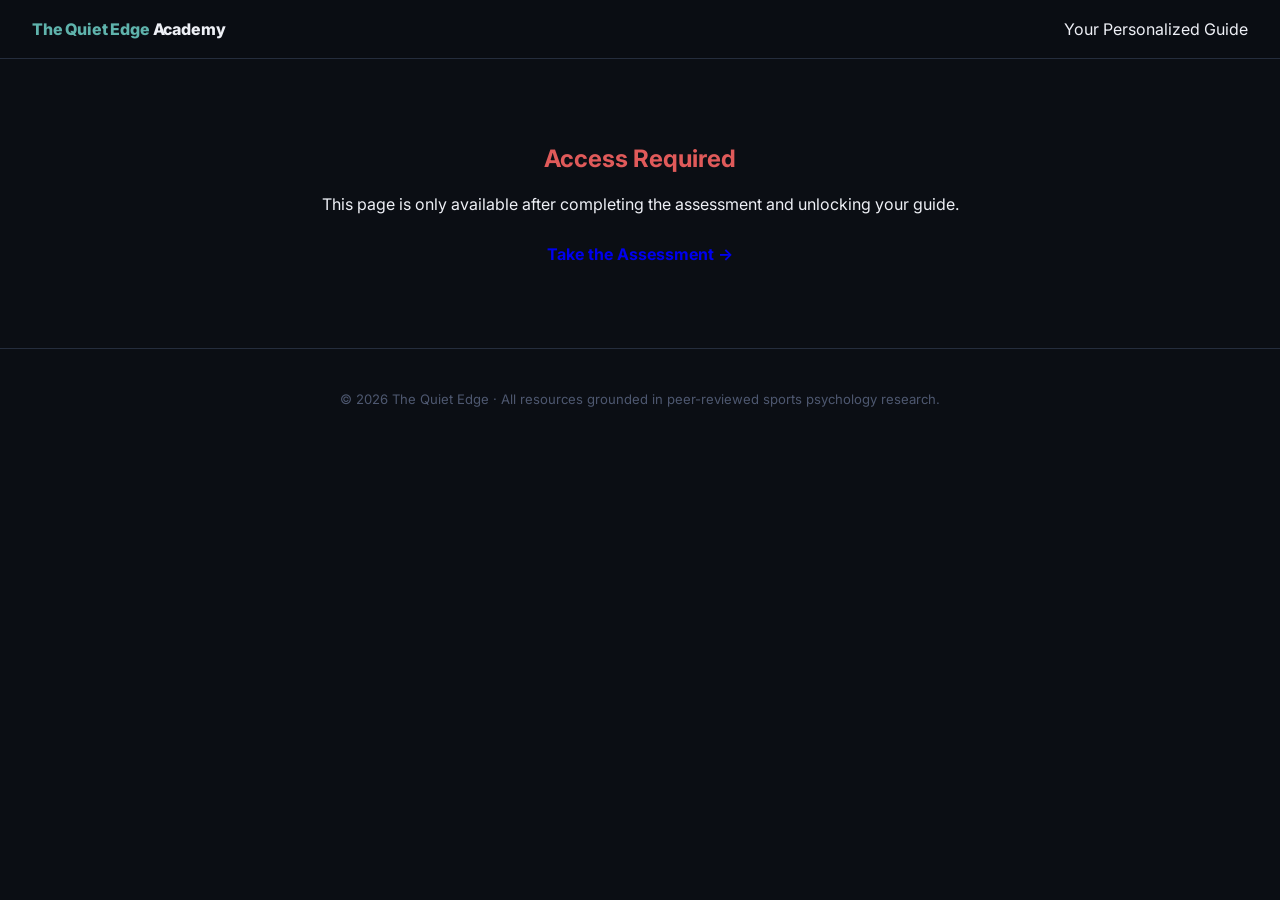
<file: results/index.html>
<!DOCTYPE html>
<html lang="en">
<head>
  <meta charset="UTF-8" />
  <meta name="viewport" content="width=device-width, initial-scale=1.0" />
  <title>Your Personalized Guide — The Quiet Edge Academy</title>
  <meta name="robots" content="noindex, nofollow" />
  <link rel="preconnect" href="https://fonts.googleapis.com" />
  <link rel="stylesheet" href="https://fonts.googleapis.com/css2?family=Inter:wght@400;500;600;700;800&display=swap" />
  <link rel="stylesheet" href="../css/style.css" />
</head>
<body class="print-target">

<!-- ── Navigation ──────────────────────────────────────────────────────── -->
<nav class="nav" id="site-nav">
  <a class="nav-logo" href="../"><span>The Quiet Edge</span> Academy</a>
  <span class="nav-badge">Your Personalized Guide</span>
</nav>

<!-- ── Loading ─────────────────────────────────────────────────────────── -->
<div id="screen-loading" class="loading-state">
  <div class="spinner"></div>
  <p>Loading your personalized guide…</p>
</div>

<!-- ── Access Error ─────────────────────────────────────────────────────── -->
<div id="screen-error" class="error-state hidden">
  <div class="container">
    <h2>Access Required</h2>
    <p style="margin-bottom:24px;">This page is only available after completing the assessment and unlocking your guide.</p>
    <a href="../" class="btn btn-primary">Take the Assessment →</a>
  </div>
</div>

<!-- ── Full Results ─────────────────────────────────────────────────────── -->
<div id="screen-results" class="hidden">

  <div class="container-wide">

    <!-- Header -->
    <div class="results-header">
      <div class="eyebrow">Your Personalized Mental Performance Guide</div>
      <h1>Your <span class="teal">Matched Resources</span></h1>
      <p class="dim" id="results-subtitle">Ranked by best-fit match to your profile.</p>
    </div>

    <!-- Summary box -->
    <div class="summary-box" id="summary-box">
      <h3>Your Profile</h3>
      <div class="summary-grid" id="summary-grid">
        <!-- injected by JS -->
      </div>
    </div>

    <!-- Toolbar -->
    <div class="results-toolbar">
      <div class="results-summary-pill">
        <strong id="results-count">—</strong>&nbsp;resources matched to your profile
      </div>
      <div style="display:flex;gap:10px;flex-wrap:wrap;">
        <button class="btn btn-secondary" onclick="window.print()">⬇ Download PDF</button>
        <a href="../" class="btn btn-secondary">Retake Assessment</a>
      </div>
    </div>

    <!-- Resource cards -->
    <div class="full-resource-list" id="full-resource-list">
      <!-- injected by JS -->
    </div>

    <!-- PDF download prompt -->
    <div class="pdf-btn-wrap">
      <button class="btn btn-primary btn-large" onclick="window.print()">
        ⬇ Download Your Guide as PDF
      </button>
      <p class="pdf-disclaimer">
        In Chrome/Edge: File → Print → Save as PDF.<br>
        Tip: select "Background graphics" for best results.
      </p>
    </div>

    <!-- Footer note -->
    <div class="summary-box" style="text-align:center;margin-bottom:60px;">
      <p style="margin-bottom:12px;">
        <strong style="color:var(--text)">New resources are added every week</strong> as we release new episodes.
      </p>
      <p>
        Follow <a href="https://www.youtube.com/@TheQuietEdgeExperience" target="_blank" style="color:var(--teal)">The Quiet Edge on YouTube</a>
        to get notified when new tools are released —
        each one is built to complement the research in the video.
      </p>
    </div>

  </div>

</div>

<!-- ── Footer ───────────────────────────────────────────────────────────── -->
<footer class="footer" id="site-footer">
  <p>© 2026 The Quiet Edge · All resources grounded in peer-reviewed sports psychology research.</p>
</footer>

<script src="../js/results.js"></script>
</body>
</html>
</file>
<file: css/style.css>
/* ── The Quiet Edge Academy ─────────────────────────────────────────────────
   Dark premium theme · Teal accent · Sales-psychology optimized
   ─────────────────────────────────────────────────────────────────────────── */

:root {
  --bg:          #0b0e14;
  --bg-2:        #111520;
  --bg-card:     #161b27;
  --bg-hover:    #1c2233;
  --border:      #252d3d;
  --border-light:#2f3a50;
  --teal:        #5fb3ac;
  --teal-dim:    #3d7f7a;
  --teal-glow:   rgba(95,179,172,0.12);
  --teal-deep:   rgba(95,179,172,0.06);
  --text:        #eef0f6;
  --text-dim:    #8e97b0;
  --text-muted:  #4e5870;
  --gold:        #c9a227;
  --orange:      #e8884a;
  --red:         #e05a5a;
  --radius:      14px;
  --radius-sm:   8px;
  --radius-lg:   20px;
  --shadow-sm:   0 2px 12px rgba(0,0,0,0.3);
  --shadow:      0 8px 32px rgba(0,0,0,0.4);
  --shadow-lg:   0 16px 64px rgba(0,0,0,0.5);
  --transition:  0.18s ease;
}

*, *::before, *::after { box-sizing: border-box; margin: 0; padding: 0; }
html { scroll-behavior: smooth; }
body {
  background: var(--bg);
  color: var(--text);
  font-family: 'Inter', 'Segoe UI', system-ui, sans-serif;
  font-size: 16px;
  line-height: 1.65;
  -webkit-font-smoothing: antialiased;
}

/* ── Utilities ──────────────────────────────────────────────────────────────*/
.hidden { display: none !important; }
.teal   { color: var(--teal); }
.container      { max-width: 720px;  margin: 0 auto; padding: 0 24px; }
.container-wide { max-width: 1000px; margin: 0 auto; padding: 0 24px; }

/* ── Navigation ─────────────────────────────────────────────────────────────*/
.nav {
  position: sticky; top: 0; z-index: 100;
  display: flex; align-items: center; justify-content: space-between;
  padding: 16px 32px;
  background: rgba(11,14,20,0.92);
  backdrop-filter: blur(16px);
  border-bottom: 1px solid var(--border);
}
.nav-logo {
  font-size: 1rem; font-weight: 800; color: var(--text);
  text-decoration: none; letter-spacing: -0.01em;
}
.nav-logo span { color: var(--teal); }
.nav-pill {
  font-size: 0.72rem; font-weight: 600; letter-spacing: 0.06em;
  background: var(--teal-glow); color: var(--teal);
  border: 1px solid var(--teal-dim); border-radius: 20px;
  padding: 4px 12px;
}

/* ── Hero Section ────────────────────────────────────────────────────────── */
.hero-section {
  padding: 96px 0 80px;
  text-align: center;
  background: radial-gradient(ellipse 80% 60% at 50% -10%, rgba(95,179,172,0.1) 0%, transparent 70%);
  border-bottom: 1px solid var(--border);
}
.hero-eyebrow {
  display: inline-flex; align-items: center; gap: 8px;
  font-size: 0.78rem; font-weight: 600; letter-spacing: 0.1em;
  text-transform: uppercase; color: var(--teal);
  background: var(--teal-glow); border: 1px solid var(--teal-dim);
  padding: 6px 16px; border-radius: 20px; margin-bottom: 32px;
}
.eyebrow-dot {
  width: 7px; height: 7px; background: var(--teal);
  border-radius: 50%; animation: pulse 2s infinite;
}
@keyframes pulse {
  0%, 100% { opacity: 1; transform: scale(1); }
  50%       { opacity: 0.5; transform: scale(0.8); }
}
.hero-h1 {
  font-size: clamp(2.2rem, 5vw, 3.6rem);
  font-weight: 900; line-height: 1.1;
  letter-spacing: -0.03em; margin-bottom: 24px;
}
.hero-accent {
  background: linear-gradient(135deg, var(--teal) 0%, #8eeee7 100%);
  -webkit-background-clip: text; -webkit-text-fill-color: transparent;
  background-clip: text;
}
.hero-sub {
  font-size: 1.15rem; color: var(--text-dim); max-width: 520px;
  margin: 0 auto 40px; line-height: 1.7;
}
.hero-cta-wrap { margin-bottom: 56px; }
.hero-cta-note {
  margin-top: 12px; font-size: 0.82rem; color: var(--text-muted);
}

/* Proof bar */
.proof-bar {
  display: inline-flex; align-items: center; gap: 0;
  background: var(--bg-card); border: 1px solid var(--border);
  border-radius: var(--radius); padding: 20px 32px;
  box-shadow: var(--shadow-sm);
}
.proof-item { text-align: center; padding: 0 24px; }
.proof-num  { display: block; font-size: 1.8rem; font-weight: 800; color: var(--teal); line-height: 1; }
.proof-label{ display: block; font-size: 0.75rem; color: var(--text-muted); margin-top: 4px; }
.proof-divider { width: 1px; height: 40px; background: var(--border); }

/* ── Section shared ─────────────────────────────────────────────────────── */
.section-label {
  font-size: 0.72rem; font-weight: 700; letter-spacing: 0.12em;
  text-transform: uppercase; color: var(--teal);
  margin-bottom: 12px;
}
.section-h2 {
  font-size: clamp(1.6rem, 3vw, 2.2rem); font-weight: 800;
  letter-spacing: -0.02em; line-height: 1.2; margin-bottom: 48px;
}

/* ── For Section ─────────────────────────────────────────────────────────── */
.for-section { padding: 80px 0; border-bottom: 1px solid var(--border); }
.for-grid {
  display: grid; grid-template-columns: 1fr 1fr; gap: 20px;
}
.for-card {
  display: flex; align-items: flex-start; gap: 20px;
  background: var(--bg-card); border: 1px solid var(--border);
  border-radius: var(--radius); padding: 28px;
  transition: var(--transition);
}
.for-card:hover { border-color: var(--teal-dim); background: var(--bg-hover); }
.for-icon { font-size: 2rem; flex-shrink: 0; margin-top: 2px; }
.for-card h3 { font-size: 1.1rem; font-weight: 700; margin-bottom: 6px; }
.for-card p  { font-size: 0.9rem; color: var(--text-dim); line-height: 1.6; margin: 0; }

/* ── How It Works ────────────────────────────────────────────────────────── */
.how-section { padding: 80px 0; border-bottom: 1px solid var(--border); }
.steps-grid  { display: grid; grid-template-columns: repeat(3, 1fr); gap: 20px; }
.step-card {
  background: var(--bg-card); border: 1px solid var(--border);
  border-radius: var(--radius); padding: 28px;
  position: relative; overflow: hidden;
}
.step-card::before {
  content: ''; position: absolute; top: 0; left: 0; right: 0;
  height: 3px; background: linear-gradient(90deg, var(--teal), transparent);
}
.step-num {
  font-size: 2.5rem; font-weight: 900; color: var(--teal-glow);
  color: rgba(95,179,172,0.15); line-height: 1;
  margin-bottom: 12px; letter-spacing: -0.05em;
}
.step-card h3 { font-size: 1rem; font-weight: 700; margin-bottom: 8px; }
.step-card p  { font-size: 0.875rem; color: var(--text-dim); line-height: 1.6; margin: 0; }

/* ── What's Inside ──────────────────────────────────────────────────────── */
.inside-section { padding: 80px 0; border-bottom: 1px solid var(--border); }
.inside-grid    { display: grid; grid-template-columns: 1fr 1fr; gap: 20px; }
.inside-item {
  display: flex; align-items: flex-start; gap: 16px;
  background: var(--bg-card); border: 1px solid var(--border);
  border-radius: var(--radius); padding: 24px;
  transition: var(--transition);
}
.inside-item:hover { border-color: var(--teal-dim); }
.inside-icon { font-size: 1.5rem; flex-shrink: 0; margin-top: 2px; }
.inside-item h4 { font-size: 0.95rem; font-weight: 700; margin-bottom: 4px; }
.inside-item p  { font-size: 0.85rem; color: var(--text-dim); margin: 0; line-height: 1.6; }

/* ── Final CTA ───────────────────────────────────────────────────────────── */
.final-cta-section { padding: 80px 0; }
.final-cta-box {
  text-align: center;
  background: linear-gradient(135deg, var(--bg-card) 0%, rgba(95,179,172,0.06) 100%);
  border: 1px solid var(--teal-dim); border-radius: var(--radius-lg);
  padding: 64px 40px;
}
.final-cta-box h2 { font-size: 2rem; font-weight: 800; margin-bottom: 12px; }
.final-cta-box p  { color: var(--text-dim); margin-bottom: 32px; font-size: 1rem; }
.final-trust {
  display: flex; gap: 24px; justify-content: center; flex-wrap: wrap;
  margin-top: 20px;
}
.final-trust span { font-size: 0.82rem; color: var(--text-muted); }

/* ── Buttons ─────────────────────────────────────────────────────────────── */
.btn {
  display: inline-flex; align-items: center; justify-content: center;
  gap: 8px; border: none; outline: none; cursor: pointer;
  font-family: inherit; font-weight: 700; text-decoration: none;
  transition: var(--transition); border-radius: var(--radius-sm);
}
.btn-hero {
  background: var(--teal); color: #0b0e14;
  padding: 16px 36px; font-size: 1rem; border-radius: var(--radius-sm);
}
.btn-hero:hover {
  background: #6eccc5; transform: translateY(-2px);
  box-shadow: 0 6px 28px rgba(95,179,172,0.4);
}
.btn-arrow { font-size: 1.1rem; }
.btn-full  { width: 100%; }
.btn-back  {
  background: transparent; color: var(--text-dim);
  border: 1px solid var(--border); padding: 12px 24px; font-size: 0.9rem;
}
.btn-back:hover { border-color: var(--teal-dim); color: var(--text); }
.btn-next  {
  background: var(--teal); color: #0b0e14;
  padding: 13px 28px; font-size: 0.95rem;
}
.btn-next:hover  { background: #6eccc5; }
.btn-next:disabled { opacity: 0.35; cursor: not-allowed; transform: none; box-shadow: none; }
.btn-checkout {
  display: block; width: 100%; text-align: center;
  background: var(--teal); color: #0b0e14;
  padding: 15px 24px; font-size: 1rem; font-weight: 700;
  border-radius: var(--radius-sm); text-decoration: none;
  transition: var(--transition); margin-top: 16px;
}
.btn-checkout:hover { background: #6eccc5; transform: translateY(-1px); }
.btn-outline-sm {
  background: transparent; color: var(--text-dim);
  border: 1px solid var(--border); padding: 9px 14px;
  font-size: 0.82rem; white-space: nowrap;
}
.btn-outline-sm:hover { border-color: var(--teal-dim); color: var(--text); }

/* ── Assessment ─────────────────────────────────────────────────────────── */
#screen-assessment { padding: 48px 0 80px; }
.assessment-wrap { max-width: 680px; margin: 0 auto; }

.progress-wrap { margin-bottom: 48px; }
.progress-steps {
  display: flex; align-items: center;
}
.progress-step {
  flex: 1; display: flex; flex-direction: column; align-items: center;
  gap: 6px; position: relative;
}
.progress-step:not(:last-child)::after {
  content: ''; position: absolute; top: 15px; left: 50%; width: 100%;
  height: 2px; background: var(--border); z-index: 0;
}
.progress-step.done:not(:last-child)::after  { background: var(--teal); }
.step-dot {
  width: 30px; height: 30px; border-radius: 50%;
  display: flex; align-items: center; justify-content: center;
  font-size: 0.72rem; font-weight: 700; z-index: 1;
  background: var(--bg-card); border: 2px solid var(--border);
  color: var(--text-muted); transition: var(--transition);
}
.progress-step.active .step-dot { border-color: var(--teal); color: var(--teal); background: var(--teal-glow); }
.progress-step.done   .step-dot { border-color: var(--teal); background: var(--teal); color: #0b0e14; }
.step-label { font-size: 0.65rem; color: var(--text-muted); text-transform: uppercase; letter-spacing: 0.06em; }
.progress-step.active .step-label,
.progress-step.done   .step-label { color: var(--teal); }

.question-header { text-align: center; margin-bottom: 36px; }
.step-indicator  { font-size: 0.75rem; font-weight: 600; letter-spacing: 0.1em; text-transform: uppercase; color: var(--teal); margin-bottom: 10px; }
.question-header h2 { font-size: clamp(1.4rem, 3vw, 1.9rem); font-weight: 800; letter-spacing: -0.02em; margin-bottom: 8px; }
.question-header p  { font-size: 0.95rem; color: var(--text-dim); }

.card-grid {
  display: grid; gap: 12px; margin-bottom: 32px;
  grid-template-columns: repeat(auto-fit, minmax(270px, 1fr));
}
.card-grid-2 { grid-template-columns: 1fr 1fr; }

.option-card {
  display: flex; align-items: flex-start; gap: 16px;
  background: var(--bg-card); border: 2px solid var(--border);
  border-radius: var(--radius); padding: 20px; cursor: pointer;
  transition: var(--transition); text-align: left;
}
.option-card:hover    { border-color: var(--teal-dim); background: var(--bg-hover); }
.option-card.selected { border-color: var(--teal); background: var(--teal-glow); }
.card-icon { font-size: 1.6rem; flex-shrink: 0; line-height: 1; margin-top: 2px; }
.card-body h3 { font-size: 0.95rem; font-weight: 700; color: var(--text); margin-bottom: 2px; }
.card-body p  { font-size: 0.82rem; color: var(--text-dim); line-height: 1.5; margin: 0; }
.option-card.selected .card-body h3 { color: var(--teal); }
.badge-stage {
  display: inline-block; font-size: 0.65rem; font-weight: 700;
  background: var(--teal-glow); color: var(--teal);
  border: 1px solid var(--teal-dim); padding: 2px 9px;
  border-radius: 10px; margin-top: 6px; letter-spacing: 0.04em;
}

.nav-btns { display: flex; gap: 12px; justify-content: center; }

/* ── Email Gate ──────────────────────────────────────────────────────────── */
#screen-gate { padding: 60px 0 80px; }
.gate-wrap   { max-width: 460px; margin: 0 auto; }
.gate-box    { text-align: center; }
.gate-check  {
  width: 64px; height: 64px; border-radius: 50%;
  background: var(--teal-glow); border: 2px solid var(--teal);
  display: flex; align-items: center; justify-content: center;
  font-size: 1.6rem; margin: 0 auto 24px; color: var(--teal);
}
.gate-box h2   { font-size: 1.8rem; font-weight: 800; margin-bottom: 12px; }
.gate-sub      { color: var(--text-dim); margin-bottom: 28px; line-height: 1.6; }
.gate-sub strong { color: var(--text); }
#gate-form { display: flex; flex-direction: column; gap: 10px; }
.gate-disclaimer { font-size: 0.78rem; color: var(--text-muted); margin-top: 12px; }

/* ── Form inputs ─────────────────────────────────────────────────────────── */
.form-input {
  width: 100%; padding: 13px 16px;
  background: var(--bg-2); border: 1px solid var(--border);
  border-radius: var(--radius-sm); color: var(--text);
  font-size: 0.95rem; font-family: inherit; outline: none;
  transition: var(--transition);
}
.form-input:focus    { border-color: var(--teal); }
.form-input::placeholder { color: var(--text-muted); }
.form-input-sm { padding: 9px 12px; font-size: 0.85rem; }

/* ── Preview ─────────────────────────────────────────────────────────────── */
#screen-preview { padding: 60px 0 80px; }
.preview-wrap   { max-width: 800px; margin: 0 auto; }
.preview-header { text-align: center; margin-bottom: 40px; }
.preview-badge  {
  display: inline-flex; align-items: center; gap: 8px;
  background: var(--teal-glow); border: 1px solid var(--teal-dim);
  color: var(--teal); padding: 6px 16px; border-radius: 20px;
  font-size: 0.82rem; font-weight: 600; margin-bottom: 16px;
}
.preview-badge-dot {
  width: 7px; height: 7px; background: var(--teal);
  border-radius: 50%;
}
.preview-header h2 { font-size: 1.8rem; font-weight: 800; margin-bottom: 8px; }
.preview-header p  { color: var(--text-dim); font-size: 0.95rem; }

.resource-preview-list { display: flex; flex-direction: column; gap: 10px; margin-bottom: 40px; }
.resource-preview-card {
  display: flex; align-items: center; gap: 16px;
  background: var(--bg-card); border: 1px solid var(--border);
  border-radius: var(--radius); padding: 18px 22px;
  transition: var(--transition);
}
.resource-preview-card.unlocked { border-color: var(--teal-dim); }
.resource-card-rank {
  width: 32px; height: 32px; border-radius: 8px;
  background: var(--teal-glow); color: var(--teal);
  font-size: 0.75rem; font-weight: 800;
  display: flex; align-items: center; justify-content: center; flex-shrink: 0;
}
.resource-card-body  { flex: 1; min-width: 0; }
.resource-card-body h3 { font-size: 0.95rem; font-weight: 700; margin-bottom: 6px; }
.resource-card-meta  { display: flex; flex-wrap: wrap; gap: 5px; }
.meta-tag {
  font-size: 0.68rem; font-weight: 600; padding: 2px 9px;
  border-radius: 8px; letter-spacing: 0.03em;
}
.meta-tag.pillar            { background: rgba(99,91,255,0.12); color: #a8a3ff; }
.meta-tag.format            { background: rgba(201,162,39,0.12); color: var(--gold); }
.meta-tag.stage             { background: var(--teal-glow); color: var(--teal); }
.meta-tag.audience-athlete  { background: rgba(232,136,74,0.12); color: var(--orange); }
.meta-tag.audience-parent   { background: var(--teal-glow); color: var(--teal); }
.lock-icon { font-size: 1.1rem; color: var(--text-muted); flex-shrink: 0; }
.resource-preview-card.unlocked .lock-icon { color: var(--teal); }
.locked-blur { filter: blur(4px); pointer-events: none; user-select: none; }

/* ── Upsell ──────────────────────────────────────────────────────────────── */
.upsell-box {
  background: var(--bg-card);
  border: 1px solid var(--border-light);
  border-radius: var(--radius-lg);
  overflow: hidden;
}
.upsell-top {
  display: grid; grid-template-columns: 1fr 320px; gap: 0;
}
.upsell-left {
  padding: 40px;
  border-right: 1px solid var(--border);
}
.upsell-eyebrow {
  font-size: 0.72rem; font-weight: 700; letter-spacing: 0.1em;
  text-transform: uppercase; color: var(--teal); margin-bottom: 10px;
}
.upsell-h2 {
  font-size: 1.5rem; font-weight: 800; letter-spacing: -0.02em;
  margin-bottom: 24px; line-height: 1.3;
}
.feature-list { list-style: none; display: flex; flex-direction: column; gap: 10px; }
.feature-list li {
  display: flex; align-items: flex-start; gap: 10px;
  font-size: 0.9rem; color: var(--text-dim);
}
.feature-list li::before { content: '✓'; color: var(--teal); font-weight: 700; flex-shrink: 0; }
.upsell-right { padding: 40px; background: rgba(95,179,172,0.03); }
.price-card   { text-align: center; }
.price-label  { font-size: 0.75rem; font-weight: 600; color: var(--text-muted); text-transform: uppercase; letter-spacing: 0.08em; margin-bottom: 8px; }
.price-amount {
  font-size: 3.5rem; font-weight: 900; color: var(--text);
  line-height: 1; letter-spacing: -0.03em; margin-bottom: 6px;
}
.price-amount sup { font-size: 1.5rem; vertical-align: super; color: var(--teal); }
.price-note   { font-size: 0.78rem; color: var(--text-muted); margin-bottom: 20px; }
.promo-row    { display: flex; gap: 6px; margin-bottom: 4px; }
.promo-msg    { font-size: 0.78rem; min-height: 18px; margin-bottom: 4px; }
.promo-msg.valid   { color: var(--teal); }
.promo-msg.invalid { color: var(--red); }
.checkout-secure { font-size: 0.75rem; color: var(--text-muted); margin-top: 10px; }

/* ── Full Results Page ───────────────────────────────────────────────────── */
.results-header { padding: 60px 0 40px; text-align: center; }
.results-header .eyebrow {
  display: inline-block; font-size: 0.75rem; font-weight: 600;
  letter-spacing: 0.1em; text-transform: uppercase;
  background: var(--teal-glow); color: var(--teal);
  border: 1px solid var(--teal-dim); padding: 6px 16px;
  border-radius: 20px; margin-bottom: 20px;
}
.results-toolbar {
  display: flex; align-items: center; justify-content: space-between;
  flex-wrap: wrap; gap: 12px; padding: 16px 0;
  border-top: 1px solid var(--border); border-bottom: 1px solid var(--border);
  margin-bottom: 40px;
}
.results-summary-pill { font-size: 0.875rem; color: var(--text-dim); }
.results-summary-pill strong { color: var(--text); }
.full-resource-list { display: flex; flex-direction: column; gap: 20px; margin-bottom: 60px; }
.full-resource-card {
  background: var(--bg-card); border: 1px solid var(--border);
  border-radius: var(--radius); overflow: hidden; transition: var(--transition);
}
.full-resource-card:hover { border-color: var(--teal-dim); }
.full-resource-card.top-match { border-color: var(--teal-dim); }
.resource-card-header {
  display: flex; align-items: flex-start; gap: 16px; padding: 24px 24px 16px;
}
.resource-card-number {
  font-size: 0.72rem; font-weight: 800; color: var(--teal);
  background: var(--teal-glow); min-width: 36px; height: 36px;
  border-radius: 8px; display: flex; align-items: center; justify-content: center;
  flex-shrink: 0;
}
.resource-card-title-block { flex: 1; }
.resource-card-title-block h3 { font-size: 1.05rem; font-weight: 700; margin-bottom: 4px; }
.resource-card-title-block .framework { font-size: 0.8rem; color: var(--teal); font-weight: 600; }
.resource-card-score {
  font-size: 0.72rem; color: var(--teal); font-weight: 700;
  background: var(--teal-glow); padding: 4px 10px; border-radius: 6px; white-space: nowrap;
}
.resource-card-body { padding: 0 24px 24px; }
.resource-card-body .evidence {
  font-size: 0.85rem; color: var(--text-dim);
  background: rgba(255,255,255,0.02); border-left: 3px solid var(--teal-dim);
  padding: 12px 16px; border-radius: 0 6px 6px 0; margin-bottom: 14px; line-height: 1.6;
}
.resource-card-body .evidence strong { color: var(--text); }
.objectives { margin-bottom: 12px; }
.objectives h4 { font-size: 0.72rem; text-transform: uppercase; letter-spacing: 0.08em; color: var(--text-muted); margin-bottom: 6px; }
.objectives ul { list-style: none; }
.objectives ul li {
  font-size: 0.85rem; color: var(--text-dim); padding: 3px 0 3px 16px; position: relative;
}
.objectives ul li::before { content: '→'; position: absolute; left: 0; color: var(--teal-dim); }
.resource-card-actions {
  display: flex; align-items: center; gap: 8px; flex-wrap: wrap;
  padding: 14px 24px; border-top: 1px solid var(--border);
  background: rgba(255,255,255,0.01);
}
.btn-tool {
  display: inline-flex; align-items: center; gap: 6px;
  padding: 9px 18px; background: var(--teal); color: #0b0e14;
  border-radius: var(--radius-sm); font-size: 0.85rem; font-weight: 700;
  text-decoration: none; transition: var(--transition);
}
.btn-tool:hover { background: #6eccc5; }
.btn-guide {
  display: inline-flex; align-items: center; gap: 6px;
  padding: 9px 18px; background: transparent; color: var(--text-dim);
  border: 1px solid var(--border); border-radius: var(--radius-sm);
  font-size: 0.85rem; font-weight: 600; text-decoration: none; transition: var(--transition);
}
.btn-guide:hover { border-color: var(--teal-dim); color: var(--text); }
.resource-available-note { font-size: 0.75rem; color: var(--text-muted); font-style: italic; }
.summary-box { background: var(--bg-card); border: 1px solid var(--border); border-radius: var(--radius); padding: 28px; margin-bottom: 40px; }
.summary-box h3 { font-size: 0.95rem; font-weight: 700; margin-bottom: 14px; }
.summary-grid { display: grid; grid-template-columns: repeat(auto-fit, minmax(140px, 1fr)); gap: 12px; }
.summary-item { display: flex; flex-direction: column; gap: 3px; }
.summary-item .label { font-size: 0.68rem; text-transform: uppercase; letter-spacing: 0.08em; color: var(--text-muted); }
.summary-item .value { font-size: 0.875rem; font-weight: 600; color: var(--teal); }
.pdf-btn-wrap { text-align: center; margin: 20px 0 60px; }
.pdf-disclaimer { font-size: 0.78rem; color: var(--text-muted); margin-top: 10px; }

/* ── Loading / Error ─────────────────────────────────────────────────────── */
.loading-state { text-align: center; padding: 80px 0; color: var(--text-muted); }
.spinner {
  width: 36px; height: 36px; border: 3px solid var(--border);
  border-top-color: var(--teal); border-radius: 50%;
  animation: spin 0.7s linear infinite; margin: 0 auto 16px;
}
@keyframes spin { to { transform: rotate(360deg); } }
.error-state { text-align: center; padding: 80px 0; }
.error-state h2 { color: var(--red); margin-bottom: 12px; }

/* ── Footer ──────────────────────────────────────────────────────────────── */
.footer {
  border-top: 1px solid var(--border); padding: 40px 24px;
  text-align: center; font-size: 0.82rem; color: var(--text-muted);
}
.footer-logo { font-size: 1rem; font-weight: 800; color: var(--text); margin-bottom: 8px; }
.footer-logo span { color: var(--teal); }
.footer a { color: var(--teal); text-decoration: none; }
.footer p + p { margin-top: 4px; }

/* ── Print ───────────────────────────────────────────────────────────────── */
@media print {
  .nav, .results-toolbar .btn, .pdf-btn-wrap { display: none !important; }
  body { background: #fff; color: #111; }
  .full-resource-card { break-inside: avoid; border: 1px solid #ccc; }
  .btn-tool { background: #5fb3ac; color: #fff; }
}

/* ── Responsive ──────────────────────────────────────────────────────────── */
@media (max-width: 720px) {
  .hero-section { padding: 64px 0 60px; }
  .for-grid, .inside-grid { grid-template-columns: 1fr; }
  .steps-grid  { grid-template-columns: 1fr; }
  .proof-bar   { flex-direction: column; gap: 16px; padding: 20px; }
  .proof-divider { width: 100%; height: 1px; }
  .card-grid   { grid-template-columns: 1fr; }
  .card-grid-2 { grid-template-columns: 1fr; }
  .upsell-top  { grid-template-columns: 1fr; }
  .upsell-left { border-right: none; border-bottom: 1px solid var(--border); }
  .final-trust { flex-direction: column; gap: 8px; }
  .step-label  { display: none; }
  .nav { padding: 14px 20px; }
}
</file>
